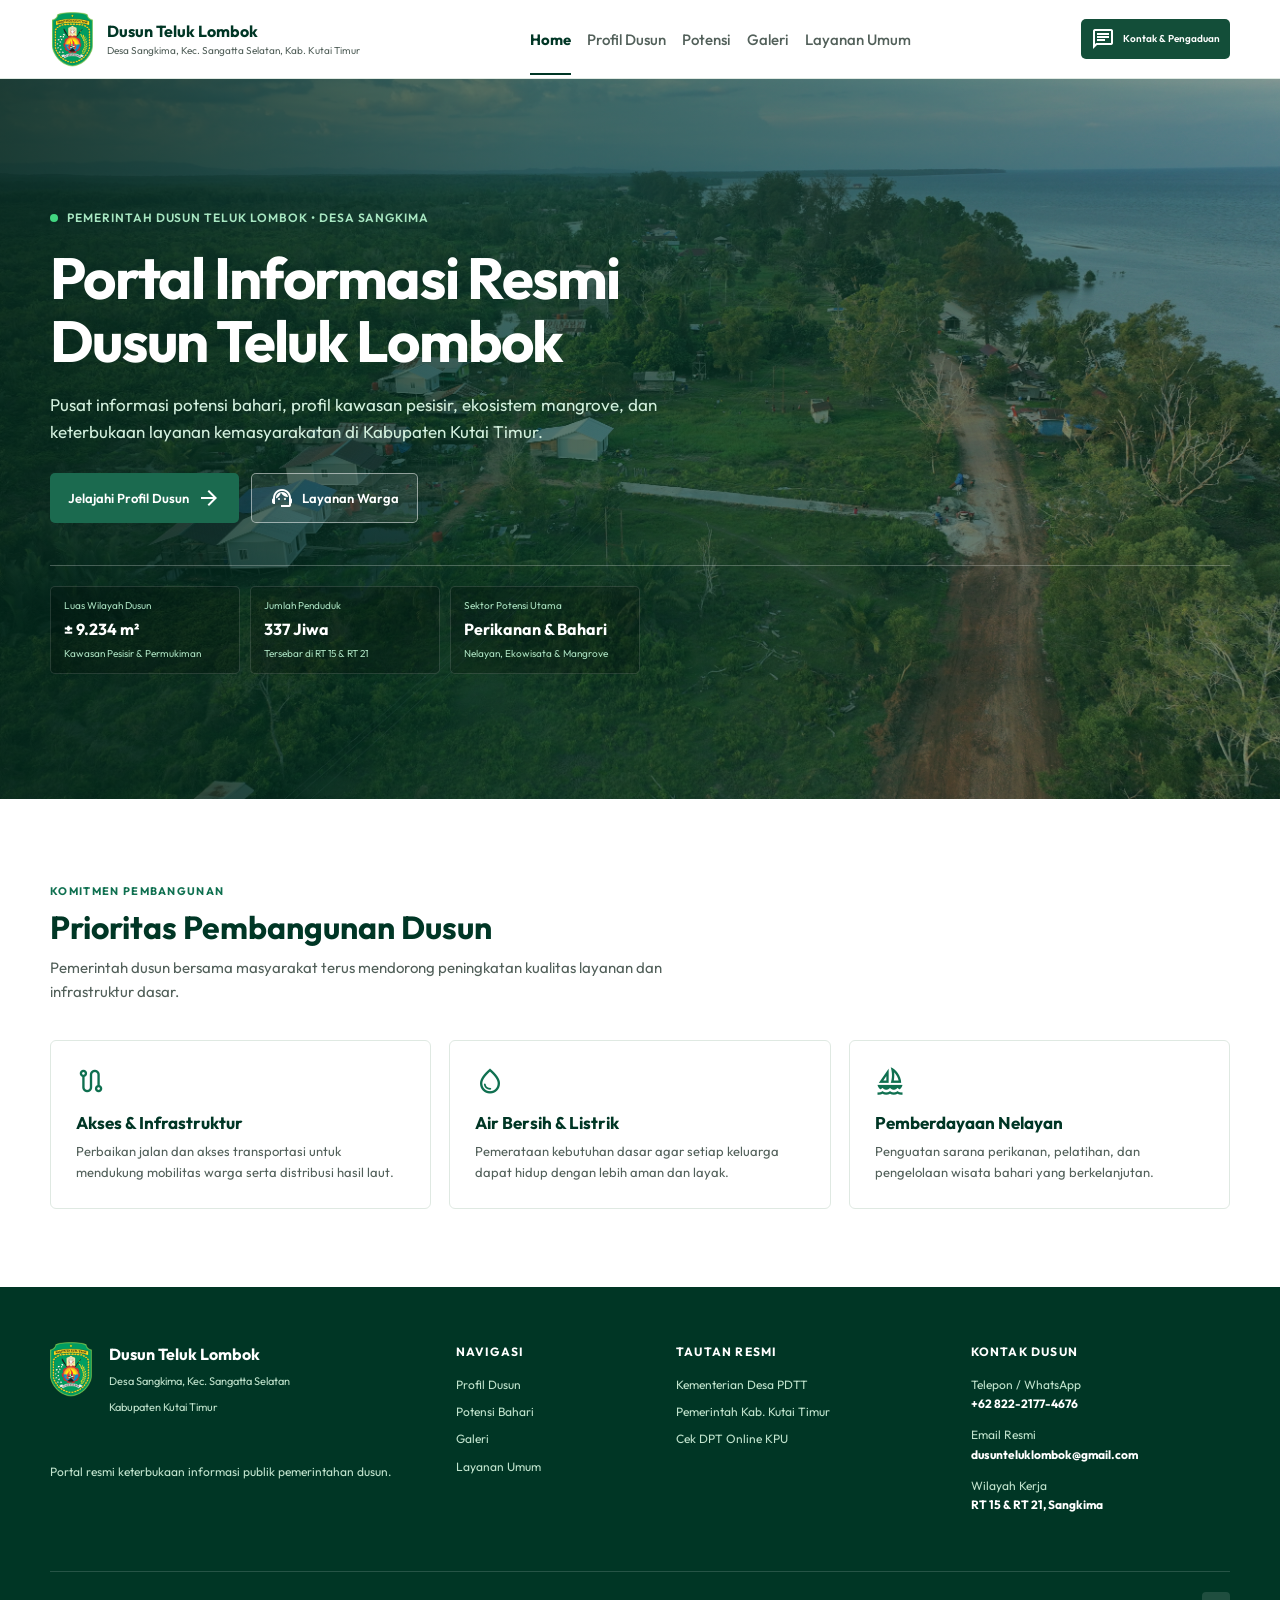
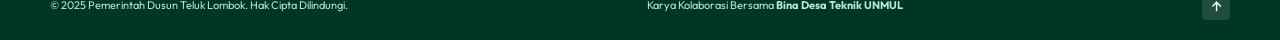
<file: index.html>
<!DOCTYPE html>
<html lang="id">

<head>
    <meta charset="UTF-8">
    <meta name="viewport" content="width=device-width, initial-scale=1.0">
    <title>Portal Resmi Dusun Teluk Lombok</title>
    <meta name="description"
        content="Portal resmi Pemerintah Dusun Teluk Lombok, Desa Sangkima, Kabupaten Kutai Timur.">
    <link rel="stylesheet" href="styles/home.css">
    <link rel="preconnect" href="https://fonts.googleapis.com">
    <link rel="preconnect" href="https://fonts.gstatic.com" crossorigin>
    <link href="https://fonts.googleapis.com/css2?family=Outfit:wght@300;400;500;600;700;800&display=swap"
        rel="stylesheet">
    <link rel="stylesheet" href="https://fonts.googleapis.com/css2?family=Material+Symbols+Outlined">
    <link rel="icon" type="image/x-icon" href="assets/LogKabupaten.png">
</head>

<body>
    <header id="header">
        <div class="container header-inner">
            <a class="brand" href="index.html#hero">
                <img src="assets/LogKabupaten.png" alt="Lambang Kabupaten Kutai Timur">
                <span><strong>Dusun Teluk Lombok</strong><small>Desa Sangkima, Kec. Sangatta Selatan, Kab. Kutai Timur</small></span>
            </a>
            <button class="hamburger" aria-label="Buka menu navigasi" aria-expanded="false">
                <span></span><span></span><span></span>
            </button>
            <nav>
                <ul class="nav-lists">
                    <li class="active"><a href="index.html#hero">Home</a></li>
                    <li><a href="views/profil-dusun.html">Profil Dusun</a></li>
                    <li><a href="views/potensi.html">Potensi</a></li>
                    <li><a href="views/galeri.html">Galeri</a></li>
                    <li><a href="views/layananumum.html">Layanan Umum</a></li>
                </ul>
            </nav>
            <a class="header-action" href="https://wa.me/6282261513928" target="_blank" rel="noopener">
                <span class="material-symbols-outlined">chat</span> Kontak &amp; Pengaduan
            </a>
        </div>
    </header>

    <main>
        <section id="hero" class="hero">
            <div class="hero-image"></div>
            <div class="hero-overlay"></div>
            <div class="container hero-content">
                <div class="eyebrow"><span></span> Pemerintah Dusun Teluk Lombok &bull; Desa Sangkima</div>
                <h1>Portal Informasi Resmi<br>Dusun Teluk Lombok</h1>
                <p>Pusat informasi potensi bahari, profil kawasan pesisir, ekosistem mangrove, dan keterbukaan layanan
                    kemasyarakatan di Kabupaten Kutai Timur.</p>
                <div class="hero-actions">
                    <a class="button button-primary" href="views/profil-dusun.html">Jelajahi Profil Dusun <span
                            class="material-symbols-outlined">arrow_forward</span></a>
                    <a class="button button-ghost" href="views/layananumum.html"><span class="material-symbols-outlined">support_agent</span>
                        Layanan Warga</a>
                </div>
                <div class="stats">
                    <div><small>Luas Wilayah Dusun</small><strong>&plusmn; 9.234 m&sup2;</strong><span>Kawasan Pesisir &amp;
                            Permukiman</span></div>
                    <div><small>Jumlah Penduduk</small><strong>337 Jiwa</strong><span>Tersebar di RT 15 &amp; RT 21</span></div>
                    <div><small>Sektor Potensi Utama</small><strong>Perikanan &amp; Bahari</strong><span>Nelayan, Ekowisata &amp;
                            Mangrove</span></div>
                </div>
            </div>
        </section>

        <section id="tantangan" class="section section-white">
            <div class="container">
                <div class="section-heading section-heading-wide">
                    <span class="label">Komitmen Pembangunan</span>
                    <h2>Prioritas Pembangunan Dusun</h2>
                    <p>Pemerintah dusun bersama masyarakat terus mendorong peningkatan kualitas layanan dan infrastruktur dasar.</p>
                </div>
                <div class="priority-grid">
                    <article><span class="material-symbols-outlined">route</span><h3>Akses &amp; Infrastruktur</h3><p>Perbaikan jalan dan akses transportasi untuk mendukung mobilitas warga serta distribusi hasil laut.</p></article>
                    <article><span class="material-symbols-outlined">water_drop</span><h3>Air Bersih &amp; Listrik</h3><p>Pemerataan kebutuhan dasar agar setiap keluarga dapat hidup dengan lebih aman dan layak.</p></article>
                    <article><span class="material-symbols-outlined">sailing</span><h3>Pemberdayaan Nelayan</h3><p>Penguatan sarana perikanan, pelatihan, dan pengelolaan wisata bahari yang berkelanjutan.</p></article>
                </div>
            </div>
        </section>
    </main>

    <footer>
        <div class="container footer-grid">
            <div class="footer-brand"><img src="assets/LogKabupaten.png" alt="Lambang Kabupaten Kutai Timur"><div><strong>Dusun Teluk Lombok</strong><small>Desa Sangkima, Kec. Sangatta Selatan<br>Kabupaten Kutai Timur</small></div><p>Portal resmi keterbukaan informasi publik pemerintahan dusun.</p></div>
            <div><h3>Navigasi</h3><a href="views/profil-dusun.html">Profil Dusun</a><a href="views/potensi.html">Potensi Bahari</a><a href="views/galeri.html">Galeri</a><a href="views/layananumum.html">Layanan Umum</a></div>
            <div><h3>Tautan Resmi</h3><a href="https://kemendesa.go.id" target="_blank" rel="noopener">Kementerian Desa PDTT</a><a href="https://kutaitimurkab.go.id" target="_blank" rel="noopener">Pemerintah Kab. Kutai Timur</a><a href="https://cekdptonline.kpu.go.id" target="_blank" rel="noopener">Cek DPT Online KPU</a></div>
            <div><h3>Kontak Dusun</h3><p>Telepon / WhatsApp<br><strong>+62 822-2177-4676</strong></p><p>Email Resmi<br><strong>dusunteluklombok@gmail.com</strong></p><p>Wilayah Kerja<br><strong>RT 15 &amp; RT 21, Sangkima</strong></p></div>
        </div>
        <div class="container footer-bottom"><span>© 2025 Pemerintah Dusun Teluk Lombok. Hak Cipta Dilindungi.</span><span>Karya Kolaborasi Bersama <strong>Bina Desa Teknik UNMUL</strong></span><a href="index.html#hero" aria-label="Kembali ke atas">↑</a></div>
    </footer>
    <button id="scrollToTop" class="scroll-to-top" aria-label="Kembali ke atas">↑</button>
    <script src="scripts/script.js"></script>
</body>

</html>
</file>
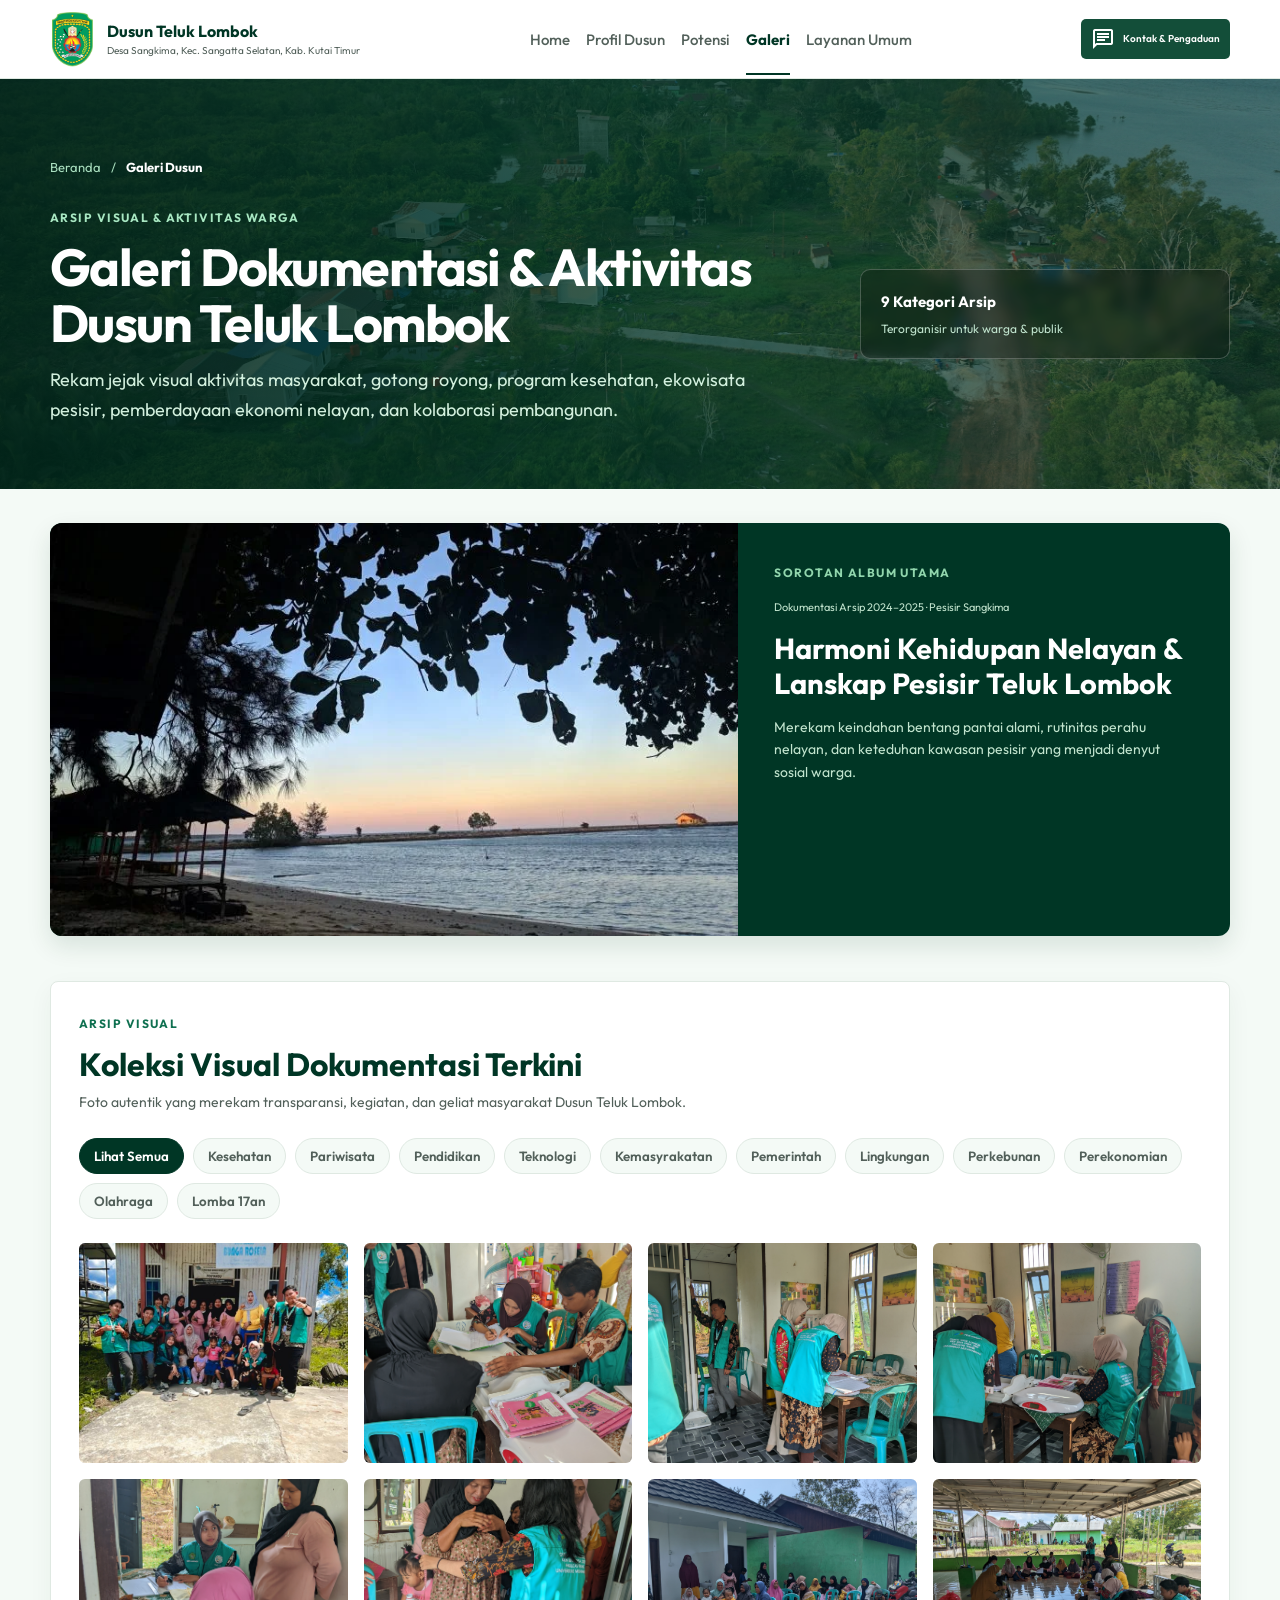
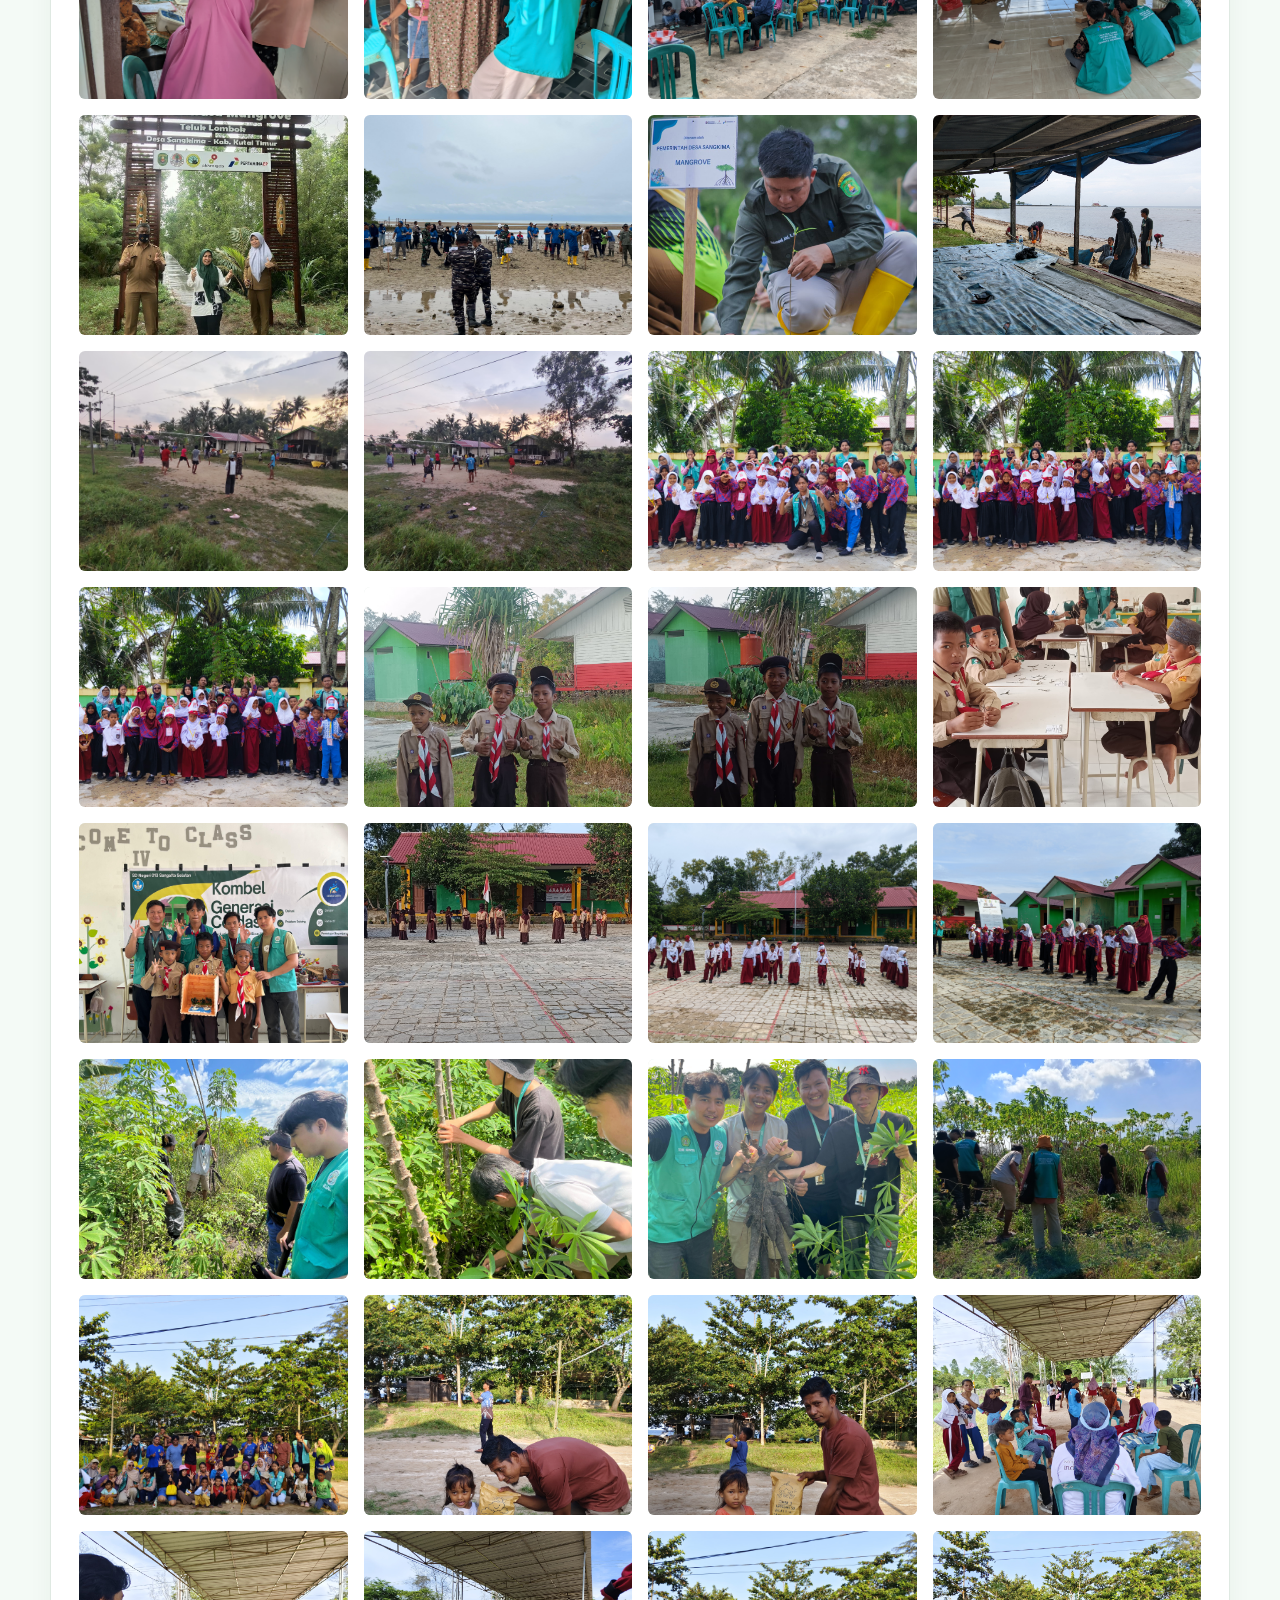
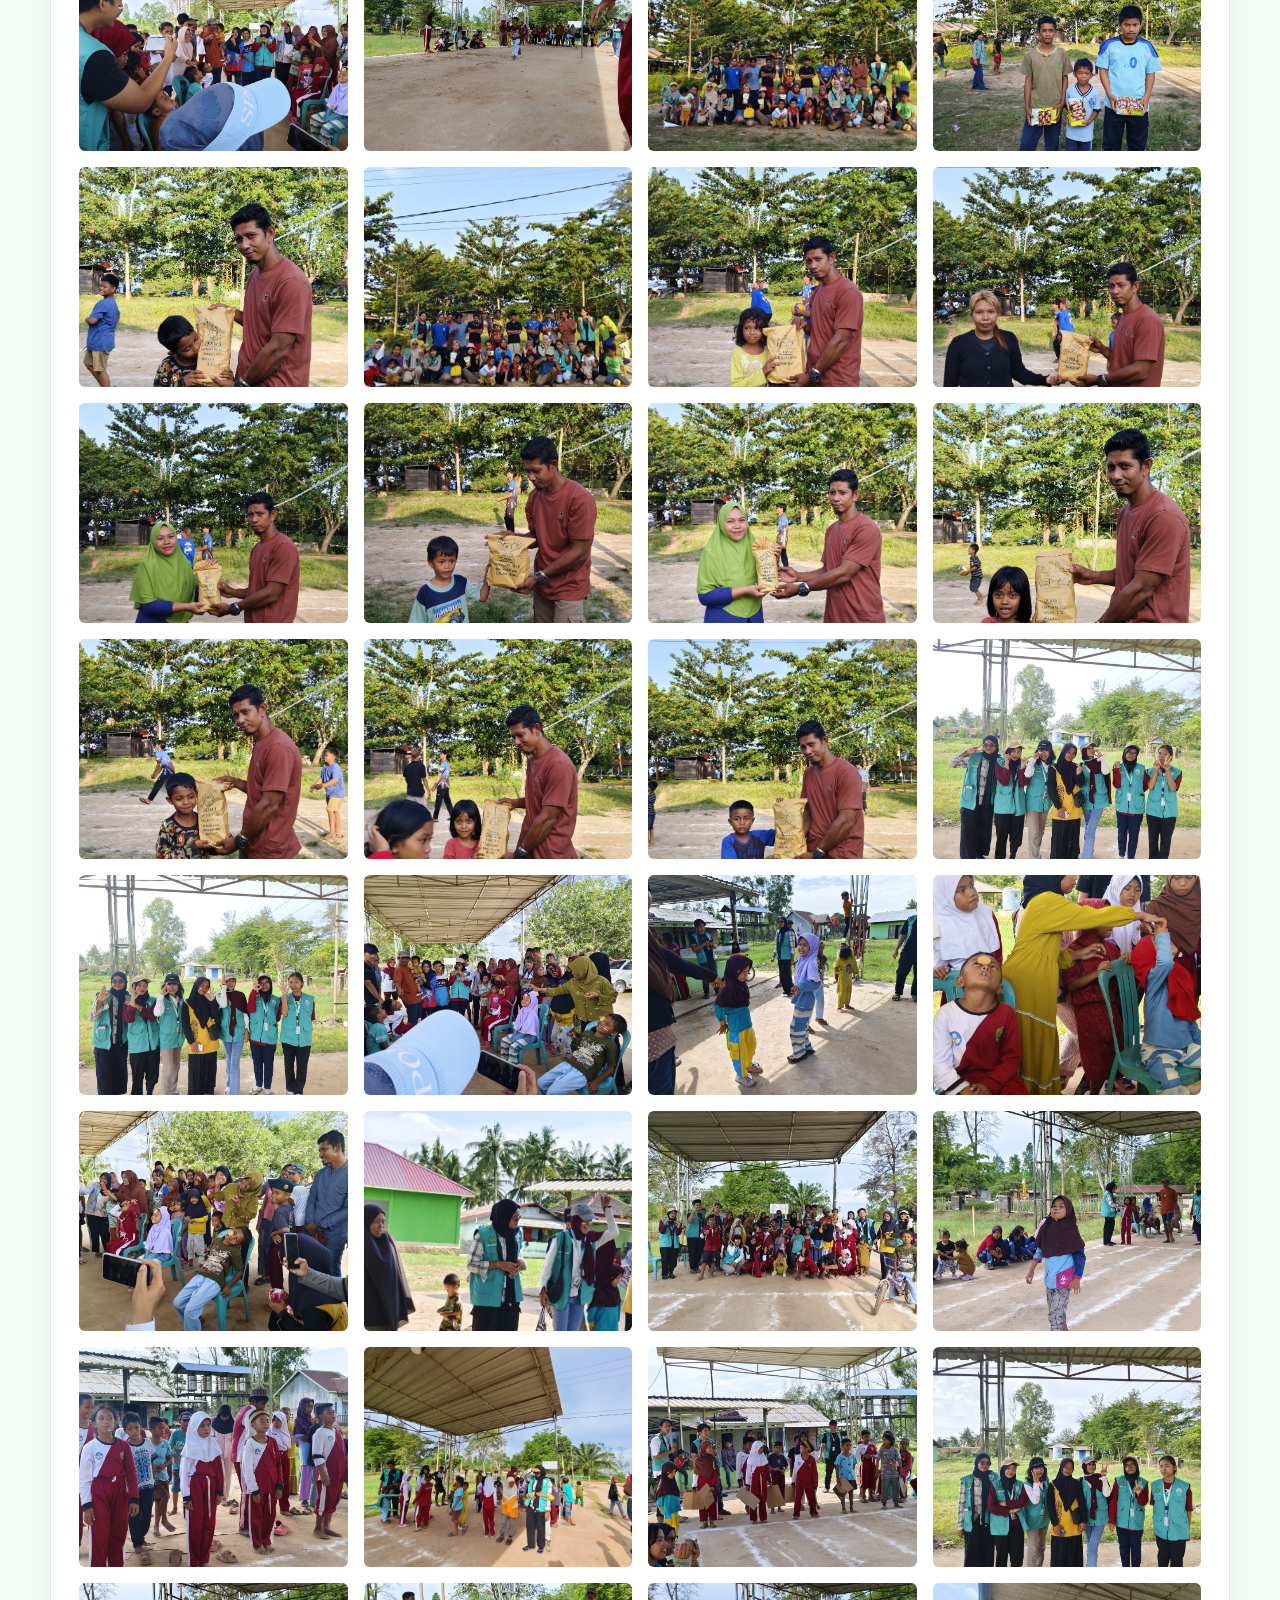
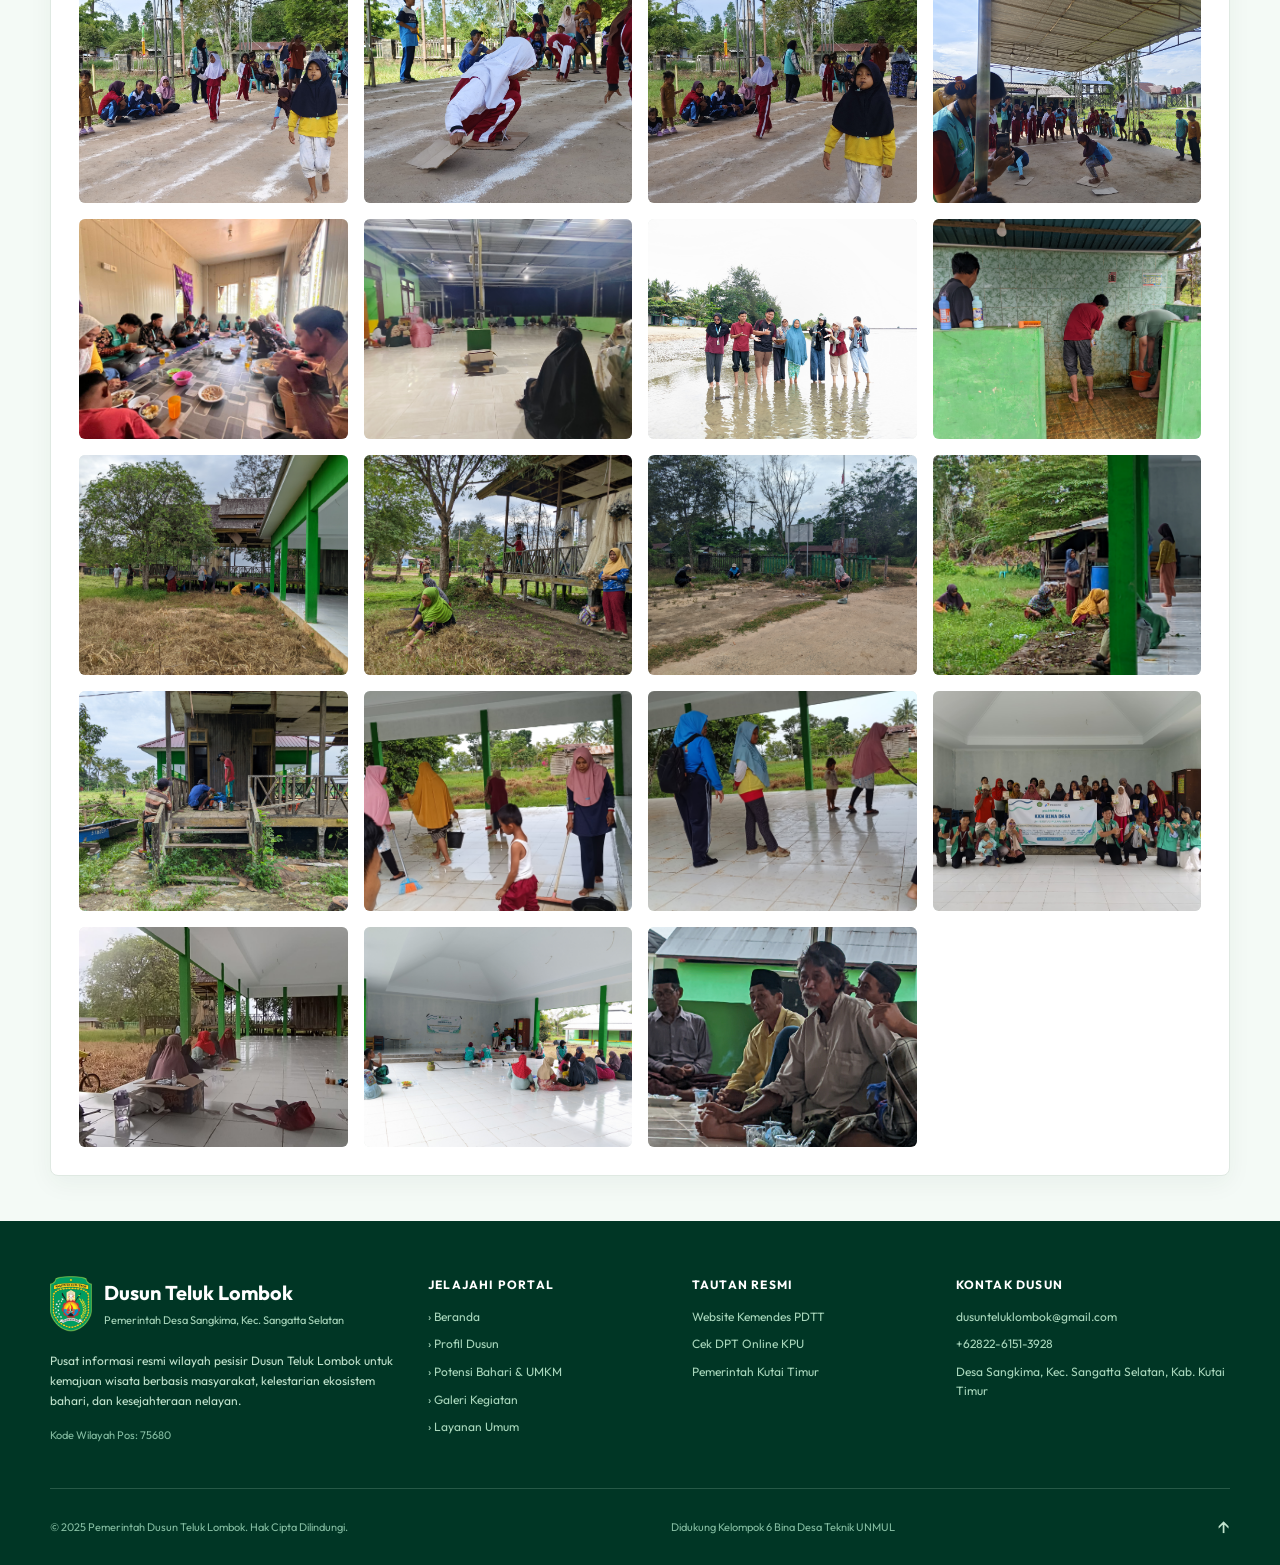
<file: views/galeri.html>
<!DOCTYPE html>
<html lang="id">

<head>
    <meta charset="UTF-8">
    <meta name="viewport" content="width=device-width, initial-scale=1.0">
    <title>Galeri | Website Dusun Teluk Lombok</title>
    <link rel="stylesheet" href="../styles/pages.css">
    <link rel="preconnect" href="https://fonts.googleapis.com">
    <link rel="preconnect" href="https://fonts.gstatic.com" crossorigin>
    <link href="https://fonts.googleapis.com/css2?family=Outfit:wght@700&display=swap" rel="stylesheet">
    <link rel="stylesheet" href="https://fonts.googleapis.com/css2?family=Material+Symbols+Outlined">
    <link rel="icon" type="image/x-icon" href="../assets/LogKabupaten.png">
    <link rel="stylesheet" href="https://cdnjs.cloudflare.com/ajax/libs/font-awesome/5.15.4/css/all.min.css">
</head>

<body class="galeri-page">
    <div class="background-container">
        <header id="header" class="site-header">
            <div class="container header-inner">
            <a class="brand" href="../index.html">
                <img src="../assets/LogKabupaten.png" alt="Lambang Kabupaten Kutai Timur">
                <span><strong>Dusun Teluk Lombok</strong><small>Desa Sangkima, Kec. Sangatta Selatan, Kab. Kutai Timur</small></span>
            </a>
            <button class="hamburger">
                <span></span>
                <span></span>
                <span></span>
            </button>
            <nav>
                <ul class="nav-lists">
                    <li><a href="../index.html">Home</a></li>
                    <li><a href="profil-dusun.html">Profil Dusun</a></li>
                    <li><a href="potensi.html">Potensi</a></li>
                    <li class="active"><a href="galeri.html">Galeri</a></li>
                    <li><a href="layananumum.html">Layanan Umum</a></li>
                </ul>
            </nav>
            <a class="header-action" href="https://wa.me/6282261513928" target="_blank" rel="noopener"><span class="material-symbols-outlined">chat</span> Kontak &amp; Pengaduan</a>
            </div>
        </header>
        <main>
            <section id="galeri" class="page-hero gallery-hero">
                <div class="breadcrumb"><a href="../index.html">Beranda</a><span>/</span><strong>Galeri Dusun</strong></div>
                <div class="gallery-hero-grid"><div><span class="page-label">Arsip Visual &amp; Aktivitas Warga</span>
                    <h1>Galeri Dokumentasi &amp; Aktivitas Dusun Teluk Lombok</h1>
                    <p>Rekam jejak visual aktivitas masyarakat, gotong royong, program kesehatan, ekowisata pesisir,
                        pemberdayaan ekonomi nelayan, dan kolaborasi pembangunan.</p></div>
                    <div class="gallery-count"><b>9 Kategori Arsip</b><span>Terorganisir untuk warga &amp; publik</span></div></div>
            </section>
            <section class="featured-gallery"><div class="featured-image"><img src="../assets/galeri/Pantai-Teluk-Lombok.jpg" alt="Pantai Teluk Lombok"></div><div><span class="page-label">Sorotan Album Utama</span><small>Dokumentasi Arsip 2024–2025 · Pesisir Sangkima</small><h2>Harmoni Kehidupan Nelayan &amp; Lanskap Pesisir Teluk Lombok</h2><p>Merekam keindahan bentang pantai alami, rutinitas perahu nelayan, dan keteduhan kawasan pesisir yang menjadi denyut sosial warga.</p></div></section>
            <section class="gallery">
                <div class="section-heading">
                    <span class="page-label">Arsip Visual</span>
                    <h2>Koleksi Visual Dokumentasi Terkini</h2>
                    <p>Foto autentik yang merekam transparansi, kegiatan, dan geliat masyarakat Dusun Teluk Lombok.</p>
                </div>
                <div class="gallery-filter">
                    <button class="filter-btn active" data-category="all">Lihat Semua</button>
                    <button class="filter-btn" data-category="Kesehatan">Kesehatan</button>
                    <button class="filter-btn" data-category="Pariwisata">Pariwisata</button>
                    <button class="filter-btn" data-category="Pendidikan">Pendidikan</button>
                    <button class="filter-btn" data-category="Teknologi">Teknologi</button>
                    <button class="filter-btn" data-category="Kemasyrakatan">Kemasyrakatan</button>
                    <button class="filter-btn" data-category="Pemerintah">Pemerintah</button>
                    <button class="filter-btn" data-category="Lingkungan">Lingkungan</button>
                    <button class="filter-btn" data-category="Perkebunan">Perkebunan</button>
                    <button class="filter-btn" data-category="Perekonomian">Perekonomian</button>
                    <button class="filter-btn" data-category="Olahraga">Olahraga</button>
                    <button class="filter-btn" data-category="Lomba 17an">Lomba 17an</button>
                </div>
                <div class="gallery-grid" id="gallery-grid">
                    <!-- Images will be dynamically inserted here -->
                </div>
            </section>
        </main>
       <footer id="pengaduan-kontak"><div class="footer-content"><div class="footer-identity"><div class="footer-brand"><img src="../assets/LogKabupaten.png" alt="Lambang Kabupaten Kutai Timur"><div><strong>Dusun Teluk Lombok</strong><span>Pemerintah Desa Sangkima, Kec. Sangatta Selatan</span></div></div><p>Pusat informasi resmi wilayah pesisir Dusun Teluk Lombok untuk kemajuan wisata berbasis masyarakat, kelestarian ekosistem bahari, dan kesejahteraan nelayan.</p><small>Kode Wilayah Pos: 75680</small></div><div class="footer-section"><h3>Jelajahi Portal</h3><a href="../index.html">› Beranda</a><a href="../views/profil-dusun.html">› Profil Dusun</a><a href="../views/potensi.html">› Potensi Bahari &amp; UMKM</a><a href="../views/galeri.html">› Galeri Kegiatan</a><a href="../views/layananumum.html">› Layanan Umum</a></div><div class="footer-section"><h3>Tautan Resmi</h3><a href="https://kemendesa.go.id" target="_blank" rel="noopener">Website Kemendes PDTT</a><a href="https://cekdptonline.kpu.go.id" target="_blank" rel="noopener">Cek DPT Online KPU</a><a href="https://kutaitimurkab.go.id" target="_blank" rel="noopener">Pemerintah Kutai Timur</a></div><div class="footer-section"><h3>Kontak Dusun</h3><p>dusunteluklombok@gmail.com</p><p>+62822-6151-3928</p><p>Desa Sangkima, Kec. Sangatta Selatan, Kab. Kutai Timur</p></div></div><div class="footer-bottom"><p>© 2025 Pemerintah Dusun Teluk Lombok. Hak Cipta Dilindungi.</p><span>Didukung Kelompok 6 Bina Desa Teknik UNMUL</span><a href="#" title="Kembali ke atas">↑</a></div></footer>
    </div>
    <button id="scrollToTop" class="scroll-to-top">↑</button>
    <script src="../scripts/script.js"></script>
</body>

</html>
</file>
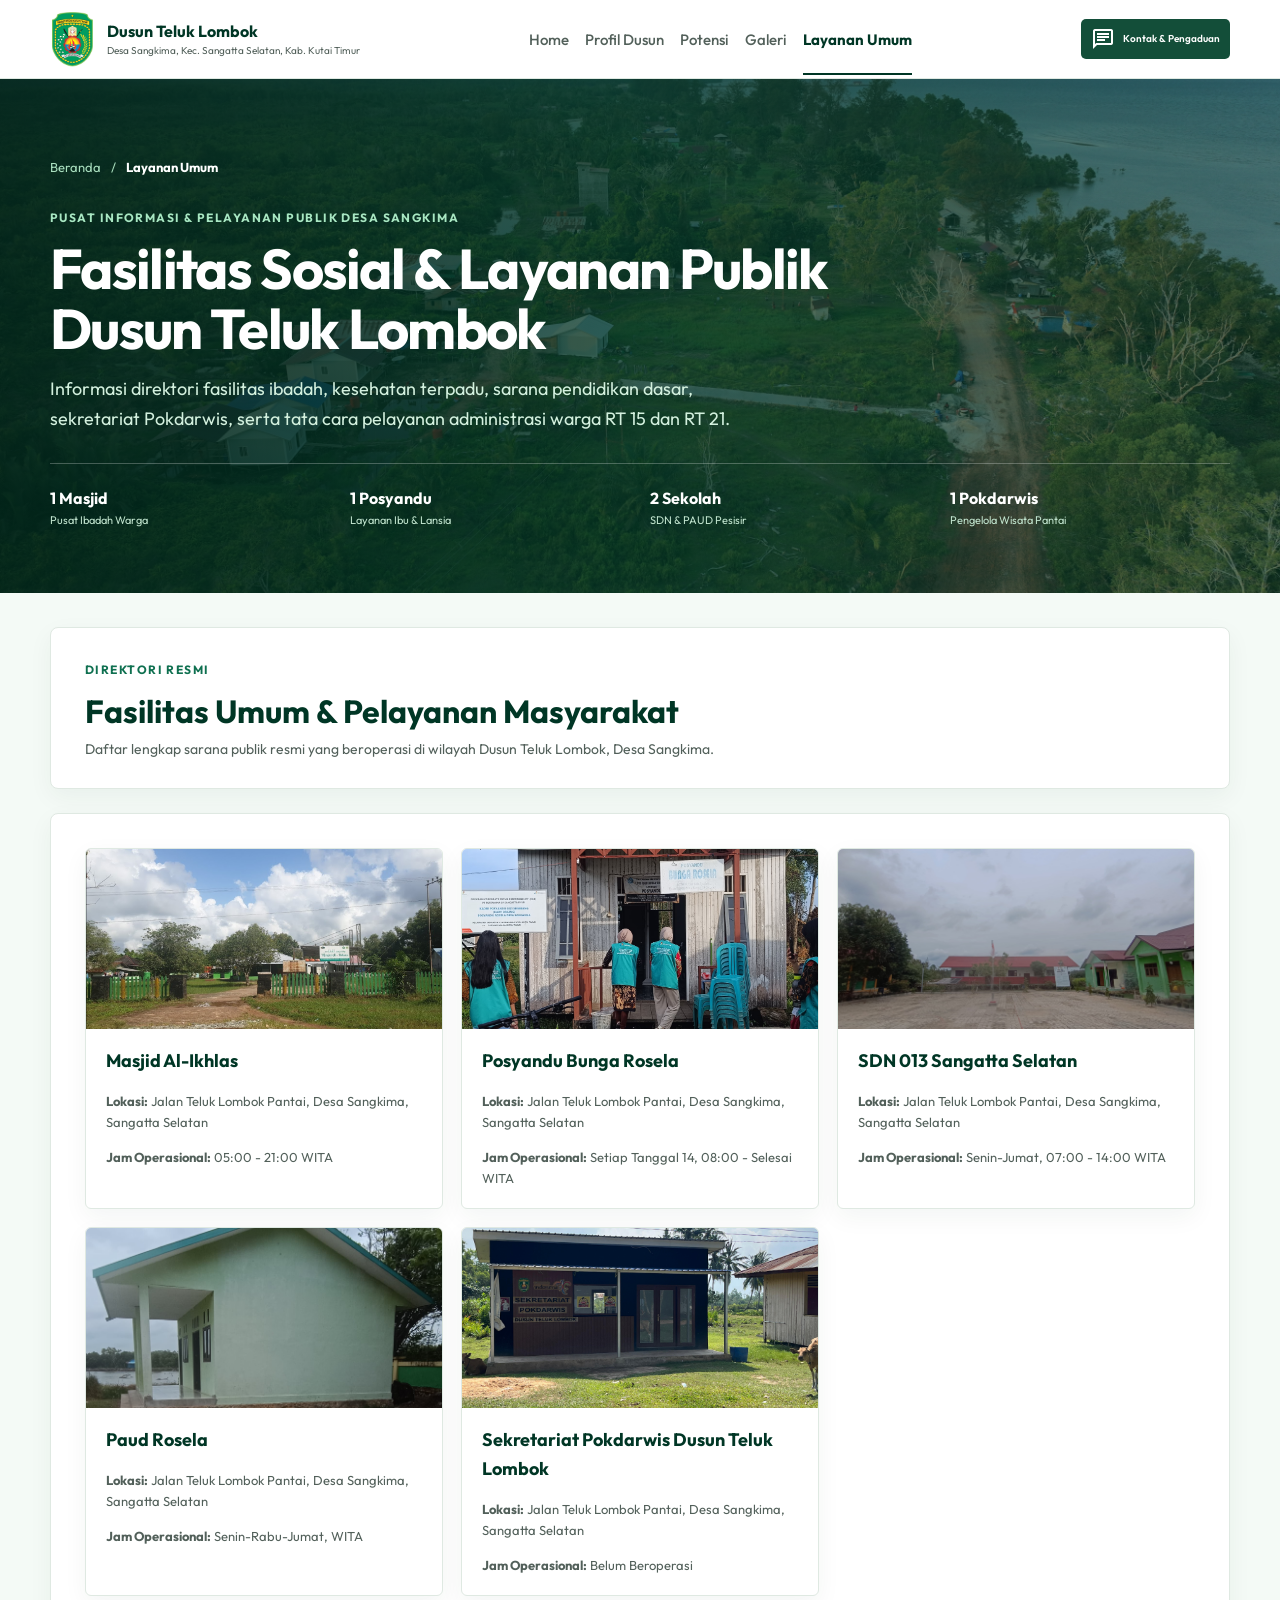
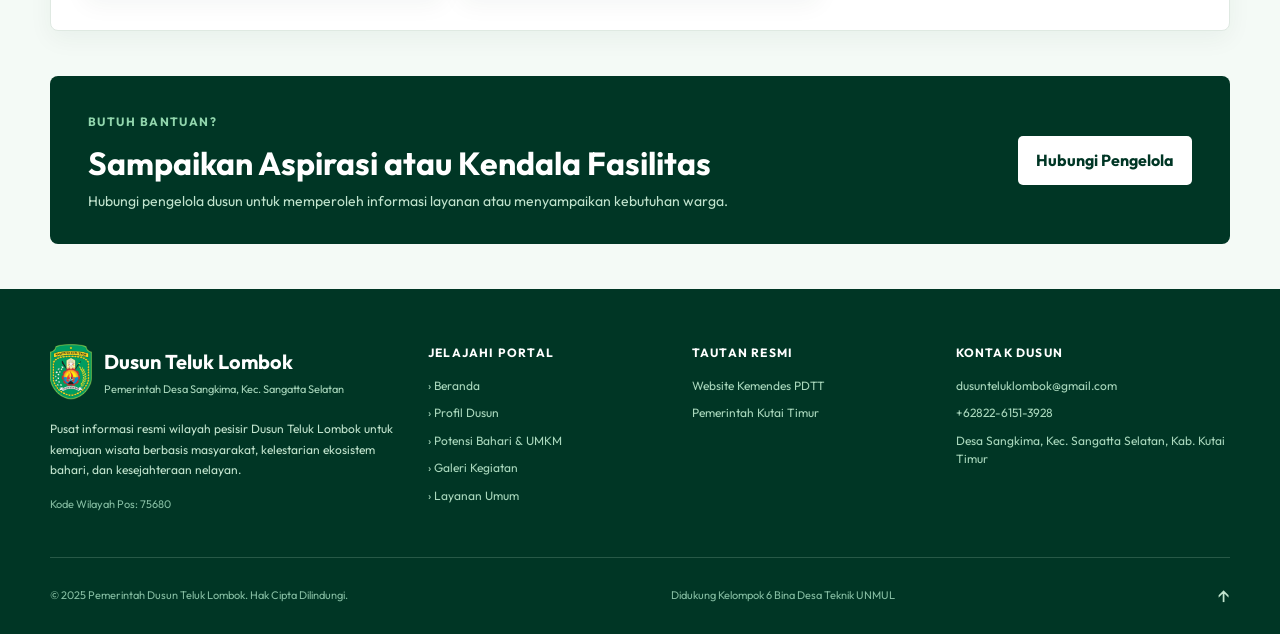
<file: views/layananumum.html>
<!DOCTYPE html>
<html lang="id">

<head>
    <meta charset="UTF-8">
    <meta name="viewport" content="width=device-width, initial-scale=1.0">
    <title>Layanan Umum | Website Dusun Teluk Lombok</title>
    <meta name="description" content="Layanan Umum Dusun">
    <meta name="keywords" content="Dusun Teluk Lombok">
    <link rel="stylesheet" href="../styles/pages.css">
    <link rel="preconnect" href="https://fonts.googleapis.com">
    <link rel="preconnect" href="https://fonts.gstatic.com" crossorigin>
    <link href="https://fonts.googleapis.com/css2?family=Outfit:wght@700&display=swap" rel="stylesheet">
    <link rel="stylesheet" href="https://fonts.googleapis.com/css2?family=Material+Symbols+Outlined">
    <link rel="icon" type="image/x-icon" href="../assets/LogKabupaten.png">
    <link rel="stylesheet" href="https://cdnjs.cloudflare.com/ajax/libs/font-awesome/5.15.4/css/all.min.css">
</head>

<body class="layanan-page">
    <div class="background-container">
        <header id="header" class="site-header">
            <div class="container header-inner">
            <a class="brand" href="../index.html">
                <img src="../assets/LogKabupaten.png" alt="Lambang Kabupaten Kutai Timur">
                <span><strong>Dusun Teluk Lombok</strong><small>Desa Sangkima, Kec. Sangatta Selatan, Kab. Kutai Timur</small></span>
            </a>
            <button class="hamburger">
                <span></span>
                <span></span>
                <span></span>
            </button>
            <nav>
                <ul class="nav-lists">
                    <li><a href="../index.html">Home</a></li>
                    <li><a href="profil-dusun.html">Profil Dusun</a></li>
                    <li><a href="potensi.html">Potensi</a></li>
                    <li><a href="galeri.html">Galeri</a></li>
                    <li class="active"><a href="layananumum.html">Layanan Umum</a></li>
                </ul>
            </nav>
            <a class="header-action" href="https://wa.me/6282261513928" target="_blank" rel="noopener"><span class="material-symbols-outlined">chat</span> Kontak &amp; Pengaduan</a>
            </div>
        </header>
        <main>
            <section id="informasi" class="page-hero service-hero">
                <div class="breadcrumb"><a href="../index.html">Beranda</a><span>/</span><strong>Layanan Umum</strong></div>
                <span class="page-label">Pusat Informasi &amp; Pelayanan Publik Desa Sangkima</span>
                <h1>Fasilitas Sosial &amp; Layanan Publik Dusun Teluk Lombok</h1>
                <p>Informasi direktori fasilitas ibadah, kesehatan terpadu, sarana pendidikan dasar, sekretariat Pokdarwis,
                    serta tata cara pelayanan administrasi warga RT 15 dan RT 21.</p>
                <div class="service-highlights"><div><b>1 Masjid</b><span>Pusat Ibadah Warga</span></div><div><b>1 Posyandu</b><span>Layanan Ibu &amp; Lansia</span></div><div><b>2 Sekolah</b><span>SDN &amp; PAUD Pesisir</span></div><div><b>1 Pokdarwis</b><span>Pengelola Wisata Pantai</span></div></div>
            </section>
            <section class="service-intro">
                <span class="page-label">Direktori Resmi</span>
                <h2>Fasilitas Umum &amp; Pelayanan Masyarakat</h2>
                <p>Daftar lengkap sarana publik resmi yang beroperasi di wilayah Dusun Teluk Lombok, Desa Sangkima.</p>
            </section>
            <section class="services-container">
                <div class="service-card">
                    <img src="../assets/Masjid.png" alt="Masjid Al-Ikhlas">
                    <h3>Masjid Al-Ikhlas</h3>
                    <p><strong>Lokasi:</strong> Jalan Teluk Lombok Pantai, Desa Sangkima, Sangatta Selatan</p>
                    <p><strong>Jam Operasional:</strong> 05:00 - 21:00 WITA</p>
                </div>
                <div class="service-card">
                    <img src="../assets/Posyandu .jpg" alt="Posyandu Bunga Rosela">
                    <h3>Posyandu Bunga Rosela</h3>
                    <p><strong>Lokasi:</strong> Jalan Teluk Lombok Pantai, Desa Sangkima, Sangatta Selatan</p>
                    <p><strong>Jam Operasional:</strong> Setiap Tanggal 14, 08:00 - Selesai WITA</p>
                </div>
                <div class="service-card">
                    <img src="../assets/SDN 013 Sangatta Selatan.jpg" alt="SDN 013 Teluk Lombok">
                    <h3>SDN 013 Sangatta Selatan</h3>
                    <p><strong>Lokasi:</strong> Jalan Teluk Lombok Pantai, Desa Sangkima, Sangatta Selatan</p>
                    <p><strong>Jam Operasional:</strong> Senin-Jumat, 07:00 - 14:00 WITA</p>
                </div>
                <div class="service-card">
                    <img src="../assets/PAUD ROSELA.jpg" alt="PAUD ROSELA">
                    <h3>Paud Rosela</h3>
                    <p><strong>Lokasi:</strong> Jalan Teluk Lombok Pantai, Desa Sangkima, Sangatta Selatan</p>
                    <p><strong>Jam Operasional:</strong> Senin-Rabu-Jumat, WITA</p>
                </div>
                <div class="service-card">
                    <img src="../assets/Sekretariat.jpg" alt="Sekretariat Dusun">
                    <h3>Sekretariat Pokdarwis Dusun Teluk Lombok</h3>
                    <p><strong>Lokasi:</strong> Jalan Teluk Lombok Pantai, Desa Sangkima, Sangatta Selatan</p>
                    <p><strong>Jam Operasional:</strong> Belum Beroperasi</p>
                </div>
            </section>
            <section class="service-cta">
                <div>
                    <span class="page-label">Butuh Bantuan?</span>
                    <h2>Sampaikan Aspirasi atau Kendala Fasilitas</h2>
                    <p>Hubungi pengelola dusun untuk memperoleh informasi layanan atau menyampaikan kebutuhan warga.</p>
                </div>
                <a href="mailto:dusunteluklombok@gmail.com">Hubungi Pengelola</a>
            </section>
        </main>
    </div>
       <footer id="pengaduan-kontak"><div class="footer-content"><div class="footer-identity"><div class="footer-brand"><img src="../assets/LogKabupaten.png" alt="Lambang Kabupaten Kutai Timur"><div><strong>Dusun Teluk Lombok</strong><span>Pemerintah Desa Sangkima, Kec. Sangatta Selatan</span></div></div><p>Pusat informasi resmi wilayah pesisir Dusun Teluk Lombok untuk kemajuan wisata berbasis masyarakat, kelestarian ekosistem bahari, dan kesejahteraan nelayan.</p><small>Kode Wilayah Pos: 75680</small></div><div class="footer-section"><h3>Jelajahi Portal</h3><a href="../index.html">› Beranda</a><a href="../views/profil-dusun.html">› Profil Dusun</a><a href="../views/potensi.html">› Potensi Bahari &amp; UMKM</a><a href="../views/galeri.html">› Galeri Kegiatan</a><a href="../views/layananumum.html">› Layanan Umum</a></div><div class="footer-section"><h3>Tautan Resmi</h3><a href="https://kemendesa.go.id" target="_blank" rel="noopener">Website Kemendes PDTT</a><a href="https://cekdptonline.kpu.go.id" target="_blank" rel="noopener">Pemerintah Kutai Timur</a></div><div class="footer-section"><h3>Kontak Dusun</h3><p>dusunteluklombok@gmail.com</p><p>+62822-6151-3928</p><p>Desa Sangkima, Kec. Sangatta Selatan, Kab. Kutai Timur</p></div></div><div class="footer-bottom"><p>© 2025 Pemerintah Dusun Teluk Lombok. Hak Cipta Dilindungi.</p><span>Didukung Kelompok 6 Bina Desa Teknik UNMUL</span><a href="#" title="Kembali ke atas">↑</a></div></footer>
    <script src="../scripts/script.js"></script>
</body>

</html>
</file>
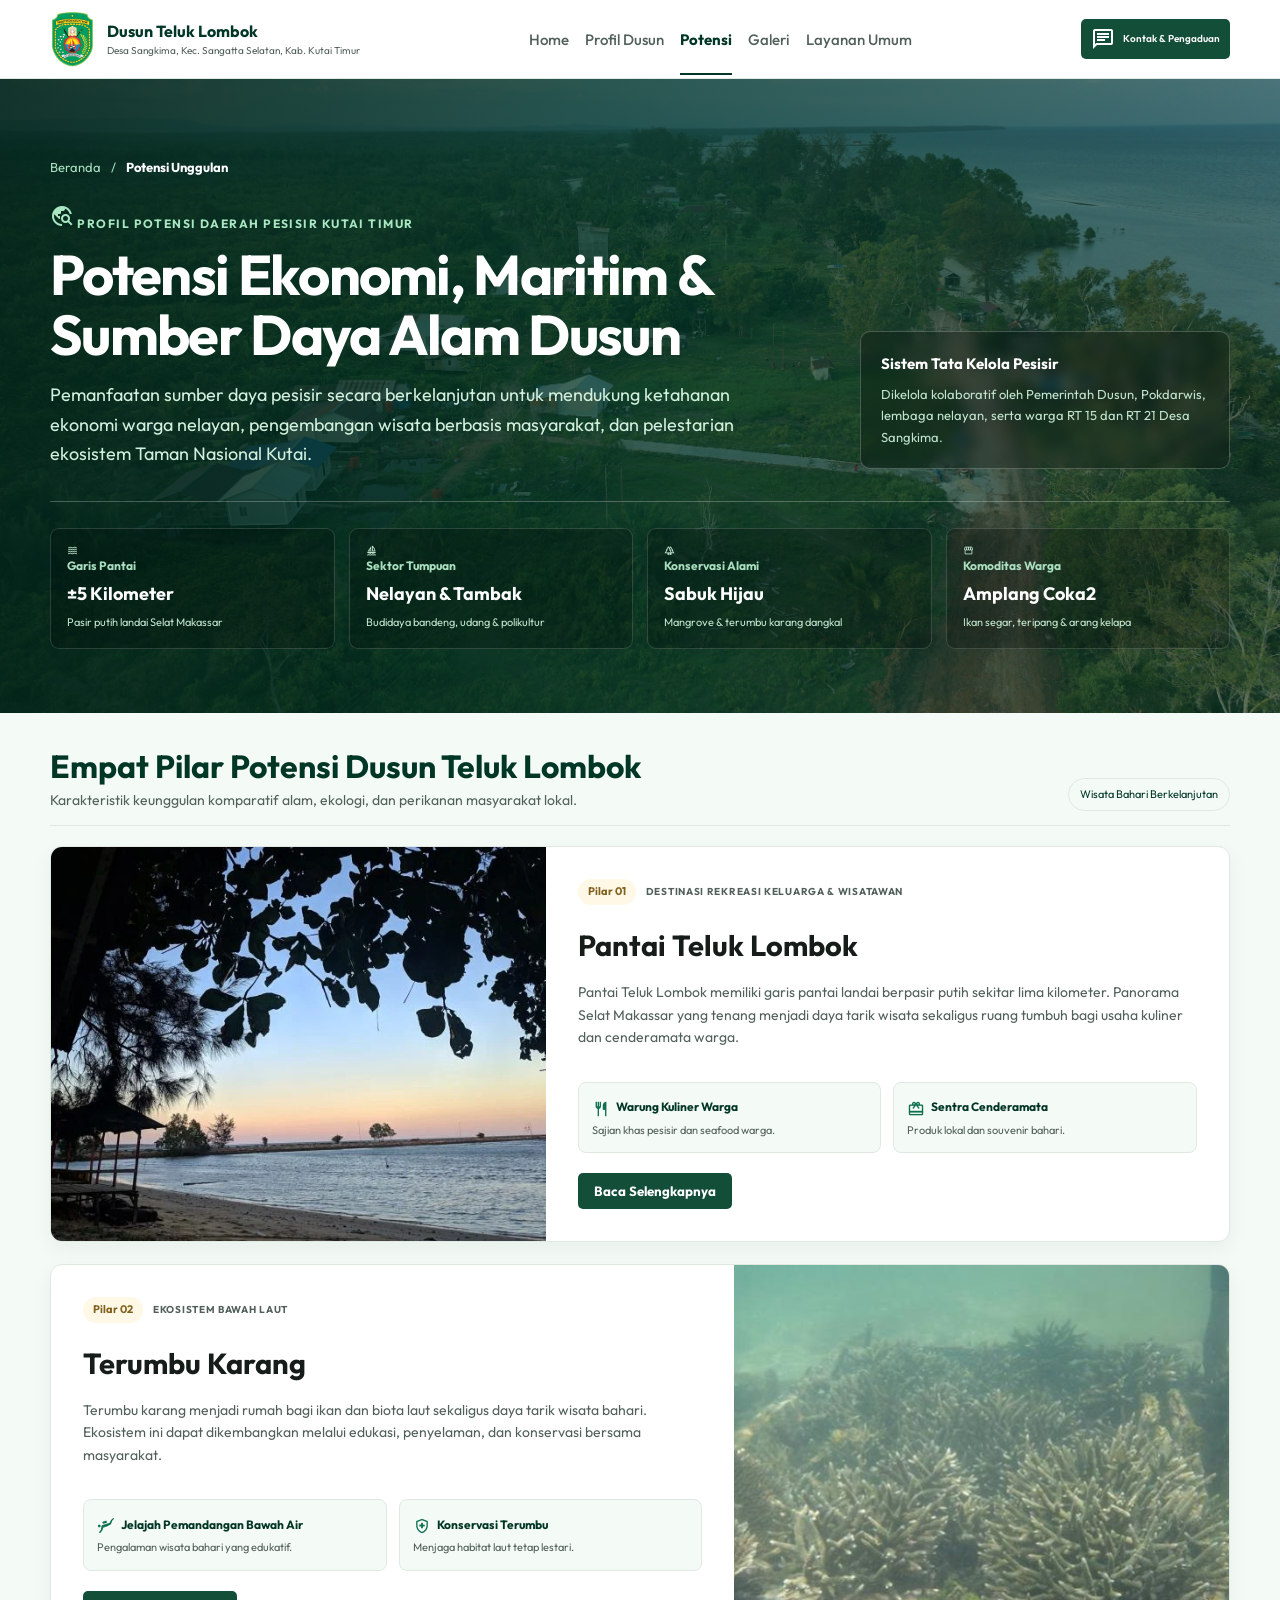
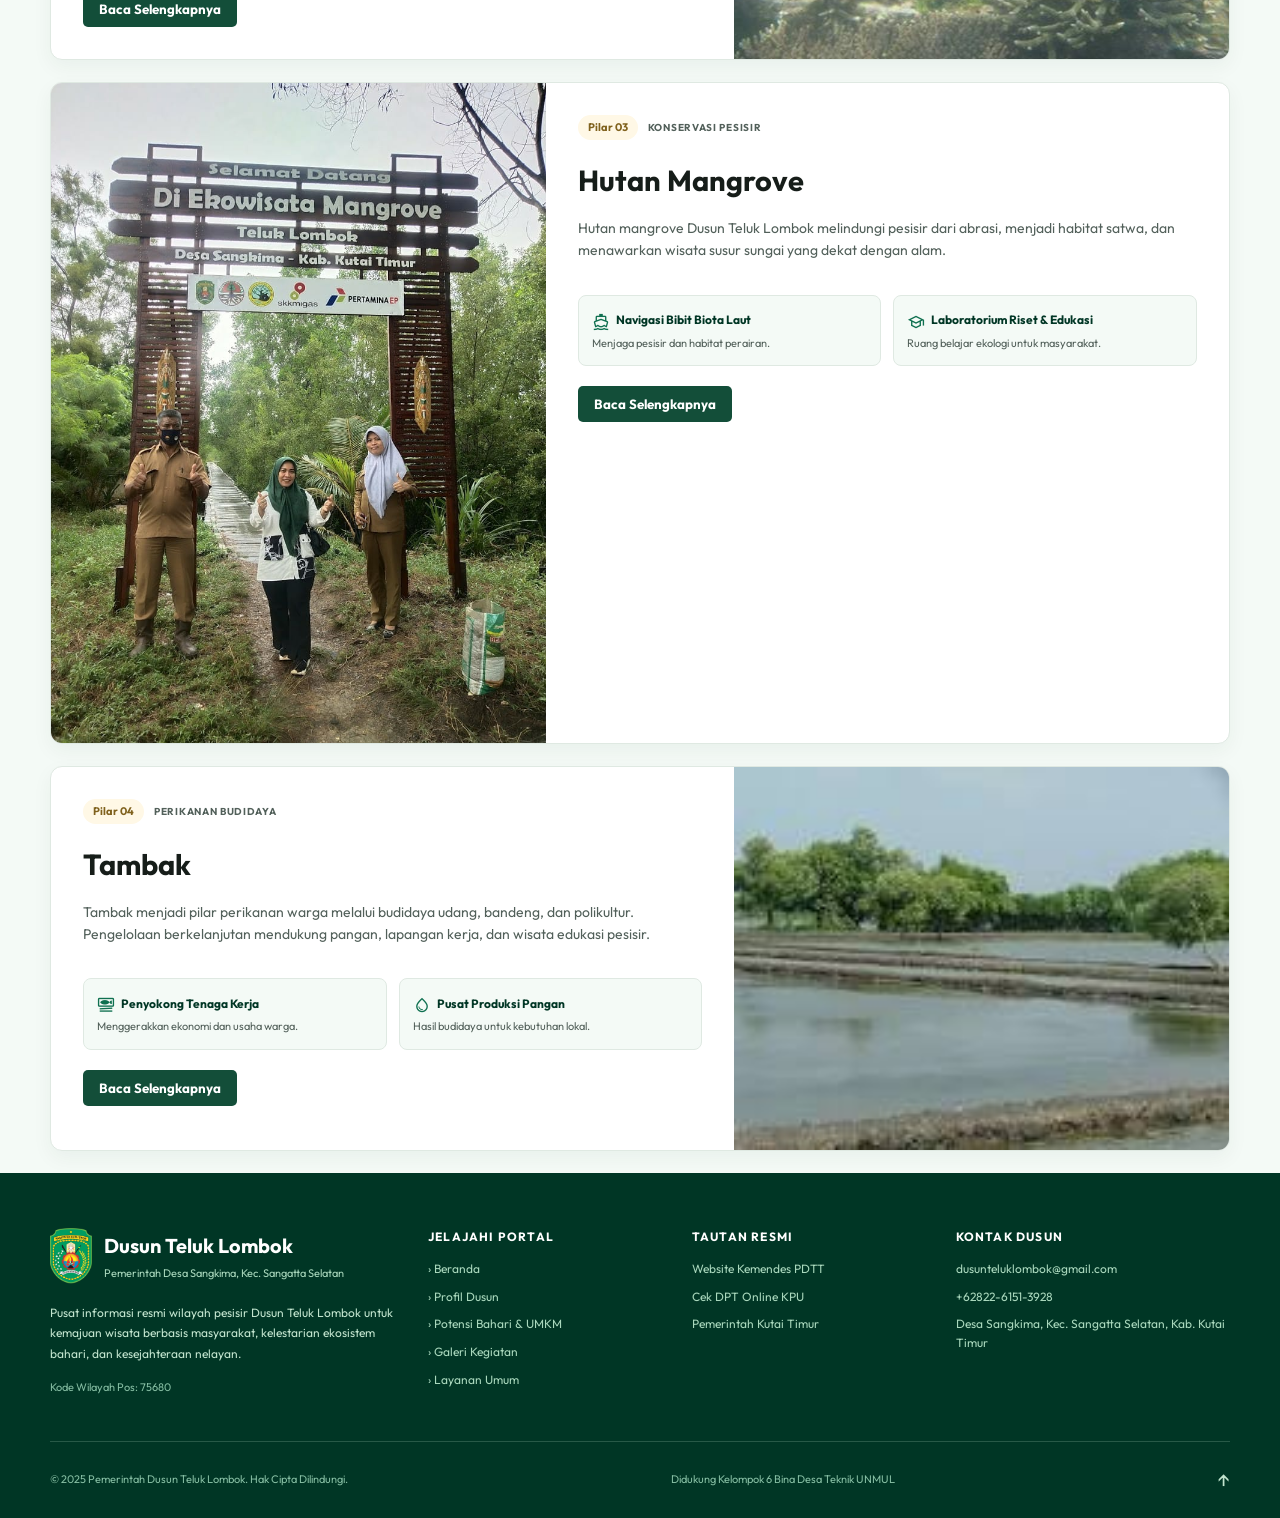
<file: views/potensi.html>
<!DOCTYPE html>
<html lang="id">

<head>
    <meta charset="UTF-8">
    <meta name="viewport" content="width=device-width, initial-scale=1.0">
    <title>Potensi | Website Dusun Teluk Lombok</title>
    <meta name="description" content="Potensi Dusun">
    <meta name="keywords" content="Dusun Teluk Lombok">
    <link rel="stylesheet" href="../styles/potensi.css">
    <link rel="preconnect" href="https://fonts.googleapis.com">
    <link rel="preconnect" href="https://fonts.gstatic.com" crossorigin>
    <link href="https://fonts.googleapis.com/css2?family=Outfit:wght@500;700&display=swap" rel="stylesheet">
    <link rel="stylesheet" href="https://fonts.googleapis.com/css2?family=Material+Symbols+Outlined">
    <link rel="icon" type="image/x-icon" href="../assets/LogKabupaten.png">
    <link rel="stylesheet" href="https://cdnjs.cloudflare.com/ajax/libs/font-awesome/5.15.4/css/all.min.css">
</head>

<body class="potensi-page">
    <div class="background-container">
        <header id="header" class="site-header">
            <div class="container header-inner">
            <a class="brand" href="../index.html">
                <img src="../assets/LogKabupaten.png" alt="Lambang Kabupaten Kutai Timur">
                <span><strong>Dusun Teluk Lombok</strong><small>Desa Sangkima, Kec. Sangatta Selatan, Kab. Kutai Timur</small></span>
            </a>
            <button class="hamburger">
                <span></span>
                <span></span>
                <span></span>
            </button>
            <nav>
                <ul class="nav-lists">
                    <li><a href="../index.html">Home</a></li>
                    <li><a href="profil-dusun.html">Profil Dusun</a></li>
                    <li class="active"><a href="potensi.html">Potensi</a></li>
                    <li><a href="galeri.html">Galeri</a></li>
                    <li><a href="layananumum.html">Layanan Umum</a></li>
                </ul>
            </nav>
            <a class="header-action" href="https://wa.me/6282261513928" target="_blank" rel="noopener"><span class="material-symbols-outlined">chat</span> Kontak &amp; Pengaduan</a>
            </div>
        </header>
        <main>
            <section id="potensi" class="page-hero potential-hero">
                <div class="breadcrumb"><a href="../index.html">Beranda</a><span>/</span><strong>Potensi Unggulan</strong></div>
                <div class="potential-hero-grid">
                    <div><span class="page-label"><span class="material-symbols-outlined">travel_explore</span> Profil Potensi Daerah Pesisir Kutai Timur</span>
                        <h1>Potensi Ekonomi, Maritim &amp; Sumber Daya Alam Dusun</h1>
                        <p>Pemanfaatan sumber daya pesisir secara berkelanjutan untuk mendukung ketahanan ekonomi warga
                            nelayan, pengembangan wisata berbasis masyarakat, dan pelestarian ekosistem Taman Nasional
                            Kutai.</p></div>
                    <div class="potential-summary"><b>Sistem Tata Kelola Pesisir</b><p>Dikelola kolaboratif oleh Pemerintah Dusun,
                        Pokdarwis, lembaga nelayan, serta warga RT 15 dan RT 21 Desa Sangkima.</p></div>
                </div>
                <div class="potential-metrics">
                    <div><b><span class="material-symbols-outlined">waves</span> Garis Pantai</b><strong>±5 Kilometer</strong><span>Pasir putih landai Selat Makassar</span></div>
                    <div><b><span class="material-symbols-outlined">sailing</span> Sektor Tumpuan</b><strong>Nelayan &amp; Tambak</strong><span>Budidaya bandeng, udang &amp; polikultur</span></div>
                    <div><b><span class="material-symbols-outlined">forest</span> Konservasi Alami</b><strong>Sabuk Hijau</strong><span>Mangrove &amp; terumbu karang dangkal</span></div>
                    <div><b><span class="material-symbols-outlined">storefront</span> Komoditas Warga</b><strong>Amplang Coka2</strong><span>Ikan segar, teripang &amp; arang kelapa</span></div>
                </div>
            </section>
            <section class="potential-heading">
                <div><h2>Empat Pilar Potensi Dusun Teluk Lombok</h2><p>Karakteristik keunggulan komparatif alam, ekologi, dan perikanan masyarakat lokal.</p></div>
                <span>Wisata Bahari Berkelanjutan</span>
            </section>
            <div class="potential-card">
                <div class="card">
                    <aside>
                        <img src="../assets/galeri/Pantai-Teluk-Lombok.jpg" alt="Panorama Pantai Teluk Lombok">
                    </aside>
                    <article>
                        <div class="potential-card-meta"><span>Pilar 01</span><small>Destinasi Rekreasi Keluarga &amp; Wisatawan</small></div><h3>Pantai Teluk Lombok</h3>
                        <p>Pantai Teluk Lombok memiliki garis pantai landai berpasir putih sekitar lima kilometer. Panorama Selat Makassar yang tenang menjadi daya tarik wisata sekaligus ruang tumbuh bagi usaha kuliner dan cenderamata warga.</p>
                        <div class="potential-features"><div><b><span class="material-symbols-outlined">restaurant</span> Warung Kuliner Warga</b><span>Sajian khas pesisir dan seafood warga.</span></div><div><b><span class="material-symbols-outlined">redeem</span> Sentra Cenderamata</b><span>Produk lokal dan souvenir bahari.</span></div></div>                        <a href="LandingPagePotensi/pantai.html"><button class="read-more">Baca
                                Selengkapnya</button></a>
                    </article>
                </div>
            </div>
            <div class="potential-card">
                <div class="card">
                    <aside>
                        <img src="../assets/galeri/terumbu karang.jpg" alt="Terumbu Karang Teluk Lombok">
                    </aside>
                    <article>
                        <div class="potential-card-meta"><span>Pilar 02</span><small>Ekosistem Bawah Laut</small></div><h3>Terumbu Karang</h3>
                        <p>Terumbu karang menjadi rumah bagi ikan dan biota laut sekaligus daya tarik wisata bahari. Ekosistem ini dapat dikembangkan melalui edukasi, penyelaman, dan konservasi bersama masyarakat.</p>
                        <div class="potential-features"><div><b><span class="material-symbols-outlined">scuba_diving</span> Jelajah Pemandangan Bawah Air</b><span>Pengalaman wisata bahari yang edukatif.</span></div><div><b><span class="material-symbols-outlined">health_and_safety</span> Konservasi Terumbu</b><span>Menjaga habitat laut tetap lestari.</span></div></div>
                        <a href="LandingPagePotensi/terumbu-karang.html"><button class="read-more">Baca
                                Selengkapnya</button></a>
                    </article>
                </div>
            </div>
            <div class="potential-card">
                <div class="card">
                    <aside>
                        <img src="../assets/galeri/Hutan-mangrove.jpg" alt="Hutan Mangrove Teluk Lombok">
                    </aside>
                    <article>
                        <div class="potential-card-meta"><span>Pilar 03</span><small>Konservasi Pesisir</small></div><h3>Hutan Mangrove</h3>
                        <p>Hutan mangrove Dusun Teluk Lombok melindungi pesisir dari abrasi, menjadi habitat satwa, dan menawarkan wisata susur sungai yang dekat dengan alam.</p>
                        <div class="potential-features"><div><b><span class="material-symbols-outlined">directions_boat</span> Navigasi Bibit Biota Laut</b><span>Menjaga pesisir dan habitat perairan.</span></div><div><b><span class="material-symbols-outlined">school</span> Laboratorium Riset &amp; Edukasi</b><span>Ruang belajar ekologi untuk masyarakat.</span></div></div>
                        <a href="LandingPagePotensi/mangrove.html"><button class="read-more">Baca
                                Selengkapnya</button></a>
                    </article>
                </div>
            </div>
            <div class="potential-card">
                <div class="card">
                    <aside>
                        <img src="../assets/Tambak.jpg" alt="Tambak Teluk Lombok">
                    </aside>
                    <article>
                        <div class="potential-card-meta"><span>Pilar 04</span><small>Perikanan Budidaya</small></div><h3>Tambak</h3>
                        <p>Tambak menjadi pilar perikanan warga melalui budidaya udang, bandeng, dan polikultur. Pengelolaan berkelanjutan mendukung pangan, lapangan kerja, dan wisata edukasi pesisir.</p>
                        <div class="potential-features"><div><b><span class="material-symbols-outlined">set_meal</span> Penyokong Tenaga Kerja</b><span>Menggerakkan ekonomi dan usaha warga.</span></div><div><b><span class="material-symbols-outlined">water_drop</span> Pusat Produksi Pangan</b><span>Hasil budidaya untuk kebutuhan lokal.</span></div></div>
                        <a href="LandingPagePotensi/tambak.html"><button class="read-more">Baca
                                Selengkapnya</button></a>
                    </article>
                </div>
            </div>
        </main>
         <footer id="pengaduan-kontak"><div class="footer-content"><div class="footer-identity"><div class="footer-brand"><img src="../assets/LogKabupaten.png" alt="Lambang Kabupaten Kutai Timur"><div><strong>Dusun Teluk Lombok</strong><span>Pemerintah Desa Sangkima, Kec. Sangatta Selatan</span></div></div><p>Pusat informasi resmi wilayah pesisir Dusun Teluk Lombok untuk kemajuan wisata berbasis masyarakat, kelestarian ekosistem bahari, dan kesejahteraan nelayan.</p><small>Kode Wilayah Pos: 75680</small></div><div class="footer-section"><h3>Jelajahi Portal</h3><a href="../index.html">› Beranda</a><a href="../views/profil-dusun.html">› Profil Dusun</a><a href="../views/potensi.html">› Potensi Bahari &amp; UMKM</a><a href="../views/galeri.html">› Galeri Kegiatan</a><a href="../views/layananumum.html">› Layanan Umum</a></div><div class="footer-section"><h3>Tautan Resmi</h3><a href="https://kemendesa.go.id" target="_blank" rel="noopener">Website Kemendes PDTT</a><a href="https://cekdptonline.kpu.go.id" target="_blank" rel="noopener">Cek DPT Online KPU</a><a href="https://kutaitimurkab.go.id" target="_blank" rel="noopener">Pemerintah Kutai Timur</a></div><div class="footer-section"><h3>Kontak Dusun</h3><p>dusunteluklombok@gmail.com</p><p>+62822-6151-3928</p><p>Desa Sangkima, Kec. Sangatta Selatan, Kab. Kutai Timur</p></div></div><div class="footer-bottom"><p>© 2025 Pemerintah Dusun Teluk Lombok. Hak Cipta Dilindungi.</p><span>Didukung Kelompok 6 Bina Desa Teknik UNMUL</span><a href="#" title="Kembali ke atas">↑</a></div></footer>
    </div>
    <button id="scrollToTop" class="scroll-to-top">↑</button>
    <script src="../scripts/script.js"></script>
</body>

</html>
</file>
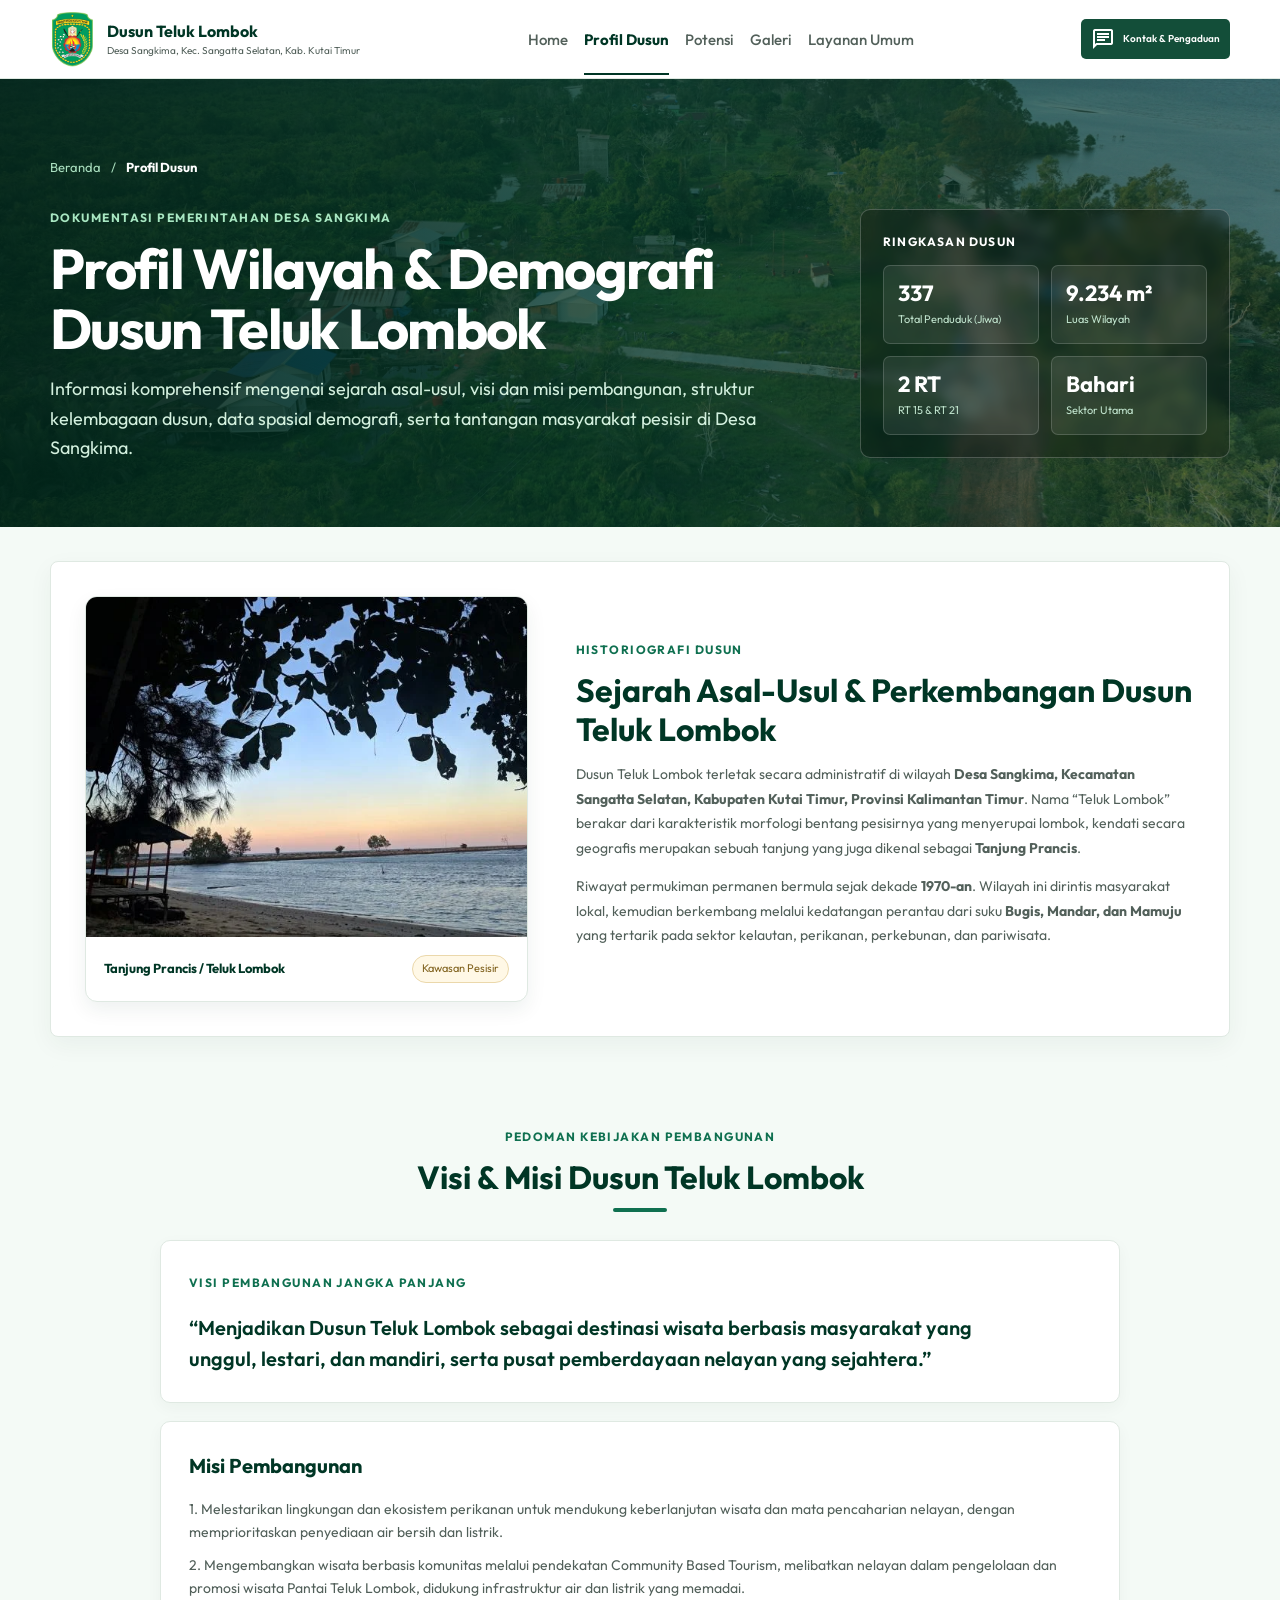
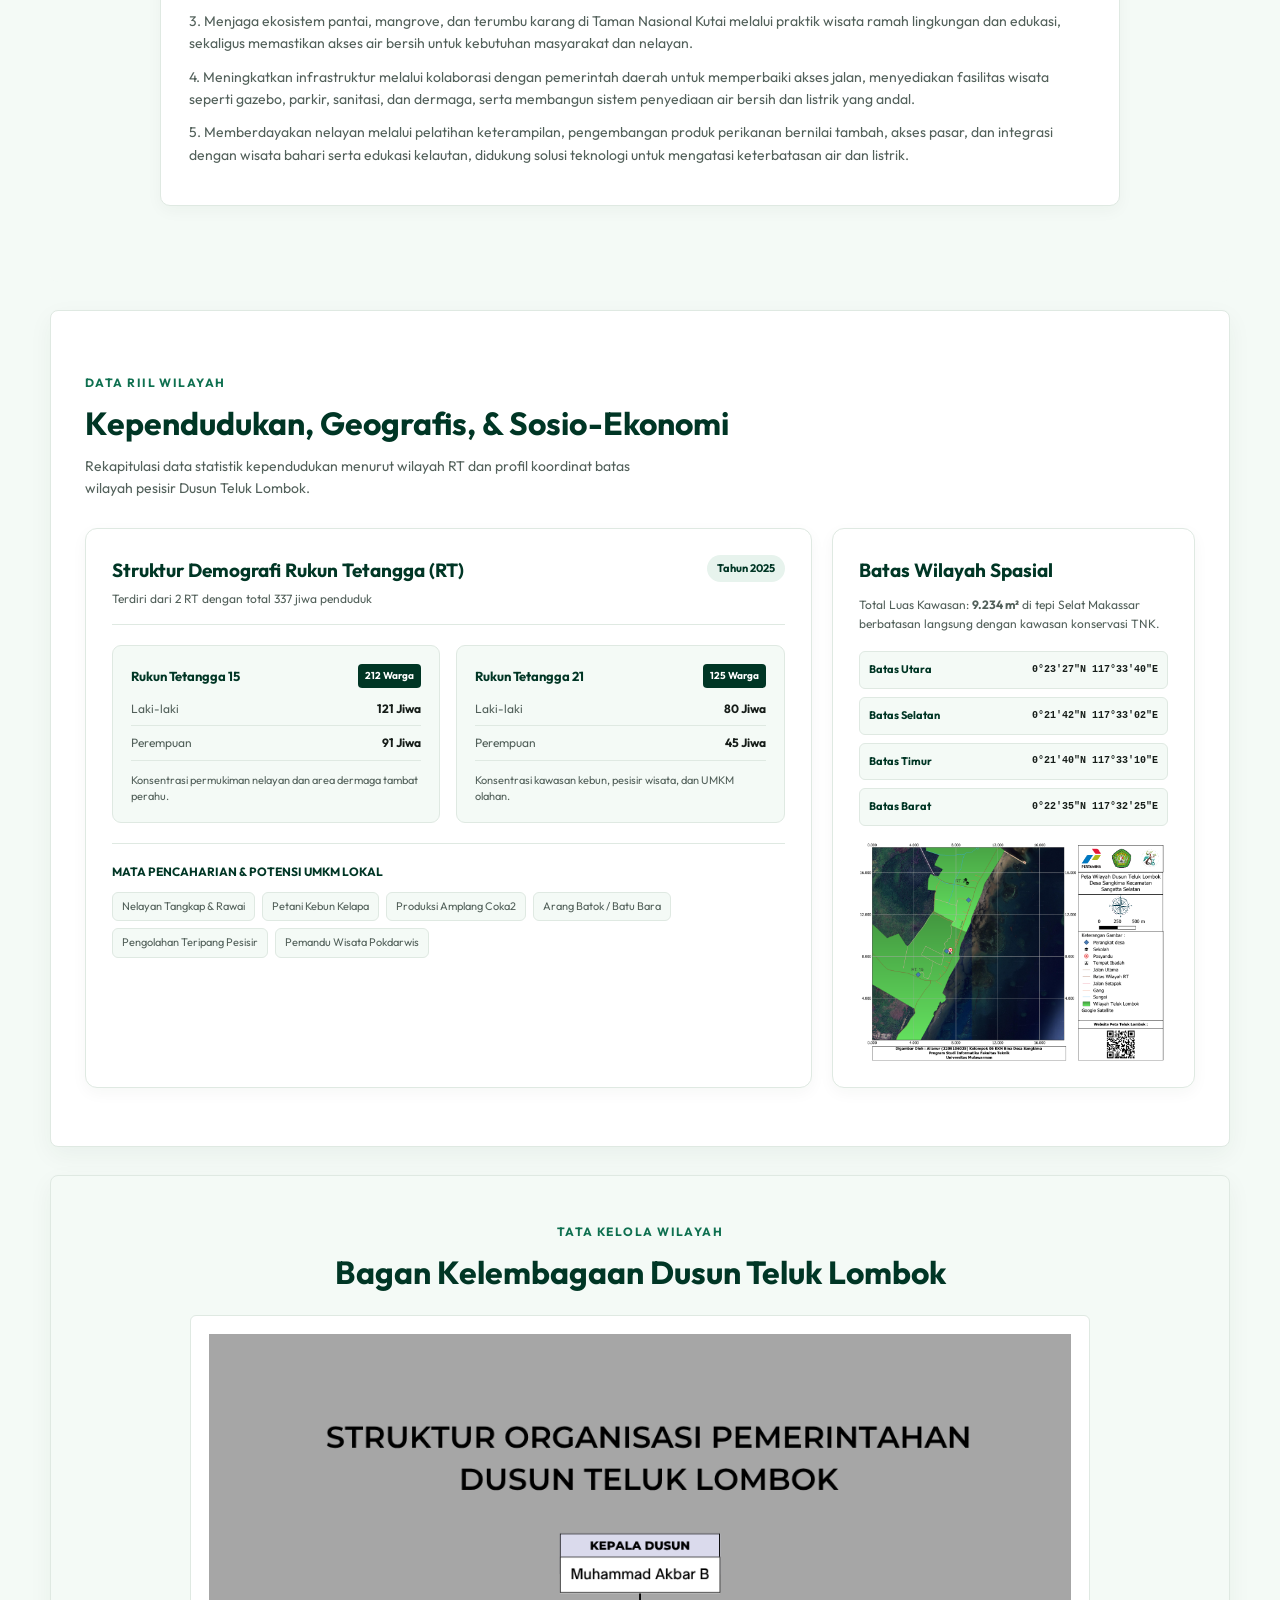
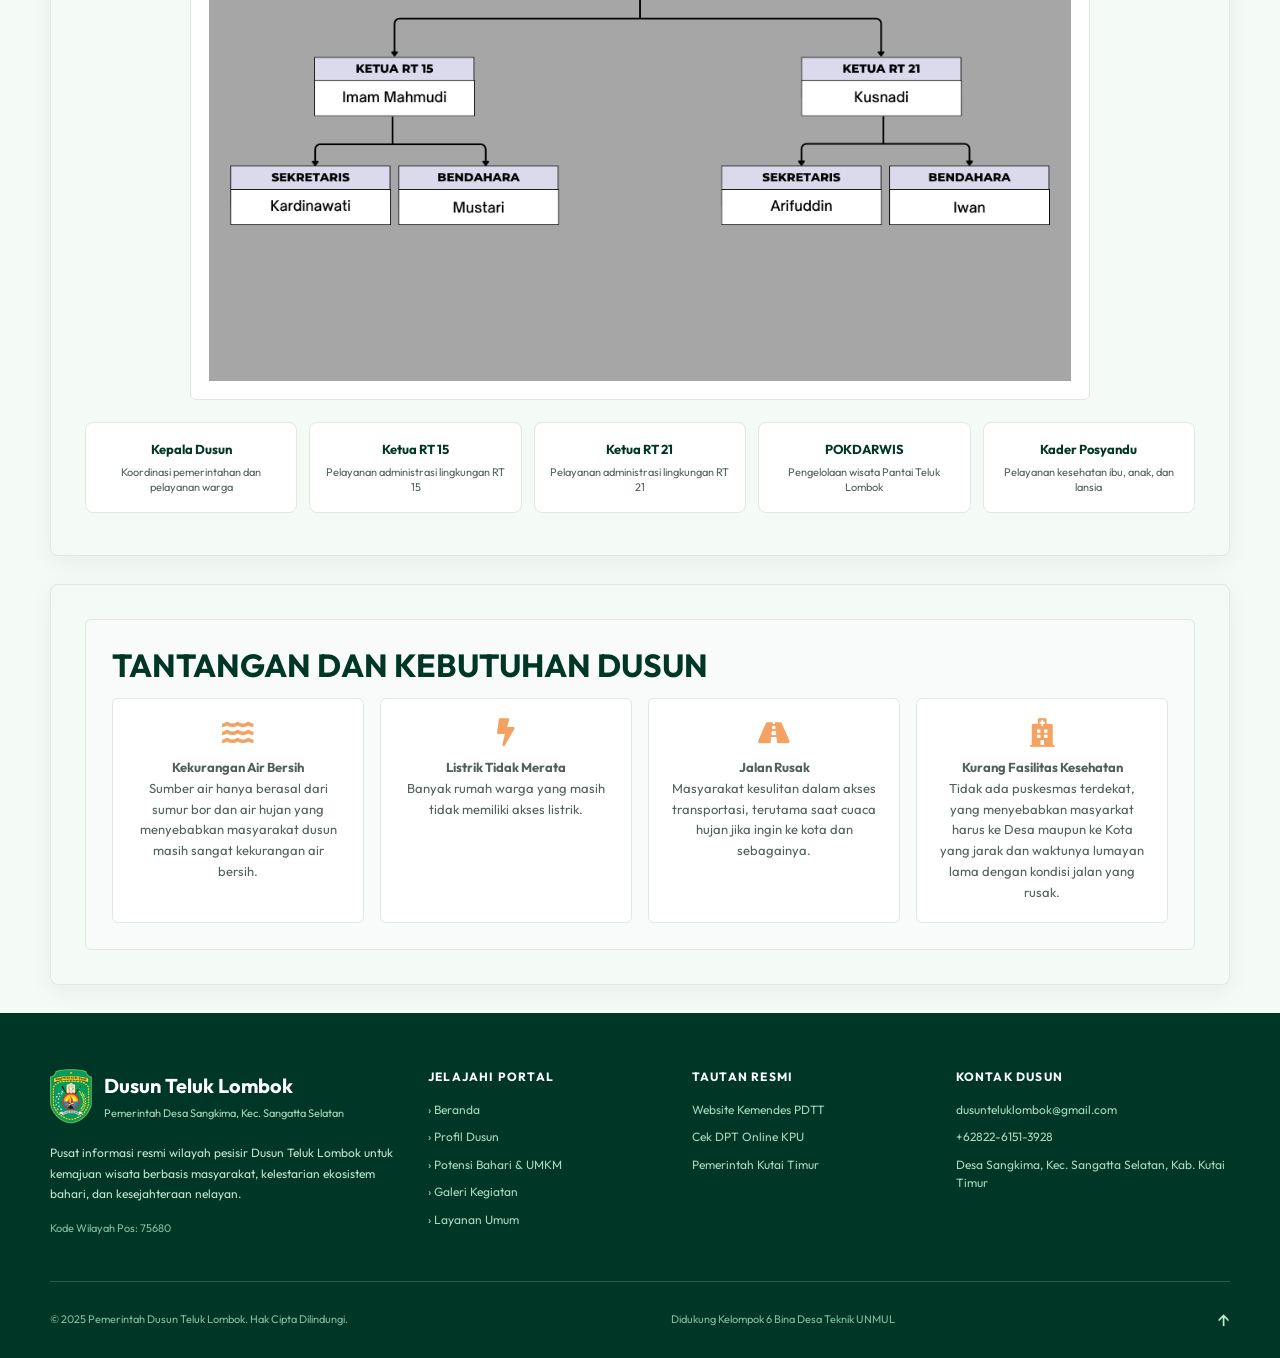
<file: views/profil-dusun.html>
<!DOCTYPE html>
<html lang="id">

<head>
    <meta charset="UTF-8">
    <meta name="viewport" content="width=device-width, initial-scale=1.0">
    <title>Profil Dusun | Website Dusun Teluk Lombok</title>
    <meta name="description" content="Profil Dusun">
    <meta name="keywords" content="Dusun Teluk Lombok">
    <link rel="stylesheet" href="../styles/pages.css">
    <link rel="preconnect" href="https://fonts.googleapis.com">
    <link rel="preconnect" href="https://fonts.gstatic.com" crossorigin>
    <link href="https://fonts.googleapis.com/css2?family=Outfit:wght@400;500;700&display=swap" rel="stylesheet">
    <link rel="stylesheet" href="https://fonts.googleapis.com/css2?family=Material+Symbols+Outlined">
    <link rel="icon" type="image/x-icon" href="../assets/LogKabupaten.png">
    <link rel="stylesheet" href="https://cdnjs.cloudflare.com/ajax/libs/font-awesome/5.15.4/css/all.min.css">
</head>

<body class="profil-page">
    <div class="background-container">
        <header id="header" class="site-header">
            <div class="container header-inner">
            <a class="brand" href="../index.html">
                <img src="../assets/LogKabupaten.png" alt="Lambang Kabupaten Kutai Timur">
                <span><strong>Dusun Teluk Lombok</strong><small>Desa Sangkima, Kec. Sangatta Selatan, Kab. Kutai Timur</small></span>
            </a>
            <button class="hamburger">
                <span></span>
                <span></span>
                <span></span>
            </button>
            <nav>
                <ul class="nav-lists">
                    <li><a href="../index.html">Home</a></li>
                    <li class="active"><a href="profil-dusun.html">Profil Dusun</a></li>
                    <li><a href="potensi.html">Potensi</a></li>
                    <li><a href="galeri.html">Galeri</a></li>
                    <li><a href="layananumum.html">Layanan Umum</a></li>
                </ul>
            </nav>
            <a class="header-action" href="https://wa.me/6282261513928" target="_blank" rel="noopener"><span class="material-symbols-outlined">chat</span> Kontak &amp; Pengaduan</a>
            </div>
        </header>
        <main>
            <section class="page-hero">
                <div class="breadcrumb"><a href="../index.html">Beranda</a><span>/</span><strong>Profil Dusun</strong></div>
                <div class="profile-hero-grid">
                    <div>
                        <span class="page-label">Dokumentasi Pemerintahan Desa Sangkima</span>
                        <h1>Profil Wilayah &amp; Demografi Dusun Teluk Lombok</h1>
                        <p>Informasi komprehensif mengenai sejarah asal-usul, visi dan misi pembangunan, struktur
                            kelembagaan dusun, data spasial demografi, serta tantangan masyarakat pesisir di Desa
                            Sangkima.</p>
                    </div>
                    <div class="profile-stats">
                        <strong>Ringkasan Dusun</strong>
                        <div class="stats-grid">
                            <div><b>337</b><span>Total Penduduk (Jiwa)</span></div>
                            <div><b>9.234 m²</b><span>Luas Wilayah</span></div>
                            <div><b>2 RT</b><span>RT 15 &amp; RT 21</span></div>
                            <div><b>Bahari</b><span>Sektor Utama</span></div>
                        </div>
                    </div>
                </div>
            </section>
            <section class="profile-history">
                <div class="history-visual">
                    <img src="../assets/galeri/Pantai-Teluk-Lombok.jpg" alt="Panorama pesisir Teluk Lombok">
                    <div><strong>Tanjung Prancis / Teluk Lombok</strong><span>Kawasan Pesisir</span></div>
                </div>
                <div class="history-copy">
                    <span class="page-label">Historiografi Dusun</span>
                    <h2>Sejarah Asal-Usul &amp; Perkembangan Dusun Teluk Lombok</h2>
                    <p>Dusun Teluk Lombok terletak secara administratif di wilayah <strong>Desa Sangkima, Kecamatan
                        Sangatta Selatan, Kabupaten Kutai Timur, Provinsi Kalimantan Timur</strong>. Nama “Teluk Lombok”
                        berakar dari karakteristik morfologi bentang pesisirnya yang menyerupai lombok, kendati secara
                        geografis merupakan sebuah tanjung yang juga dikenal sebagai <strong>Tanjung Prancis</strong>.</p>
                    <p>Riwayat permukiman permanen bermula sejak dekade <strong>1970-an</strong>. Wilayah ini dirintis
                        masyarakat lokal, kemudian berkembang melalui kedatangan perantau dari suku <strong>Bugis, Mandar,
                        dan Mamuju</strong> yang tertarik pada sektor kelautan, perikanan, perkebunan, dan pariwisata.</p>
                </div>
            </section>
            <section class="vision-mission">
                <div class="section-title">
                    <span class="page-label">Pedoman Kebijakan Pembangunan</span>
                    <h2>Visi &amp; Misi Dusun Teluk Lombok</h2>
                    <span class="title-line"></span>
                </div>
                <div class="vision-card">
                    <span class="page-label">Visi Pembangunan Jangka Panjang</span>
                    <p>“Menjadikan Dusun Teluk Lombok sebagai destinasi wisata berbasis masyarakat yang unggul, lestari,
                        dan mandiri, serta pusat pemberdayaan nelayan yang sejahtera.”</p>
                </div>
                <div class="mission-card">
                    <h3>Misi Pembangunan</h3>
                    <p>1. Melestarikan lingkungan dan ekosistem perikanan untuk mendukung keberlanjutan wisata dan mata
                        pencaharian nelayan, dengan memprioritaskan penyediaan air bersih dan listrik.</p>
                    <p>2. Mengembangkan wisata berbasis komunitas melalui pendekatan Community Based Tourism, melibatkan
                        nelayan dalam pengelolaan dan promosi wisata Pantai Teluk Lombok, didukung infrastruktur air dan
                        listrik yang memadai.</p>
                    <p>3. Menjaga ekosistem pantai, mangrove, dan terumbu karang di Taman Nasional Kutai melalui praktik
                        wisata ramah lingkungan dan edukasi, sekaligus memastikan akses air bersih untuk kebutuhan
                        masyarakat dan nelayan.</p>
                    <p>4. Meningkatkan infrastruktur melalui kolaborasi dengan pemerintah daerah untuk memperbaiki akses
                        jalan, menyediakan fasilitas wisata seperti gazebo, parkir, sanitasi, dan dermaga, serta
                        membangun sistem penyediaan air bersih dan listrik yang andal.</p>
                    <p>5. Memberdayakan nelayan melalui pelatihan keterampilan, pengembangan produk perikanan bernilai
                        tambah, akses pasar, dan integrasi dengan wisata bahari serta edukasi kelautan, didukung solusi
                        teknologi untuk mengatasi keterbatasan air dan listrik.</p>
                </div>
            </section>

            <section class="demography-section">
                <div class="section-title section-title-left">
                    <span class="page-label">Data Riil Wilayah</span>
                    <h2>Kependudukan, Geografis, &amp; Sosio-Ekonomi</h2>
                    <p>Rekapitulasi data statistik kependudukan menurut wilayah RT dan profil koordinat batas wilayah
                        pesisir Dusun Teluk Lombok.</p>
                </div>
                <div class="demography-grid">
                    <div class="demography-card">
                        <div class="demography-heading">
                            <div><h3>Struktur Demografi Rukun Tetangga (RT)</h3><p>Terdiri dari 2 RT dengan total 337 jiwa penduduk</p></div>
                            <span>Tahun 2025</span>
                        </div>
                        <div class="rt-grid">
                            <div class="rt-card"><div><b>Rukun Tetangga 15</b><strong>212 Warga</strong></div><p>Laki-laki <em>121 Jiwa</em></p><p>Perempuan <em>91 Jiwa</em></p><small>Konsentrasi permukiman nelayan dan area dermaga tambat perahu.</small></div>
                            <div class="rt-card"><div><b>Rukun Tetangga 21</b><strong>125 Warga</strong></div><p>Laki-laki <em>80 Jiwa</em></p><p>Perempuan <em>45 Jiwa</em></p><small>Konsentrasi kawasan kebun, pesisir wisata, dan UMKM olahan.</small></div>
                        </div>
                        <div class="livelihoods"><b>Mata Pencaharian &amp; Potensi UMKM Lokal</b><div><span>Nelayan Tangkap &amp; Rawai</span><span>Petani Kebun Kelapa</span><span>Produksi Amplang Coka2</span><span>Arang Batok / Batu Bara</span><span>Pengolahan Teripang Pesisir</span><span>Pemandu Wisata Pokdarwis</span></div></div>
                    </div>
                    <div class="boundary-card">
                        <h3>Batas Wilayah Spasial</h3>
                        <p>Total Luas Kawasan: <strong>9.234 m²</strong> di tepi Selat Makassar berbatasan langsung dengan kawasan konservasi TNK.</p>
                        <div class="coordinate"><span>Batas Utara</span><b>0°23'27"N 117°33'40"E</b></div>
                        <div class="coordinate"><span>Batas Selatan</span><b>0°21'42"N 117°33'02"E</b></div>
                        <div class="coordinate"><span>Batas Timur</span><b>0°21'40"N 117°33'10"E</b></div>
                        <div class="coordinate"><span>Batas Barat</span><b>0°22'35"N 117°32'25"E</b></div>
                        <img src="../assets/PETA DUSUN TELUK LOMBOK.png" alt="Peta Dusun Teluk Lombok">
                    </div>
                </div>
            </section>

            <section class="org-chart">
                <div class="section-title">
                    <span class="page-label">Tata Kelola Wilayah</span>
                    <h2>Bagan Kelembagaan Dusun Teluk Lombok</h2>
                </div>
                <div class="chart-container">
                    <div class="chart-card">
                        <img src="../assets/Struktur Organisasi Pemerintahan Teluk Lombok.png"
                            alt="Struktur Pemerintah Dusun" class="chart-img">
                    </div>
                </div>
                <div class="institution-grid">
                    <div><b>Kepala Dusun</b><span>Koordinasi pemerintahan dan pelayanan warga</span></div>
                    <div><b>Ketua RT 15</b><span>Pelayanan administrasi lingkungan RT 15</span></div>
                    <div><b>Ketua RT 21</b><span>Pelayanan administrasi lingkungan RT 21</span></div>
                    <div><b>POKDARWIS</b><span>Pengelolaan wisata Pantai Teluk Lombok</span></div>
                    <div><b>Kader Posyandu</b><span>Pelayanan kesehatan ibu, anak, dan lansia</span></div>
                </div>
            </section>

            <section class="challenges-needs">
                <div class="card">
                    <h2>TANTANGAN DAN KEBUTUHAN DUSUN</h2>
                    <div class="challenge-grid">
                        <div class="challenge-item">
                            <i class="fas fa-water" style="color: #f4a261;"></i>
                            <p><strong>Kekurangan Air Bersih</strong><br>Sumber air hanya berasal dari sumur bor dan air
                                hujan yang menyebabkan masyarakat dusun masih sangat kekurangan air bersih.</p>
                        </div>
                        <div class="challenge-item">
                            <i class="fas fa-bolt" style="color: #f4a261;"></i>
                            <p><strong>Listrik Tidak Merata</strong><br>Banyak rumah warga yang masih tidak memiliki
                                akses listrik.</p>
                        </div>
                        <div class="challenge-item">
                            <i class="fas fa-road" style="color: #f4a261;"></i>
                            <p><strong>Jalan Rusak</strong><br>Masyarakat kesulitan dalam akses transportasi, terutama
                                saat cuaca hujan jika ingin ke kota dan sebagainya.</p>
                        </div>
                        <div class="challenge-item">
                            <i class="fas fa-hospital" style="color: #f4a261;"></i>
                            <p><strong>Kurang Fasilitas Kesehatan</strong><br>Tidak ada puskesmas terdekat, yang
                                menyebabkan masyarkat harus ke Desa maupun ke Kota yang jarak dan waktunya lumayan lama
                                dengan kondisi jalan yang rusak.</p>
                        </div>
                    </div>
                </div>
            </section>

        </main>

        <footer id="pengaduan-kontak"><div class="footer-content"><div class="footer-identity"><div class="footer-brand"><img src="../assets/LogKabupaten.png" alt="Lambang Kabupaten Kutai Timur"><div><strong>Dusun Teluk Lombok</strong><span>Pemerintah Desa Sangkima, Kec. Sangatta Selatan</span></div></div><p>Pusat informasi resmi wilayah pesisir Dusun Teluk Lombok untuk kemajuan wisata berbasis masyarakat, kelestarian ekosistem bahari, dan kesejahteraan nelayan.</p><small>Kode Wilayah Pos: 75680</small></div><div class="footer-section"><h3>Jelajahi Portal</h3><a href="../index.html">› Beranda</a><a href="../views/profil-dusun.html">› Profil Dusun</a><a href="../views/potensi.html">› Potensi Bahari &amp; UMKM</a><a href="../views/galeri.html">› Galeri Kegiatan</a><a href="../views/layananumum.html">› Layanan Umum</a></div><div class="footer-section"><h3>Tautan Resmi</h3><a href="https://kemendesa.go.id" target="_blank" rel="noopener">Website Kemendes PDTT</a><a href="https://cekdptonline.kpu.go.id" target="_blank" rel="noopener">Cek DPT Online KPU</a><a href="https://kutaitimurkab.go.id" target="_blank" rel="noopener">Pemerintah Kutai Timur</a></div><div class="footer-section"><h3>Kontak Dusun</h3><p>dusunteluklombok@gmail.com</p><p>+62822-6151-3928</p><p>Desa Sangkima, Kec. Sangatta Selatan, Kab. Kutai Timur</p></div></div><div class="footer-bottom"><p>© 2025 Pemerintah Dusun Teluk Lombok. Hak Cipta Dilindungi.</p><span>Didukung Kelompok 6 Bina Desa Teknik UNMUL</span><a href="#" title="Kembali ke atas">↑</a></div></footer>
    </div>
    <button id="scrollToTop" class="scroll-to-top">↑</button>
    <script src="../scripts/script.js"></script>
</body>

</html>
</file>
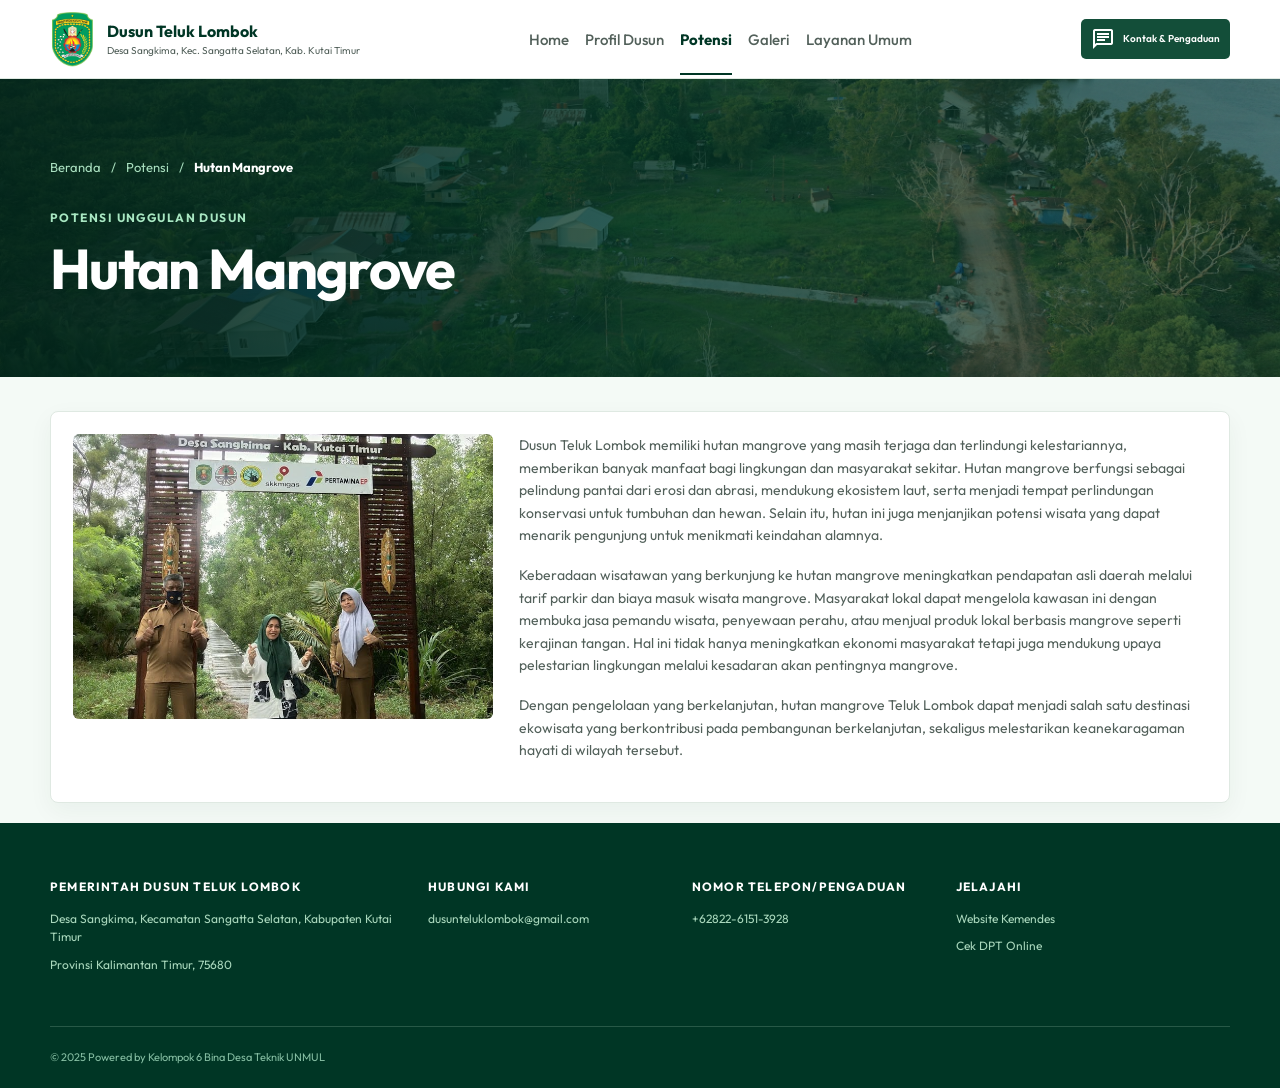
<file: views/LandingPagePotensi/mangrove.html>
<!DOCTYPE html>
<html lang="id">

<head>
    <meta charset="UTF-8">
    <meta name="viewport" content="width=device-width, initial-scale=1.0">
    <title>Hutan Mangrove | Website Dusun Teluk Lombok</title>
    <meta name="description" content="POtensi Dusun">
    <meta name="keywords" content="Dusun Teluk Lombok">
    <link rel="stylesheet" href="../../styles/pages.css">
    <link rel="preconnect" href="https://fonts.googleapis.com">
    <link rel="preconnect" href="https://fonts.gstatic.com" crossorigin>
    <link href="https://fonts.googleapis.com/css2?family=Outfit:wght@300;400;500;600;700;800&display=swap" rel="stylesheet">
    <link rel="stylesheet" href="https://fonts.googleapis.com/css2?family=Material+Symbols+Outlined">
    <link rel="icon" type="image/x-icon" href="../../assets/LogKabupaten.png">
</head>

<body>
    <div class="background-container">
        <header id="header" class="site-header">
            <div class="container header-inner">
                <a class="brand" href="../../index.html">
                    <img src="../../assets/LogKabupaten.png" alt="Lambang Kabupaten Kutai Timur">
                    <span><strong>Dusun Teluk Lombok</strong><small>Desa Sangkima, Kec. Sangatta Selatan, Kab. Kutai Timur</small></span>
                </a>
                <button class="hamburger" aria-label="Buka menu navigasi" aria-expanded="false">
                    <span></span>
                    <span></span>
                    <span></span>
                </button>
                <nav>
                    <ul class="nav-lists">
                        <li><a href="../../index.html">Home</a></li>
                        <li><a href="../../views/profil-dusun.html">Profil Dusun</a></li>
                        <li class="active"><a href="../../views/potensi.html">Potensi</a></li>
                        <li><a href="../../views/galeri.html">Galeri</a></li>
                        <li><a href="../../views/layananumum.html">Layanan Umum</a></li>
                    </ul>
                </nav>
                <a class="header-action" href="https://wa.me/6282261513928" target="_blank" rel="noopener"><span class="material-symbols-outlined">chat</span> Kontak &amp; Pengaduan</a>
            </div>
        </header>
        <main>
            <section class="page-hero">
                <div class="breadcrumb"><a href="../../index.html">Beranda</a><span>/</span><a href="../../views/potensi.html">Potensi</a><span>/</span><strong>Hutan Mangrove</strong></div>
                <span class="page-label">Potensi Unggulan Dusun</span>
                <h1>Hutan Mangrove</h1>
            </section>
            <div class="main-content">
                <div class="card">
                    <aside>
                        <img src="../../assets/galeri/Hutan-mangrove.jpg" alt="Hutan Mangrove Teluk Lombok">
                    </aside>
                    <article>
                        <p>Dusun Teluk Lombok memiliki hutan mangrove yang masih terjaga dan terlindungi kelestariannya, memberikan banyak manfaat bagi lingkungan dan masyarakat sekitar. Hutan mangrove berfungsi sebagai pelindung pantai dari erosi dan abrasi, mendukung ekosistem laut, serta menjadi tempat perlindungan konservasi untuk tumbuhan dan hewan. Selain itu, hutan ini juga menjanjikan potensi wisata yang dapat menarik pengunjung untuk menikmati keindahan alamnya.</p>
                        <p>Keberadaan wisatawan yang berkunjung ke hutan mangrove meningkatkan pendapatan asli daerah melalui tarif parkir dan biaya masuk wisata mangrove. Masyarakat lokal dapat mengelola kawasan ini dengan membuka jasa pemandu wisata, penyewaan perahu, atau menjual produk lokal berbasis mangrove seperti kerajinan tangan. Hal ini tidak hanya meningkatkan ekonomi masyarakat tetapi juga mendukung upaya pelestarian lingkungan melalui kesadaran akan pentingnya mangrove.</p>
                        <p>Dengan pengelolaan yang berkelanjutan, hutan mangrove Teluk Lombok dapat menjadi salah satu destinasi ekowisata yang berkontribusi pada pembangunan berkelanjutan, sekaligus melestarikan keanekaragaman hayati di wilayah tersebut.</p>
                    </article>
                </div>
            </div>
        </main>
             <footer>
            <div class="footer-content">
                <div class="footer-section">
                    <h3>Pemerintah Dusun Teluk Lombok</h3>
                    <p class="fas fa-map-marker-alt" aria-hidden="true"> Desa Sangkima, Kecamatan Sangatta Selatan,
                        Kabupaten Kutai Timur</p>
                    <p>Provinsi Kalimantan Timur, 75680</p>
                </div>
                <div class="footer-section">
                    <h3>Hubungi Kami</h3>
                    <p class="fas fa-envelope" aria-hidden="true"> dusunteluklombok@gmail.com</p>
                </div>
                <div class="footer-section">
                    <h3>Nomor Telepon/Pengaduan</h3>
                    <p class="fas fa-phone" aria-hidden="true"> +62822-6151-3928</p>
                </div>
                <div class="footer-section">
                    <h3>Jelajahi</h3>
                    <p>Website Kemendes</p>
                    <p>Cek DPT Online</p>
                </div>
            </div>
            <div class="footer-bottom">
                <p>© 2025 Powered by Kelompok 6 Bina Desa Teknik UNMUL</p>
            </div>
        </footer>
    </div>
    <script src="../../scripts/script.js"></script>
</body>

</html>
</file>
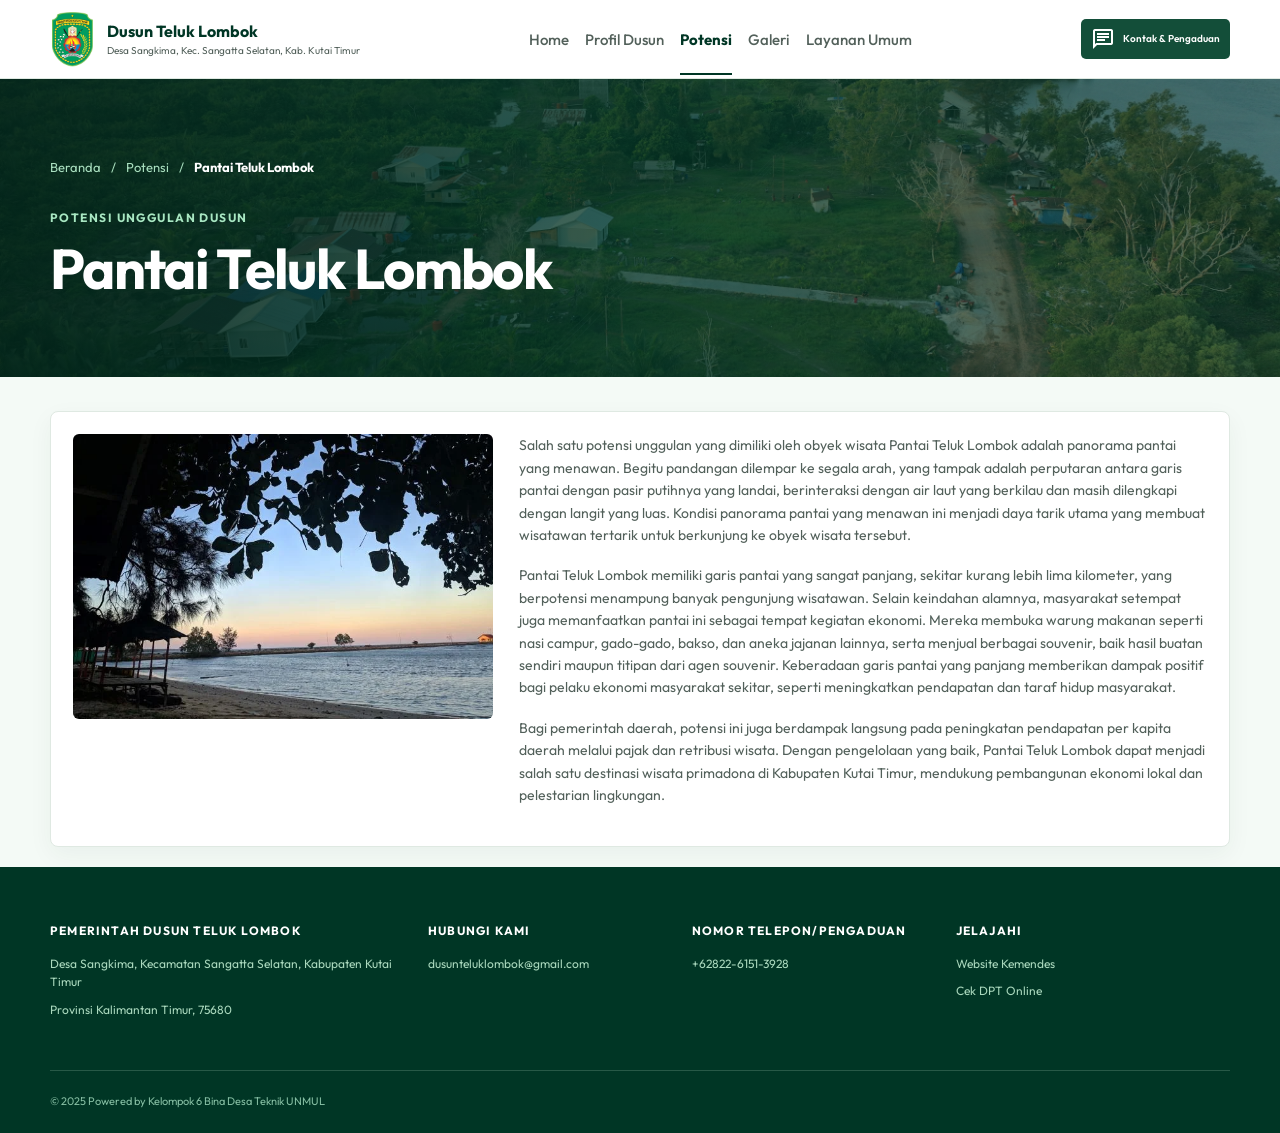
<file: views/LandingPagePotensi/pantai.html>
<!DOCTYPE html>
<html lang="id">

<head>
    <meta charset="UTF-8">
    <meta name="viewport" content="width=device-width, initial-scale=1.0">
    <title>Pantai | Website Dusun Teluk Lombok</title>
    <meta name="description" content="Potensi Dusun">
    <meta name="keywords" content="Dusun Teluk Lombok">
    <link rel="stylesheet" href="../../styles/pages.css">
    <link rel="preconnect" href="https://fonts.googleapis.com">
    <link rel="preconnect" href="https://fonts.gstatic.com" crossorigin>
    <link href="https://fonts.googleapis.com/css2?family=Outfit:wght@300;400;500;600;700;800&display=swap" rel="stylesheet">
    <link rel="stylesheet" href="https://fonts.googleapis.com/css2?family=Material+Symbols+Outlined">
    <link rel="icon" type="image/x-icon" href="../../assets/LogKabupaten.png">
</head>

<body>
    <div class="background-container">
        <header id="header" class="site-header">
            <div class="container header-inner">
                <a class="brand" href="../../index.html">
                    <img src="../../assets/LogKabupaten.png" alt="Lambang Kabupaten Kutai Timur">
                    <span><strong>Dusun Teluk Lombok</strong><small>Desa Sangkima, Kec. Sangatta Selatan, Kab. Kutai Timur</small></span>
                </a>
                <button class="hamburger" aria-label="Buka menu navigasi" aria-expanded="false">
                    <span></span>
                    <span></span>
                    <span></span>
                </button>
                <nav>
                    <ul class="nav-lists">
                        <li><a href="../../index.html">Home</a></li>
                        <li><a href="../../views/profil-dusun.html">Profil Dusun</a></li>
                        <li class="active"><a href="../../views/potensi.html">Potensi</a></li>
                        <li><a href="../../views/galeri.html">Galeri</a></li>
                        <li><a href="../../views/layananumum.html">Layanan Umum</a></li>
                    </ul>
                </nav>
                <a class="header-action" href="https://wa.me/6282261513928" target="_blank" rel="noopener"><span class="material-symbols-outlined">chat</span> Kontak &amp; Pengaduan</a>
            </div>
        </header>
        <main>
            <section class="page-hero">
                <div class="breadcrumb"><a href="../../index.html">Beranda</a><span>/</span><a href="../../views/potensi.html">Potensi</a><span>/</span><strong>Pantai Teluk Lombok</strong></div>
                <span class="page-label">Potensi Unggulan Dusun</span>
                <h1>Pantai Teluk Lombok</h1>
            </section>
            <div class="main-content">
                <div class="card">
                    <aside>
                        <img src="../../assets/galeri/Pantai-Teluk-Lombok.jpg" alt="Panorama Pantai Teluk Lombok">
                    </aside>
                    <article>
                        <p>Salah satu potensi unggulan yang dimiliki oleh obyek wisata Pantai Teluk Lombok adalah
                            panorama pantai yang menawan. Begitu pandangan dilempar ke segala arah, yang tampak adalah
                            perputaran antara garis pantai dengan pasir putihnya yang landai, berinteraksi dengan air
                            laut yang berkilau dan masih dilengkapi dengan langit yang luas. Kondisi panorama pantai
                            yang menawan ini menjadi daya tarik utama yang membuat wisatawan tertarik untuk berkunjung
                            ke obyek wisata tersebut.</p>
                        <p>Pantai Teluk Lombok memiliki garis pantai yang sangat panjang, sekitar kurang lebih lima
                            kilometer, yang berpotensi menampung banyak pengunjung wisatawan. Selain keindahan alamnya,
                            masyarakat setempat juga memanfaatkan pantai ini sebagai tempat kegiatan ekonomi. Mereka
                            membuka warung makanan seperti nasi campur, gado-gado, bakso, dan aneka jajanan lainnya,
                            serta menjual berbagai souvenir, baik hasil buatan sendiri maupun titipan dari agen
                            souvenir. Keberadaan garis pantai yang panjang memberikan dampak positif bagi pelaku ekonomi
                            masyarakat sekitar, seperti meningkatkan pendapatan dan taraf hidup masyarakat.</p>
                        <p>Bagi pemerintah daerah, potensi ini juga berdampak langsung pada peningkatan pendapatan per
                            kapita daerah melalui pajak dan retribusi wisata. Dengan pengelolaan yang baik, Pantai Teluk
                            Lombok dapat menjadi salah satu destinasi wisata primadona di Kabupaten Kutai Timur,
                            mendukung pembangunan ekonomi lokal dan pelestarian lingkungan.</p>
                    </article>
                </div>
            </div>
        </main>
          <footer>
            <div class="footer-content">
                <div class="footer-section">
                    <h3>Pemerintah Dusun Teluk Lombok</h3>
                    <p class="fas fa-map-marker-alt" aria-hidden="true"> Desa Sangkima, Kecamatan Sangatta Selatan,
                        Kabupaten Kutai Timur</p>
                    <p>Provinsi Kalimantan Timur, 75680</p>
                </div>
                <div class="footer-section">
                    <h3>Hubungi Kami</h3>
                    <p class="fas fa-envelope" aria-hidden="true"> dusunteluklombok@gmail.com</p>
                </div>
                <div class="footer-section">
                    <h3>Nomor Telepon/Pengaduan</h3>
                    <p class="fas fa-phone" aria-hidden="true"> +62822-6151-3928</p>
                </div>
                <div class="footer-section">
                    <h3>Jelajahi</h3>
                    <p>Website Kemendes</p>
                    <p>Cek DPT Online</p>
                </div>
            </div>
            <div class="footer-bottom">
                <p>© 2025 Powered by Kelompok 6 Bina Desa Teknik UNMUL</p>
            </div>
        </footer>
    </div>
    <script src="../../scripts/script.js"></script>
</body>

</html>
</file>
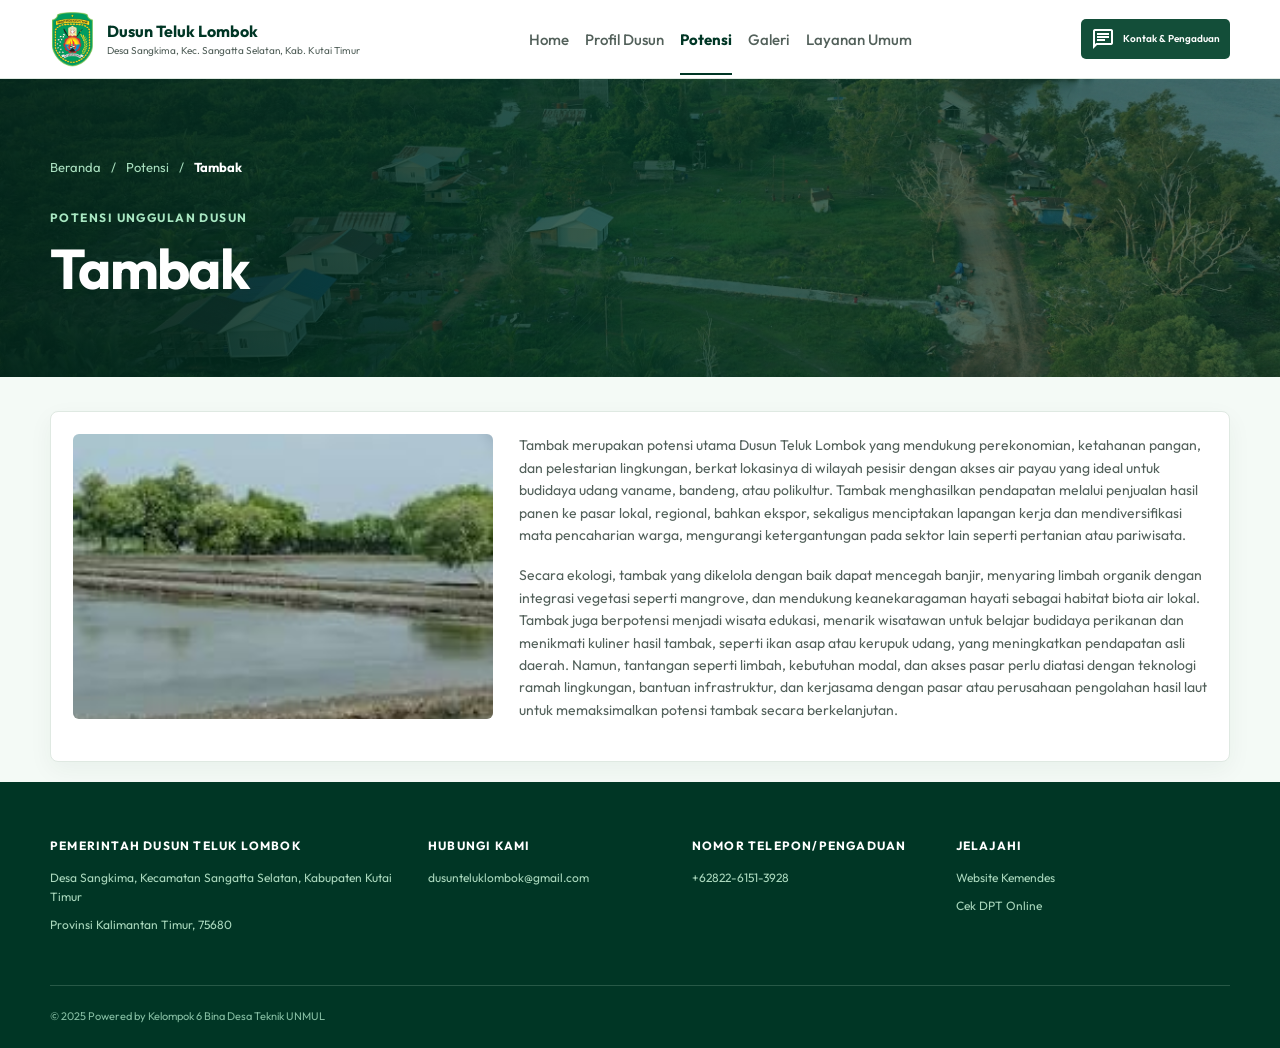
<file: views/LandingPagePotensi/tambak.html>
<!DOCTYPE html>
<html lang="id">

<head>
    <meta charset="UTF-8">
    <meta name="viewport" content="width=device-width, initial-scale=1.0">
    <title>Pantai | Website Dusun Teluk Lombok</title>
        <meta name="description" content="Potensi Dusun">
    <meta name="keywords" content="Dusun Teluk Lombok">
    <link rel="stylesheet" href="../../styles/pages.css">
    <link rel="preconnect" href="https://fonts.googleapis.com">
    <link rel="preconnect" href="https://fonts.gstatic.com" crossorigin>
    <link href="https://fonts.googleapis.com/css2?family=Outfit:wght@300;400;500;600;700;800&display=swap" rel="stylesheet">
    <link rel="stylesheet" href="https://fonts.googleapis.com/css2?family=Material+Symbols+Outlined">
    <link rel="icon" type="image/x-icon" href="../../assets/LogKabupaten.png">
</head>

<body>
    <div class="background-container">
        <header id="header" class="site-header">
            <div class="container header-inner">
                <a class="brand" href="../../index.html">
                    <img src="../../assets/LogKabupaten.png" alt="Lambang Kabupaten Kutai Timur">
                    <span><strong>Dusun Teluk Lombok</strong><small>Desa Sangkima, Kec. Sangatta Selatan, Kab. Kutai Timur</small></span>
                </a>
                <button class="hamburger" aria-label="Buka menu navigasi" aria-expanded="false">
                    <span></span>
                    <span></span>
                    <span></span>
                </button>
                <nav>
                    <ul class="nav-lists">
                        <li><a href="../../index.html">Home</a></li>
                        <li><a href="../../views/profil-dusun.html">Profil Dusun</a></li>
                        <li class="active"><a href="../../views/potensi.html">Potensi</a></li>
                        <li><a href="../../views/galeri.html">Galeri</a></li>
                        <li><a href="../../views/layananumum.html">Layanan Umum</a></li>
                    </ul>
                </nav>
                <a class="header-action" href="https://wa.me/6282261513928" target="_blank" rel="noopener"><span class="material-symbols-outlined">chat</span> Kontak &amp; Pengaduan</a>
            </div>
        </header>
        <main>
            <section class="page-hero">
                <div class="breadcrumb"><a href="../../index.html">Beranda</a><span>/</span><a href="../../views/potensi.html">Potensi</a><span>/</span><strong>Tambak</strong></div>
                <span class="page-label">Potensi Unggulan Dusun</span>
                <h1>Tambak</h1>
            </section>
            <div class="main-content">
                <div class="card">
                    <aside>
                        <img src="../../assets/Tambak.jpg" alt="Tambak Teluk Lombok">
                    </aside>
                    <article>
                        <p>Tambak merupakan potensi utama Dusun Teluk Lombok yang mendukung perekonomian, ketahanan
                            pangan, dan pelestarian lingkungan, berkat lokasinya di wilayah pesisir dengan akses air
                            payau yang ideal untuk budidaya udang vaname, bandeng, atau polikultur. Tambak menghasilkan
                            pendapatan melalui penjualan hasil panen ke pasar lokal, regional, bahkan ekspor, sekaligus
                            menciptakan lapangan kerja dan mendiversifikasi mata pencaharian warga, mengurangi
                            ketergantungan pada sektor lain seperti pertanian atau pariwisata.</p>
                        <p>Secara ekologi, tambak yang dikelola dengan baik dapat mencegah banjir, menyaring limbah
                            organik dengan integrasi vegetasi seperti mangrove, dan mendukung keanekaragaman hayati
                            sebagai habitat biota air lokal. Tambak juga berpotensi menjadi wisata edukasi, menarik
                            wisatawan untuk belajar budidaya perikanan dan menikmati kuliner hasil tambak, seperti ikan
                            asap atau kerupuk udang, yang meningkatkan pendapatan asli daerah. Namun, tantangan seperti
                            limbah, kebutuhan modal, dan akses pasar perlu diatasi dengan teknologi ramah lingkungan,
                            bantuan infrastruktur, dan kerjasama dengan pasar atau perusahaan pengolahan hasil laut
                            untuk memaksimalkan potensi tambak secara berkelanjutan.</p>
                    </article>
                </div>
            </div>
        </main>
         <footer>
            <div class="footer-content">
                <div class="footer-section">
                    <h3>Pemerintah Dusun Teluk Lombok</h3>
                    <p class="fas fa-map-marker-alt" aria-hidden="true"> Desa Sangkima, Kecamatan Sangatta Selatan,
                        Kabupaten Kutai Timur</p>
                    <p>Provinsi Kalimantan Timur, 75680</p>
                </div>
                <div class="footer-section">
                    <h3>Hubungi Kami</h3>
                    <p class="fas fa-envelope" aria-hidden="true"> dusunteluklombok@gmail.com</p>
                </div>
                <div class="footer-section">
                    <h3>Nomor Telepon/Pengaduan</h3>
                    <p class="fas fa-phone" aria-hidden="true"> +62822-6151-3928</p>
                </div>
                <div class="footer-section">
                    <h3>Jelajahi</h3>
                    <p>Website Kemendes</p>
                    <p>Cek DPT Online</p>
                </div>
            </div>
            <div class="footer-bottom">
                <p>© 2025 Powered by Kelompok 6 Bina Desa Teknik UNMUL</p>
            </div>
        </footer>
    </div>
    <script src="../../scripts/script.js"></script>
</body>

</html>
</file>
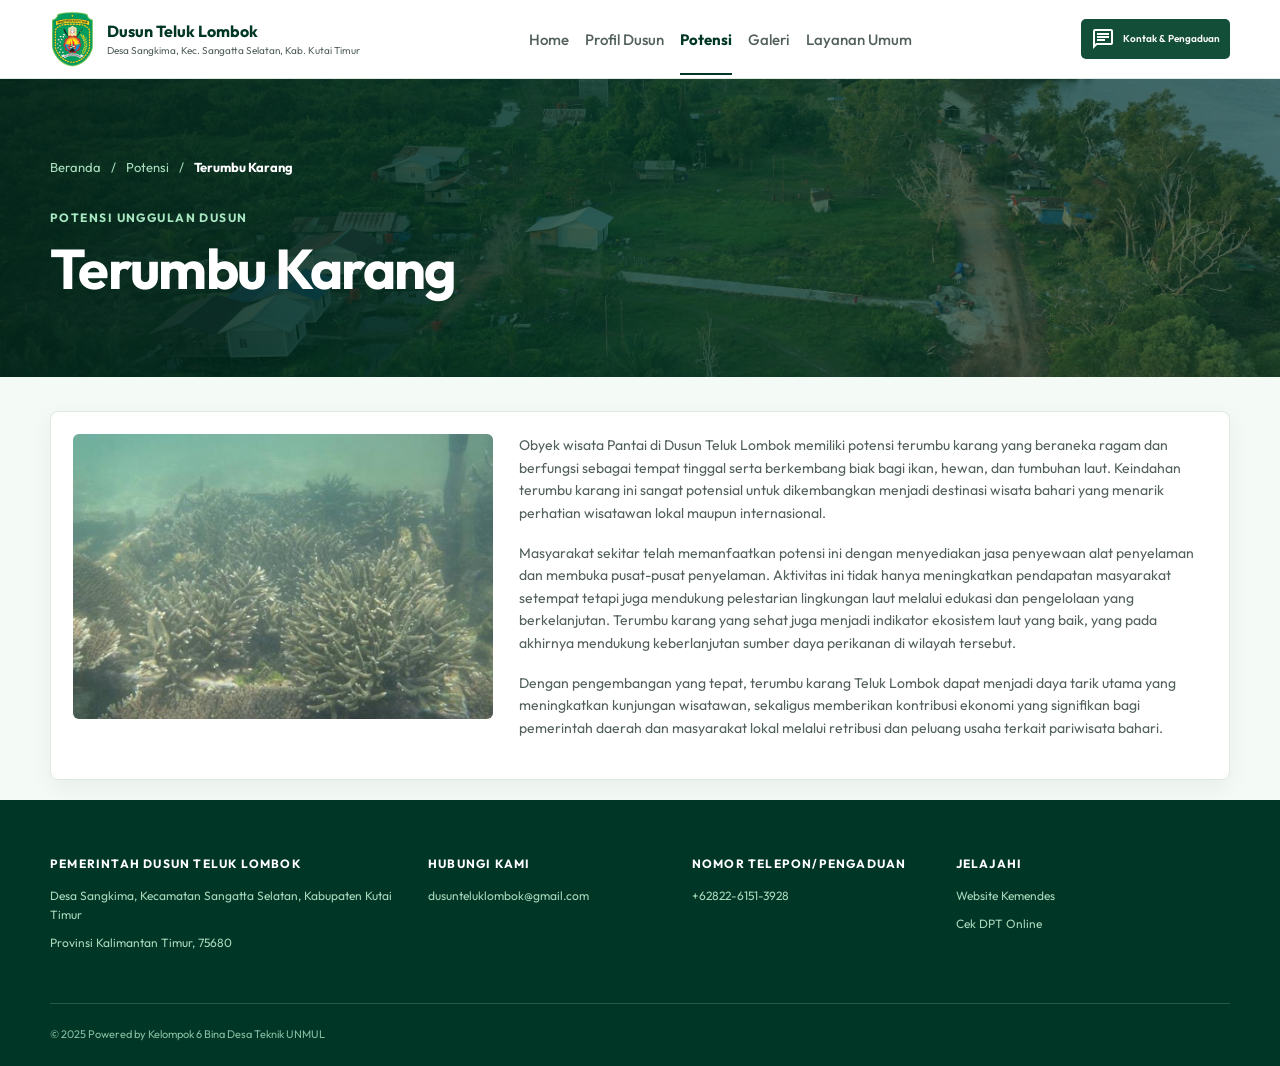
<file: views/LandingPagePotensi/terumbu-karang.html>
<!DOCTYPE html>
<html lang="id">

<head>
    <meta charset="UTF-8">
    <meta name="viewport" content="width=device-width, initial-scale=1.0">
    <title>Terumbu Karang | Website Dusun Teluk Lombok</title>
    <meta name="description" content="Potensi Dusun">
    <meta name="keywords" content="Dusun Teluk Lombok">
    <link rel="stylesheet" href="../../styles/pages.css">
    <link rel="preconnect" href="https://fonts.googleapis.com">
    <link rel="preconnect" href="https://fonts.gstatic.com" crossorigin>
    <link href="https://fonts.googleapis.com/css2?family=Outfit:wght@300;400;500;600;700;800&display=swap" rel="stylesheet">
    <link rel="stylesheet" href="https://fonts.googleapis.com/css2?family=Material+Symbols+Outlined">
    <link rel="icon" type="image/x-icon" href="../../assets/LogKabupaten.png">
</head>

<body>
    <div class="background-container">
        <header id="header" class="site-header">
            <div class="container header-inner">
                <a class="brand" href="../../index.html">
                    <img src="../../assets/LogKabupaten.png" alt="Lambang Kabupaten Kutai Timur">
                    <span><strong>Dusun Teluk Lombok</strong><small>Desa Sangkima, Kec. Sangatta Selatan, Kab. Kutai Timur</small></span>
                </a>
                <button class="hamburger" aria-label="Buka menu navigasi" aria-expanded="false">
                    <span></span>
                    <span></span>
                    <span></span>
                </button>
                <nav>
                    <ul class="nav-lists">
                        <li><a href="../../index.html">Home</a></li>
                        <li><a href="../../views/profil-dusun.html">Profil Dusun</a></li>
                        <li class="active"><a href="../../views/potensi.html">Potensi</a></li>
                        <li><a href="../../views/galeri.html">Galeri</a></li>
                        <li><a href="../../views/layananumum.html">Layanan Umum</a></li>
                    </ul>
                </nav>
                <a class="header-action" href="https://wa.me/6282261513928" target="_blank" rel="noopener"><span class="material-symbols-outlined">chat</span> Kontak &amp; Pengaduan</a>
            </div>
        </header>
        <main>
            <section class="page-hero">
                <div class="breadcrumb"><a href="../../index.html">Beranda</a><span>/</span><a href="../../views/potensi.html">Potensi</a><span>/</span><strong>Terumbu Karang</strong></div>
                <span class="page-label">Potensi Unggulan Dusun</span>
                <h1>Terumbu Karang</h1>
            </section>
            <div class="main-content">
                <div class="card">
                    <aside>
                        <img src="../../assets/galeri/terumbu karang.jpg" alt="Terumbu Karang Teluk Lombok">
                    </aside>
                    <article>
                        <p>Obyek wisata Pantai di Dusun Teluk Lombok memiliki potensi terumbu karang yang beraneka ragam
                            dan berfungsi sebagai tempat tinggal serta berkembang biak bagi ikan, hewan, dan tumbuhan
                            laut. Keindahan terumbu karang ini sangat potensial untuk dikembangkan menjadi destinasi
                            wisata bahari yang menarik perhatian wisatawan lokal maupun internasional.</p>
                        <p>Masyarakat sekitar telah memanfaatkan potensi ini dengan menyediakan jasa penyewaan alat
                            penyelaman dan membuka pusat-pusat penyelaman. Aktivitas ini tidak hanya meningkatkan
                            pendapatan masyarakat setempat tetapi juga mendukung pelestarian lingkungan laut melalui
                            edukasi dan pengelolaan yang berkelanjutan. Terumbu karang yang sehat juga menjadi indikator
                            ekosistem laut yang baik, yang pada akhirnya mendukung keberlanjutan sumber daya perikanan
                            di wilayah tersebut.</p>
                        <p>Dengan pengembangan yang tepat, terumbu karang Teluk Lombok dapat menjadi daya tarik utama
                            yang meningkatkan kunjungan wisatawan, sekaligus memberikan kontribusi ekonomi yang
                            signifikan bagi pemerintah daerah dan masyarakat lokal melalui retribusi dan peluang usaha
                            terkait pariwisata bahari.</p>
                    </article>
                </div>
            </div>
        </main>
       <footer>
            <div class="footer-content">
                <div class="footer-section">
                    <h3>Pemerintah Dusun Teluk Lombok</h3>
                    <p class="fas fa-map-marker-alt" aria-hidden="true"> Desa Sangkima, Kecamatan Sangatta Selatan,
                        Kabupaten Kutai Timur</p>
                    <p>Provinsi Kalimantan Timur, 75680</p>
                </div>
                <div class="footer-section">
                    <h3>Hubungi Kami</h3>
                    <p class="fas fa-envelope" aria-hidden="true"> dusunteluklombok@gmail.com</p>
                </div>
                <div class="footer-section">
                    <h3>Nomor Telepon/Pengaduan</h3>
                    <p class="fas fa-phone" aria-hidden="true"> +62822-6151-3928</p>
                </div>
                <div class="footer-section">
                    <h3>Jelajahi</h3>
                    <p>Website Kemendes</p>
                    <p>Cek DPT Online</p>
                </div>
            </div>
            <div class="footer-bottom">
                <p>© 2025 Powered by Kelompok 6 Bina Desa Teknik UNMUL</p>
            </div>
        </footer>
    </div>
    <script src="../../scripts/script.js"></script>
</body>

</html>
</file>
<file: styles/home.css>
:root {
    --ink: #161d19;
    --muted: #52605a;
    --green: #003625;
    --green-light: #134e39;
    --emerald: #0f7050;
    --soft: #f4faf6;
    --line: #dfe9e2;
    --white: #ffffff;
    --content-width: 1180px;
}

* {
    box-sizing: border-box;
}

html {
    scroll-behavior: smooth;
}

body {
    margin: 0;
    background: var(--soft);
    color: var(--ink);
    font-family: "Outfit", sans-serif;
    font-size: 16px;
    line-height: 1.6;
}

img,
iframe {
    max-width: 100%;
}

img {
    display: block;
}

a {
    color: inherit;
    text-decoration: none;
}

button,
a {
    -webkit-tap-highlight-color: transparent;
}

a:focus-visible,
button:focus-visible {
    outline: 3px solid #62c88c;
    outline-offset: 3px;
}

.material-symbols-outlined {
    font-size: 20px;
    line-height: 1;
    vertical-align: middle;
}

.container {
    width: min(var(--content-width), calc(100% - 48px));
    margin-inline: auto;
}

header {
    position: sticky;
    top: 0;
    z-index: 20;
    border-bottom: 1px solid var(--line);
    background: rgb(255 255 255 / 96%);
    backdrop-filter: blur(12px);
    transition: box-shadow 0.25s ease;
}

header.scrolled {
    box-shadow: 0 6px 20px rgb(0 54 37 / 8%);
}

.header-inner {
    min-height: 78px;
    display: flex;
    align-items: center;
    gap: 16px;
}

.brand {
    display: flex;
    align-items: center;
    gap: 12px;
    flex-shrink: 0;
}

.brand img {
    width: 45px;
    height: 55px;
    object-fit: contain;
}

.brand span {
    display: flex;
    flex-direction: column;
    line-height: 1.25;
}

.brand strong {
    color: var(--green);
    font-size: 16px;
}

.brand small {
    margin-top: 4px;
    color: var(--muted);
    font-size: 10px;
}

nav {
    flex: 1;
}

nav ul {
    display: flex;
    align-items: center;
    justify-content: center;
    gap: 16px;
    margin: 0;
    padding: 0;
    list-style: none;
    font-size: 15px;
    font-weight: 500;
}

nav a {
    display: block;
    padding: 25px 0 21px;
    border-bottom: 2px solid transparent;
    color: var(--muted);
}

nav a:hover,
nav li.active a {
    border-color: var(--green);
    color: var(--green);
    font-weight: 700;
}

.header-action,
.button {
    display: inline-flex;
    align-items: center;
    justify-content: center;
    gap: 8px;
    border-radius: 5px;
    font-weight: 600;
    transition: background-color 0.2s ease, transform 0.2s ease;
}

.header-action {
    margin-left: auto;
    padding: 8px 10px;
    background: var(--green-light);
    color: var(--white);
    font-size: 10px;
    white-space: nowrap;
}

.header-action:hover,
.button-primary:hover {
    background: #1b6a4f;
}

.hamburger {
    display: none;
    padding: 8px;
    border: 0;
    background: transparent;
    color: var(--green);
    cursor: pointer;
}

.hamburger span {
    display: block;
    width: 24px;
    height: 2px;
    margin: 5px;
    background: currentColor;
    transition: transform 0.2s ease, opacity 0.2s ease;
}

.hamburger.active span:nth-child(1) {
    transform: translateY(7px) rotate(45deg);
}

.hamburger.active span:nth-child(2) {
    opacity: 0;
}

.hamburger.active span:nth-child(3) {
    transform: translateY(-7px) rotate(-45deg);
}

.hero {
    position: relative;
    display: flex;
    min-height: 720px;
    align-items: center;
    overflow: hidden;
    background: var(--green);
    color: var(--white);
}

.hero-image,
.hero-overlay {
    position: absolute;
    inset: 0;
}

.hero-image {
    background: url("../assets/DJI_20250805181226_0036_D.JPG") center / cover no-repeat;
    opacity: 0.72;
}

.hero-overlay {
    background: linear-gradient(90deg, rgb(0 36 25 / 78%) 0%, rgb(0 54 37 / 48%) 42%, rgb(0 54 37 / 16%) 100%);
}

.hero-content {
    position: relative;
    padding-block: 70px;
}

.eyebrow {
    display: inline-flex;
    align-items: center;
    gap: 9px;
    margin-bottom: 18px;
    color: #a8e7c2;
    font-size: 12px;
    font-weight: 600;
    letter-spacing: 0.08em;
    text-transform: uppercase;
}

.eyebrow span {
    width: 8px;
    height: 8px;
    border-radius: 50%;
    background: #42d781;
}

.hero h1 {
    max-width: 760px;
    margin: 0 0 18px;
    font-size: clamp(36px, 5vw, 58px);
    font-weight: 700;
    line-height: 1.1;
    letter-spacing: -0.03em;
}

.hero p {
    max-width: 620px;
    margin: 0 0 28px;
    color: #d3f0de;
    font-size: 17px;
}

.hero-actions {
    display: flex;
    flex-wrap: wrap;
    gap: 12px;
    margin-bottom: 42px;
}

.button {
    padding: 12px 18px;
    font-size: 13px;
}

.button-primary {
    background: #1b6a4f;
    color: var(--white);
}

.button-ghost {
    border: 1px solid rgb(255 255 255 / 50%);
    background: rgb(255 255 255 / 8%);
    color: var(--white);
}

.button-ghost:hover {
    background: rgb(255 255 255 / 20%);
}

.stats {
    display: grid;
    grid-template-columns: repeat(3, minmax(0, 190px));
    gap: 10px;
    padding-top: 20px;
    border-top: 1px solid rgb(255 255 255 / 25%);
}

.stats div {
    padding: 11px 13px;
    border: 1px solid rgb(255 255 255 / 13%);
    border-radius: 5px;
    background: rgb(0 0 0 / 20%);
}

.stats small,
.stats span {
    display: block;
    color: #a9dfbf;
    font-size: 10px;
}

.stats strong {
    display: block;
    margin: 3px 0;
    color: var(--white);
    font-size: 16px;
}

.section {
    padding-block: 78px;
}

.section-white {
    background: var(--white);
}

.section-soft {
    background: var(--soft);
}

.section-heading {
    margin-bottom: 36px;
}

.section-heading-wide {
    max-width: 670px;
}

.section-heading .label,
.card-label {
    color: var(--emerald);
    font-size: 11px;
    font-weight: 700;
    letter-spacing: 0.12em;
    text-transform: uppercase;
}

.section-heading h2 {
    margin: 5px 0 0;
    color: var(--green);
    font-size: 32px;
    line-height: 1.2;
}

.section-heading p {
    margin: 10px 0 0;
    color: var(--muted);
    font-size: 15px;
}

.section-lead {
    max-width: 700px;
}

.section-link {
    display: inline-flex;
    align-items: center;
    gap: 7px;
    margin-top: 24px;
    color: var(--emerald);
    font-size: 13px;
    font-weight: 700;
}

.section-link:hover {
    color: var(--green);
    text-decoration: underline;
    text-underline-offset: 4px;
}

.section-link .material-symbols-outlined {
    font-size: 17px;
}

.profile-layout {
    display: grid;
    grid-template-columns: 300px minmax(0, 1fr);
    gap: 38px;
    padding: 34px;
    border: 1px solid var(--line);
    border-radius: 8px;
    background: #f8fbf9;
}

.leader-card {
    padding: 25px 20px;
    border: 1px solid var(--line);
    border-radius: 6px;
    background: var(--white);
    text-align: center;
}

.leader-photo {
    width: 130px;
    height: 130px;
    margin: 0 auto 15px;
    overflow: hidden;
    border: 3px solid #d5eee0;
    border-radius: 50%;
}

.leader-photo img {
    width: 100%;
    height: 100%;
    object-fit: cover;
    object-position: top;
}

.leader-card h3 {
    margin: 0;
    color: var(--green);
    font-size: 18px;
}

.leader-card > strong {
    display: block;
    color: var(--emerald);
    font-size: 13px;
}

.leader-card > p {
    margin: 3px 0;
    color: var(--muted);
    font-size: 11px;
}

.leader-meta {
    display: grid;
    gap: 12px;
    margin-top: 20px;
    padding-top: 16px;
    border-top: 1px solid var(--line);
    color: var(--muted);
    font-size: 11px;
    text-align: left;
}

.leader-meta span {
    display: flex;
    align-items: center;
    gap: 8px;
}

.leader-meta .material-symbols-outlined {
    color: var(--green);
    font-size: 17px;
}

.welcome-copy {
    color: var(--muted);
    font-size: 15px;
    line-height: 1.75;
}

.welcome-copy p {
    margin: 0 0 15px;
}

.welcome-copy .salutation,
.welcome-copy .intro,
.welcome-copy .closing {
    color: var(--green);
    font-weight: 600;
}

.welcome-copy blockquote {
    margin: 20px 0;
    padding: 15px 18px;
    border-left: 4px solid var(--green);
    border-radius: 0 4px 4px 0;
    background: var(--white);
    color: var(--green);
    font-style: italic;
}

.potential-grid,
.priority-grid,
.service-grid {
    display: grid;
    grid-template-columns: repeat(4, minmax(0, 1fr));
    gap: 18px;
}

.potential-card {
    overflow: hidden;
    border: 1px solid var(--line);
    border-radius: 6px;
    background: var(--white);
}

.potential-card > img {
    width: 100%;
    height: 155px;
    object-fit: cover;
}

.potential-card > div {
    padding: 17px;
}

.potential-card h3 {
    margin: 5px 0 8px;
    color: var(--green);
    font-size: 17px;
}

.potential-card p {
    margin: 0 0 16px;
    color: var(--muted);
    font-size: 12px;
    line-height: 1.55;
}

.potential-card small {
    display: block;
    padding-top: 10px;
    border-top: 1px solid var(--line);
    color: var(--emerald);
    font-size: 11px;
    font-weight: 600;
}

.profile-info-grid {
    display: grid;
    grid-template-columns: repeat(4, minmax(0, 1fr));
    gap: 18px;
}

.info-panel {
    min-height: 245px;
    padding: 24px;
    border: 1px solid var(--line);
    border-radius: 6px;
    background: #f8fbf9;
}

.info-panel > .material-symbols-outlined {
    color: var(--emerald);
    font-size: 28px;
}

.info-panel h3 {
    margin: 14px 0 8px;
    color: var(--green);
    font-size: 17px;
}

.info-panel p,
.info-panel li {
    color: var(--muted);
    font-size: 13px;
}

.info-panel p {
    margin: 0;
}

.info-panel ul {
    display: grid;
    gap: 7px;
    margin: 0;
    padding-left: 18px;
}

.location-panel {
    display: grid;
    grid-template-columns: 1fr 1fr;
    gap: 30px;
    align-items: center;
    margin-top: 22px;
    padding: 26px;
    border: 1px solid var(--line);
    border-radius: 6px;
    background: var(--green);
    color: var(--white);
}

.location-panel h3 {
    margin: 6px 0 13px;
    font-size: 22px;
}

.location-panel p {
    max-width: 470px;
    margin: 7px 0;
    color: #c1e4ce;
    font-size: 13px;
}

.location-panel .label {
    color: #8edaaa;
    font-size: 11px;
    font-weight: 700;
    letter-spacing: 0.12em;
    text-transform: uppercase;
}

.location-panel .section-link {
    color: #a8e7c2;
}

.location-panel img {
    width: 100%;
    height: 245px;
    border-radius: 4px;
    object-fit: cover;
}

.priority-grid,
.service-grid {
    grid-template-columns: repeat(3, minmax(0, 1fr));
}

.priority-grid article,
.service-grid article {
    padding: 25px;
    border: 1px solid var(--line);
    border-radius: 6px;
    background: var(--white);
}

.priority-grid .material-symbols-outlined,
.service-icon {
    color: var(--emerald);
    font-size: 30px;
}

.priority-grid h3,
.service-grid h3 {
    margin: 13px 0 5px;
    color: var(--green);
    font-size: 17px;
}

.priority-grid p,
.service-grid p {
    margin: 0;
    color: var(--muted);
    font-size: 13px;
}

.service-grid article {
    background: #f8fbf9;
}

.service-grid strong {
    color: var(--green);
    font-weight: 700;
}

.service-grid a {
    display: block;
    margin-top: 17px;
    padding-top: 12px;
    border-top: 1px solid var(--line);
    color: var(--green);
    font-size: 12px;
}

.service-grid a {
    color: var(--emerald);
    font-weight: 700;
}

.service-image {
    width: 100%;
    height: 150px;
    margin: -25px -25px 20px;
    width: calc(100% + 50px);
    object-fit: cover;
}

.media-grid {
    display: grid;
    grid-template-columns: repeat(2, minmax(0, 1fr));
    gap: 20px;
}

.media-card {
    padding: 20px;
    border: 1px solid var(--line);
    border-radius: 6px;
    background: var(--white);
}

.media-card-heading {
    display: flex;
    align-items: flex-start;
    justify-content: space-between;
    margin-bottom: 15px;
}

.media-card h3 {
    margin: 4px 0 0;
    color: var(--green);
    font-size: 19px;
}

.media-card-heading > .material-symbols-outlined {
    color: var(--emerald);
    font-size: 28px;
}

.media-card iframe {
    display: block;
    width: 100%;
    height: 300px;
    border: 0;
    border-radius: 4px;
    background: #dfeae3;
}

.aspiration {
    display: flex;
    align-items: center;
    justify-content: space-between;
    gap: 22px;
    margin-top: 25px;
    padding: 25px 28px;
    border-radius: 6px;
    background: var(--green-light);
    color: var(--white);
}

.aspiration h3 {
    margin: 0;
    font-size: 20px;
}

.aspiration p {
    margin: 4px 0 0;
    color: #c3e6d1;
    font-size: 13px;
}

.button-light {
    background: var(--white);
    color: var(--green);
    white-space: nowrap;
}

.button-light:hover {
    background: #e8f4ec;
}

footer {
    padding-top: 55px;
    background: var(--green);
    color: #c1e4ce;
}

.footer-grid {
    display: grid;
    grid-template-columns: 2fr 1fr 1.4fr 1.4fr;
    gap: 35px;
    padding-bottom: 45px;
}

.footer-brand {
    display: grid;
    grid-template-columns: 48px 1fr;
    gap: 11px;
}

.footer-brand img {
    width: 42px;
    height: 55px;
    object-fit: contain;
}

.footer-brand strong,
.footer-grid h3 {
    color: var(--white);
}

.footer-brand strong {
    display: block;
}

.footer-brand small {
    font-size: 11px;
}

.footer-brand p {
    grid-column: 1 / -1;
    font-size: 12px;
    line-height: 1.6;
}

.footer-grid h3 {
    margin: 0 0 14px;
    font-size: 12px;
    letter-spacing: 0.1em;
    text-transform: uppercase;
}

.footer-grid > div:not(.footer-brand) a {
    display: block;
    margin-bottom: 8px;
    font-size: 12px;
}

.footer-grid p {
    margin: 0 0 12px;
    font-size: 12px;
}

.footer-grid p strong {
    color: var(--white);
}

.footer-bottom {
    display: flex;
    align-items: center;
    justify-content: space-between;
    gap: 15px;
    padding-block: 20px;
    border-top: 1px solid rgb(255 255 255 / 15%);
    font-size: 11px;
}

.footer-bottom a {
    display: grid;
    width: 28px;
    height: 28px;
    place-items: center;
    border-radius: 4px;
    background: rgb(255 255 255 / 12%);
    color: var(--white);
    font-size: 17px;
}

.scroll-to-top {
    position: fixed;
    right: 22px;
    bottom: 22px;
    z-index: 10;
    display: none;
    width: 44px;
    height: 44px;
    border: 0;
    border-radius: 50%;
    background: var(--emerald);
    color: var(--white);
    font-size: 20px;
    cursor: pointer;
}

.scroll-to-top.show {
    display: block;
}

@media (max-width: 1100px) {
    nav ul {
        gap: 14px;
    }

    .header-action {
        display: none;
    }

    .potential-grid {
        grid-template-columns: repeat(2, minmax(0, 1fr));
    }
}

@media (max-width: 780px) {
    .container {
        width: min(100% - 24px, 600px);
    }

    .header-inner {
        min-height: 68px;
        gap: 10px;
    }

    .brand {
        min-width: 0;
        gap: 9px;
    }

    .brand img {
        width: 42px;
        height: 50px;
    }

    .brand small {
        display: none;
    }

    .brand strong {
        font-size: 16px;
        white-space: nowrap;
    }

    .hamburger {
        display: block;
        order: 3;
        flex: 0 0 40px;
        width: 40px;
        height: 40px;
        margin-left: auto;
        padding: 8px 4px;
    }

    nav {
        position: absolute;
        top: 68px;
        right: 0;
        left: 0;
        display: none;
        border-bottom: 1px solid var(--line);
        background: var(--white);
        box-shadow: 0 8px 18px rgb(0 54 37 / 10%);
    }

    body.menu-open nav {
        display: block;
    }

    nav ul {
        display: block;
        padding: 12px 20px;
    }

    nav a {
        padding: 10px 0;
        border-bottom: 1px solid var(--line);
    }

    .hero {
        min-height: 720px;
    }

    .hero-content {
        padding-block: 55px;
    }

    .hero h1 {
        font-size: 38px;
    }

    .hero p {
        font-size: 15px;
    }

    .stats {
        grid-template-columns: 1fr;
    }

    .stats div {
        display: grid;
        grid-template-columns: 1fr 1fr;
        gap: 2px;
    }

    .stats small,
    .stats span {
        grid-column: 1;
    }

    .stats strong {
        grid-column: 2;
        grid-row: 1 / 3;
        align-self: center;
    }

    .section {
        padding-block: 55px;
    }

    .section-heading h2 {
        font-size: 27px;
    }

    .profile-layout,
    .profile-info-grid,
    .potential-grid,
    .priority-grid,
    .service-grid,
    .media-grid {
        grid-template-columns: 1fr;
    }

    .profile-layout {
        padding: 18px;
    }

    .location-panel {
        grid-template-columns: 1fr;
    }

    .aspiration {
        display: block;
    }

    .aspiration .button {
        margin-top: 18px;
    }

    .footer-grid {
        grid-template-columns: 1fr 1fr;
        gap: 25px;
    }

    .footer-brand {
        grid-column: 1 / -1;
    }

    .footer-bottom {
        display: grid;
        justify-content: center;
        text-align: center;
    }
}

@media (max-width: 480px) {
    .container {
        width: min(100% - 28px, 400px);
    }

    .hero h1 {
        font-size: 32px;
    }

    .hero-actions,
    .hero-actions .button {
        width: 100%;
    }

    .hero-actions .button {
        text-align: center;
    }

    .media-card iframe {
        height: 230px;
    }

    .footer-grid {
        grid-template-columns: 1fr;
    }

    .footer-brand {
        grid-column: auto;
    }
}

@media (prefers-reduced-motion: reduce) {
    html {
        scroll-behavior: auto;
    }

    *,
    *::before,
    *::after {
        transition-duration: 0.01ms !important;
        animation-duration: 0.01ms !important;
    }
}
</file>
<file: styles/pages.css>
:root {
    --ink: #161d19;
    --muted: #52605a;
    --green: #003625;
    --green-light: #134e39;
    --emerald: #0f7050;
    --soft: #f4faf6;
    --line: #dfe9e2;
    --white: #fff;
}

* { box-sizing: border-box; }
html { scroll-behavior: smooth; }
body {
    min-height: 100vh;
    margin: 0;
    overflow-x: hidden;
    background: var(--soft);
    color: var(--ink);
    font-family: "Outfit", sans-serif;
    line-height: 1.6;
}
a { color: inherit; text-decoration: none; }
img { display: block; max-width: 100%; }

.background-container {
    min-height: 100vh;
    display: flex;
    flex-direction: column;
}

header {
    position: sticky;
    top: 0;
    z-index: 20;
    display: flex;
    min-height: 78px;
    align-items: center;
    justify-content: space-between;
    padding: 0 max(24px, calc((100% - 1180px) / 2));
    border-bottom: 1px solid var(--line);
    background: rgb(255 255 255 / 96%);
    box-shadow: 0 6px 20px rgb(0 54 37 / 8%);
    backdrop-filter: blur(12px);
}

.logo-container { display: flex; align-items: center; gap: 12px; }
.logo { width: 45px; height: 55px; object-fit: contain; }
.text-container { display: flex; flex-direction: column; line-height: 1.25; }
.text-container h1 { margin: 0; color: var(--green); font-size: 18px; }
.text-container p { margin: 4px 0 0; color: var(--muted); font-size: 11px; }

nav ul {
    display: flex;
    align-items: center;
    justify-content: center;
    gap: 16px;
    margin: 0;
    padding: 0;
    list-style: none;
    font-size: 15px;
    font-weight: 500;
}
nav a {
    display: block;
    padding: 25px 0 21px;
    border-bottom: 2px solid transparent;
    color: var(--muted);
}
nav a:hover, nav li.active a {
    border-color: var(--green);
    color: var(--green);
    font-weight: 700;
}

.hamburger {
    display: none;
    width: 40px;
    height: 40px;
    padding: 8px;
    border: 0;
    background: transparent;
    cursor: pointer;
}
.hamburger span { display: block; height: 2px; margin: 5px; background: var(--green); }

main {
    width: min(1180px, calc(100% - 48px));
    flex: 1;
    margin: 0 auto;
}

.page-hero {
    padding: 74px 0 52px;
    border: 0;
    background: transparent;
}
.page-label {
    display: inline-block;
    margin-bottom: 12px;
    color: var(--emerald);
    font-size: 12px;
    font-weight: 700;
    letter-spacing: .12em;
    text-transform: uppercase;
}
.page-hero h1 {
    max-width: 800px;
    margin: 0 0 14px;
    color: var(--green);
    font-size: clamp(36px, 5vw, 56px);
    line-height: 1.08;
    letter-spacing: -.03em;
}
.page-hero p {
    max-width: 720px;
    margin: 0;
    color: var(--muted);
    font-size: 18px;
    line-height: 1.65;
}
.breadcrumb {
    display: flex;
    gap: 10px;
    margin-bottom: 26px;
    color: var(--muted);
    font-size: 13px;
}
.breadcrumb strong { color: var(--green); }
.profile-hero-grid {
    display: grid;
    grid-template-columns: minmax(0, 1fr) 370px;
    gap: 42px;
    align-items: center;
}
.profile-hero-grid h1 { max-width: 760px; }
.profile-stats {
    padding: 22px;
    border: 1px solid var(--line);
    border-radius: 10px;
    background: var(--white);
    box-shadow: 0 8px 24px rgb(0 54 37 / 6%);
}
.profile-stats > strong {
    display: block;
    margin-bottom: 14px;
    color: var(--green);
    font-size: 12px;
    letter-spacing: .1em;
    text-transform: uppercase;
}
.stats-grid { display: grid; grid-template-columns: 1fr 1fr; gap: 12px; }
.stats-grid div {
    padding: 14px;
    border: 1px solid var(--line);
    border-radius: 7px;
    background: var(--soft);
}
.stats-grid b { display: block; color: var(--green); font-size: 22px; line-height: 1.2; }
.stats-grid span { display: block; margin-top: 5px; color: var(--muted); font-size: 11px; }

main > section:where(:not(.page-hero):not(.featured-gallery):not(.potential-heading):not(.service-cta)) {
    margin: 0 0 28px;
    padding: 34px;
    border: 1px solid var(--line);
    border-radius: 8px;
    background: var(--white);
    box-shadow: 0 8px 24px rgb(0 54 37 / 5%);
}
main h2 {
    margin: 0 0 14px;
    color: var(--green);
    font-size: clamp(24px, 3vw, 32px);
    line-height: 1.2;
}
main p, main li { color: var(--muted); font-size: 14px; }
.section-heading h2, .section-intro h2, .service-intro h2 { margin-bottom: 8px; }
.section-heading p, .section-intro p, .service-intro p { margin: 0; }
.section-intro, .service-intro {
    margin-bottom: 24px !important;
    padding: 28px 34px !important;
}
.section-heading { margin-bottom: 24px; }
.potential-hero, .gallery-hero, .service-hero { padding-bottom: 38px; }
.potential-hero-grid, .gallery-hero-grid { display: grid; grid-template-columns: minmax(0, 1fr) 370px; gap: 34px; align-items: end; }
.potential-hero h1, .gallery-hero h1, .service-hero h1 { max-width: 860px; }
.potential-summary, .gallery-count {
    padding: 20px;
    border: 1px solid var(--line);
    border-radius: 10px;
    background: var(--white);
    box-shadow: 0 6px 18px rgb(0 54 37 / 5%);
}
.potential-summary b, .gallery-count b { display: block; color: var(--green); font-size: 15px; }
.potential-summary p { margin: 8px 0 0; font-size: 13px; }
.gallery-count span { display: block; margin-top: 5px; color: var(--muted); font-size: 12px; }
.potential-metrics {
    display: grid;
    grid-template-columns: repeat(4, 1fr);
    gap: 14px;
    margin-top: 32px;
    padding-top: 26px;
    border-top: 1px solid var(--line);
}
.potential-metrics > div { padding: 16px; border: 1px solid var(--line); border-radius: 9px; background: var(--white); }
.potential-metrics b, .potential-metrics strong, .potential-metrics span { display: block; }
.potential-metrics b { color: var(--muted); font-size: 12px; }
.potential-metrics strong { margin: 5px 0; color: var(--green); font-size: 18px; }
.potential-metrics span { color: var(--muted); font-size: 11px; }
.potential-heading {
    display: flex;
    align-items: end;
    justify-content: space-between;
    gap: 20px;
    width: min(1180px, calc(100% - 48px));
    margin: 0 auto 20px;
    padding-bottom: 14px;
    border-bottom: 1px solid var(--line);
}
.potential-heading h2 { margin: 0 0 4px; }
.potential-heading p { margin: 0; }
.potential-heading > span { padding: 7px 11px; border: 1px solid var(--line); border-radius: 999px; background: var(--soft); color: var(--green); font-size: 11px; white-space: nowrap; }
.potential-card {
    width: min(1180px, calc(100% - 48px));
    margin: 0 auto 22px;
    overflow: hidden;
    border: 1px solid var(--line);
    border-radius: 12px;
    background: var(--white);
    box-shadow: 0 7px 20px rgb(0 54 37 / 5%);
}
.potential-card .card { display: grid; grid-template-columns: minmax(280px, 42%) 1fr; gap: 0; padding: 0; border: 0; background: transparent; }
.potential-card .card aside img { width: 100%; height: 100%; min-height: 360px; object-fit: cover; }
.potential-card .card article { padding: 32px; }
.potential-card .card small { color: var(--muted); font-size: 10px; font-weight: 700; letter-spacing: .07em; }
.potential-card .card h3 { margin: 10px 0 12px; font-size: 29px; }
.potential-features { display: grid; grid-template-columns: 1fr 1fr; gap: 12px; margin: 20px 0; }
.potential-features div { padding: 13px; border: 1px solid var(--line); border-radius: 8px; background: var(--soft); }
.potential-features b, .potential-features span { display: block; }
.potential-features b { color: var(--green); font-size: 12px; }
.potential-features span { margin-top: 4px; color: var(--muted); font-size: 11px; }
@media (min-width: 561px) {
    .potential-heading,
    .potential-card { width: 100%; }
}
.gallery-hero { border-bottom: 1px solid var(--line); }
.gallery-hero-grid { align-items: center; }
.gallery-hero h1 { font-size: clamp(34px, 4.5vw, 52px); }
.gallery { margin-top: 26px; }
.featured-gallery {
    display: grid;
    grid-template-columns: 7fr 5fr;
    width: min(1180px, calc(100% - 48px));
    min-height: 340px;
    margin: 0 auto 45px;
    padding: 0;
    overflow: hidden;
    border: 0;
    border-radius: 12px;
    background: var(--green);
    color: var(--white);
    box-shadow: 0 10px 25px rgb(0 54 37 / 12%);
}
.featured-image img { width: 100%; height: 100%; min-height: 340px; object-fit: cover; }
.featured-gallery > div:last-child { padding: 36px; }
.featured-gallery .page-label { color: #91d6ad; }
.featured-gallery small { display: block; margin: 5px 0 16px; color: #c1e4ce; font-size: 11px; }
.featured-gallery h2 { color: var(--white); font-size: 29px; }
.featured-gallery p { color: #c1e4ce; }
.service-hero { padding-bottom: 42px; }
.service-hero h1 { max-width: 820px; }
.service-highlights { display: grid; grid-template-columns: repeat(4, 1fr); gap: 20px; margin-top: 30px; padding-top: 22px; border-top: 1px solid var(--line); }
.service-highlights b, .service-highlights span { display: block; }
.service-highlights b { color: var(--green); font-size: 16px; }
.service-highlights span { color: var(--muted); font-size: 11px; }
.service-intro { width: min(1180px, calc(100% - 48px)); margin-inline: auto !important; }
.services-container { align-items: stretch; }
.service-card { display: flex; flex-direction: column; padding: 0; }
.service-card img { height: 140px; }
.service-card h3 { margin-top: 18px; }
.service-card p:last-child { margin-bottom: 20px; }

.vision-mission {
    display: grid;
    grid-template-columns: 1fr 1.3fr;
    gap: 20px;
    padding: 0 !important;
    border: 0 !important;
    background: transparent !important;
    box-shadow: none !important;
}
.profile-history {
    display: grid;
    grid-template-columns: 5fr 7fr;
    gap: 48px;
    align-items: center;
}
.history-visual {
    overflow: hidden;
    border: 1px solid var(--line);
    border-radius: 12px;
    background: var(--white);
    box-shadow: 0 8px 20px rgb(0 54 37 / 7%);
}
.history-visual img { width: 100%; height: 340px; object-fit: cover; }
.history-visual div { display: flex; align-items: center; justify-content: space-between; gap: 12px; padding: 18px; }
.history-visual strong { color: var(--green); font-size: 13px; }
.history-visual span { padding: 4px 9px; border: 1px solid #ebd8ab; border-radius: 999px; background: #fff8e6; color: #80621e; font-size: 11px; }
.history-copy h2 { margin-top: 0; }
.history-copy p { margin: 0 0 14px; line-height: 1.75; }
.vision-mission {
    display: block;
    padding: 58px 34px !important;
    background: var(--soft) !important;
}
.section-title { margin: 0 auto 28px; text-align: center; }
.section-title h2 { margin-bottom: 12px; }
.title-line { display: block; width: 54px; height: 4px; margin: 0 auto; border-radius: 4px; background: var(--emerald); }
.vision-card, .mission-card {
    max-width: 960px;
    margin: 0 auto 18px;
    padding: 28px;
    border: 1px solid var(--line);
    border-radius: 10px;
    background: var(--white);
    box-shadow: 0 5px 16px rgb(0 54 37 / 4%);
}
.vision-card p { max-width: 850px; margin: 8px 0 0; color: var(--green); font-size: 20px; font-weight: 600; line-height: 1.55; }
.mission-card h3 { margin: 0 0 16px; color: var(--green); font-size: 20px; }
.mission-card p { margin: 0 0 11px; }
.org-chart { padding: 42px 34px !important; }
.org-chart .section-title { margin-bottom: 24px; }
.institution-grid { display: grid; grid-template-columns: repeat(5, 1fr); gap: 12px; margin-top: 22px; }
.institution-grid > div { padding: 16px 12px; border: 1px solid var(--line); border-radius: 8px; background: var(--white); text-align: center; }
.institution-grid b { display: block; color: var(--green); font-size: 13px; }
.institution-grid span { display: block; margin-top: 5px; color: var(--muted); font-size: 11px; line-height: 1.4; }
.demography-section { padding: 58px 34px !important; }
.section-title-left { max-width: none; text-align: left; }
.section-title-left p { max-width: 560px; margin: 0; }
.demography-grid { display: grid; grid-template-columns: minmax(0, 2fr) minmax(300px, 1fr); gap: 20px; }
.demography-card, .boundary-card {
    padding: 26px;
    border: 1px solid var(--line);
    border-radius: 12px;
    background: var(--white);
    box-shadow: 0 5px 16px rgb(0 54 37 / 4%);
}
.demography-heading { display: flex; align-items: flex-start; justify-content: space-between; gap: 15px; padding-bottom: 16px; border-bottom: 1px solid var(--line); }
.demography-heading h3, .boundary-card h3 { margin: 0; color: var(--green); font-size: 19px; }
.demography-heading p { margin: 4px 0 0; font-size: 12px; }
.demography-heading > span { padding: 5px 10px; border-radius: 999px; background: #e7f3ed; color: var(--green); font-size: 11px; font-weight: 700; white-space: nowrap; }
.rt-grid { display: grid; grid-template-columns: 1fr 1fr; gap: 16px; margin: 20px 0; }
.rt-card { padding: 18px; border: 1px solid var(--line); border-radius: 9px; background: var(--soft); }
.rt-card > div { display: flex; align-items: center; justify-content: space-between; gap: 8px; margin-bottom: 11px; }
.rt-card b { color: var(--green); font-size: 13px; }
.rt-card strong { padding: 4px 7px; border-radius: 4px; background: var(--green); color: var(--white); font-size: 10px; white-space: nowrap; }
.rt-card p { display: flex; justify-content: space-between; margin: 7px 0; padding-bottom: 7px; border-bottom: 1px solid var(--line); font-size: 12px; }
.rt-card em { color: var(--ink); font-style: normal; font-weight: 700; }
.rt-card small { display: block; margin-top: 12px; color: var(--muted); font-size: 11px; line-height: 1.45; }
.livelihoods { padding-top: 18px; border-top: 1px solid var(--line); }
.livelihoods > b { display: block; margin-bottom: 10px; color: var(--green); font-size: 12px; text-transform: uppercase; }
.livelihoods div { display: flex; flex-wrap: wrap; gap: 7px; }
.livelihoods span { padding: 5px 9px; border: 1px solid var(--line); border-radius: 6px; background: var(--soft); color: var(--muted); font-size: 11px; }
.boundary-card > p { margin: 10px 0 18px; font-size: 12px; }
.coordinate { display: flex; align-items: center; justify-content: space-between; gap: 8px; margin-bottom: 8px; padding: 9px; border: 1px solid var(--line); border-radius: 6px; background: var(--soft); }
.coordinate span { color: var(--green); font-size: 11px; font-weight: 700; }
.coordinate b { color: var(--ink); font-family: monospace; font-size: 10px; }
.boundary-card img { width: 100%; margin-top: 16px; border-radius: 6px; object-fit: contain; }
.card, .card2, .card-location, .chart-card, .info-box, .map-box {
    border: 1px solid var(--line);
    border-radius: 6px;
    background: #f8fbf9;
}
.card, .card2, .card-location { padding: 26px; }
.card p, .card2 p { margin: 0 0 13px; }
.org-chart, .location, .challenges-needs { background: var(--soft) !important; }
.org-chart { text-align: center; }
.chart-container { display: flex; justify-content: center; }
.chart-card { width: min(900px, 100%); padding: 18px; background: var(--white); }
.chart-img { width: 100%; height: auto; }
.history .card, .community-info .card { max-width: 900px; margin-inline: auto; }

.location-details { display: grid; grid-template-columns: 1fr 1fr; gap: 20px; }
.info-box, .map-box { width: auto; margin: 0; padding: 22px; background: var(--white); }
.boundary { display: grid; grid-template-columns: 1fr 1fr; gap: 15px; }
.boundary p, .data-row p { margin: 7px 0; font-size: 13px; }
.data-row { padding: 8px 0; border-top: 1px solid var(--line); }
.data-row:first-of-type { display: none; }
.map-img { width: 100%; max-height: 360px; border-radius: 4px; object-fit: contain; }

.challenge-grid {
    display: grid;
    grid-template-columns: repeat(4, 1fr);
    gap: 16px;
}
.challenge-item {
    padding: 20px;
    border: 1px solid var(--line);
    border-radius: 6px;
    background: var(--white);
    text-align: center;
}
.challenge-item i { display: block; margin-bottom: 10px; font-size: 28px; }
.challenge-item p { margin: 0; font-size: 13px; }

body:has(.main-content) main,
body:has(.gallery) main,
body:has(.services-container) main {
    width: 100%;
    max-width: none;
    padding: 0;
}

.main-content {
    width: min(1180px, calc(100% - 48px));
    margin: 0 auto 20px;
    padding: 22px;
    border: 1px solid var(--line);
    border-radius: 8px;
    background: var(--white);
    box-shadow: 0 8px 24px rgb(0 54 37 / 5%);
}
.main-content .card {
    display: grid;
    grid-template-columns: minmax(280px, 420px) 1fr;
    gap: 26px;
    align-items: start;
    padding: 0;
    border: 0;
    background: transparent;
}
.main-content .card img { width: 100%; height: 285px; border-radius: 6px; object-fit: cover; }
.main-content .card h3 { margin: 0 0 10px; color: var(--green); font-size: 25px; }
.main-content .card p { margin: 0 0 18px; color: var(--muted); font-size: 14px; font-weight: 400; }
.read-more {
    padding: 10px 16px;
    border: 0;
    border-radius: 5px;
    background: var(--green-light);
    color: var(--white);
    font-family: inherit;
    font-weight: 700;
    cursor: pointer;
}
.read-more:hover { background: var(--emerald); }

.gallery {
    width: min(1180px, calc(100% - 48px));
    margin: 0 auto 45px;
    padding: 28px;
    border: 1px solid var(--line);
    border-radius: 8px;
    background: var(--white);
}
.gallery-filter { display: flex; flex-wrap: wrap; gap: 9px; margin-bottom: 24px; }
.filter-btn {
    padding: 9px 14px;
    border: 1px solid var(--line);
    border-radius: 999px;
    background: var(--soft);
    color: var(--muted);
    font-family: inherit;
    font-weight: 600;
    cursor: pointer;
}
.filter-btn:hover, .filter-btn.active { border-color: var(--green); background: var(--green); color: var(--white); }
.gallery-grid { display: grid; grid-template-columns: repeat(4, minmax(0, 1fr)); gap: 16px; }
.gallery-item { width: auto; height: 220px; overflow: hidden; border-radius: 6px; background: #e7efea; }
.gallery-item img { width: 100%; height: 100%; object-fit: cover; transition: transform .25s ease; }
.gallery-item:hover img { transform: scale(1.05); }

.services-container {
    width: min(1180px, calc(100% - 48px));
    display: grid;
    grid-template-columns: repeat(3, 1fr);
    gap: 18px;
    margin: 0 auto 45px;
}
.service-cta {
    display: flex;
    align-items: center;
    justify-content: space-between;
    gap: 30px;
    width: min(1180px, calc(100% - 48px));
    margin: 0 auto 45px;
    padding: 32px 38px !important;
    border: 0 !important;
    border-radius: 8px;
    background: var(--green) !important;
    color: var(--white);
}
.service-cta h2 { margin-bottom: 8px; color: var(--white); }
.service-cta p { max-width: 650px; margin: 0; color: #c1e4ce; }
.service-cta .page-label { color: #91d6ad; }
.service-cta a {
    flex: 0 0 auto;
    padding: 12px 18px;
    border-radius: 5px;
    background: var(--white);
    color: var(--green);
    font-weight: 700;
}
.service-card {
    overflow: hidden;
    border: 1px solid var(--line);
    border-radius: 6px;
    background: var(--white);
    box-shadow: 0 8px 24px rgb(0 54 37 / 5%);
}
.service-card img { width: 100%; height: 180px; object-fit: cover; }
.service-card h3 { margin: 18px 20px 8px; color: var(--green); font-size: 18px; }
.service-card p { margin: 7px 20px; color: var(--muted); font-size: 13px; font-weight: 400; }

footer {
    margin-top: 28px;
    padding: 38px max(24px, calc((100% - 1180px) / 2));
    background: var(--green);
    color: #c1e4ce;
}
.footer-content { display: grid; grid-template-columns: 2fr 1fr 1fr 1fr; gap: 30px; }
.footer-section h3 { margin: 0 0 10px; color: var(--white); font-size: 13px; }
.footer-section p { margin: 5px 0; color: #c1e4ce; font-size: 12px; }
.footer-bottom { margin-top: 24px; padding-top: 16px; border-top: 1px solid rgb(255 255 255 / 15%); text-align: center; }
.footer-bottom p { margin: 0; color: #c1e4ce; font-size: 11px; }
.scroll-to-top {
    position: fixed;
    right: 22px;
    bottom: 22px;
    z-index: 30;
    display: none;
    width: 44px;
    height: 44px;
    border: 0;
    border-radius: 50%;
    background: var(--emerald);
    color: var(--white);
    font-size: 20px;
    cursor: pointer;
}
.scroll-to-top.show { display: block; }

@media (max-width: 900px) {
    header { padding-inline: 18px; }
    .hamburger { display: block; }
    nav ul {
        position: absolute;
        top: 78px;
        right: 0;
        left: 0;
        display: none;
        padding: 12px 20px;
        background: var(--white);
        box-shadow: 0 8px 18px rgb(0 54 37 / 10%);
    }
    nav ul.active { display: block; }
    nav a { padding: 10px 0; border-bottom: 1px solid var(--line); }
    .vision-mission, .location-details { grid-template-columns: 1fr; }
    .profile-hero-grid, .profile-history { grid-template-columns: 1fr; gap: 24px; }
    .institution-grid { grid-template-columns: repeat(3, 1fr); }
    .demography-grid { grid-template-columns: 1fr; }
    .potential-hero-grid, .gallery-hero-grid { grid-template-columns: 1fr; gap: 22px; }
    .potential-metrics, .service-highlights { grid-template-columns: repeat(2, 1fr); }
    .potential-card .card { grid-template-columns: 1fr; }
    .potential-card .card aside img { height: 280px; min-height: 0; }
    .featured-gallery { grid-template-columns: 1fr; }
    .challenge-grid, .services-container { grid-template-columns: repeat(2, 1fr); }
    .gallery-grid { grid-template-columns: repeat(3, 1fr); }
    .main-content .card { grid-template-columns: 1fr; }
    .main-content .card img { height: 260px; }
}

@media (max-width: 560px) {
    main { width: min(100% - 28px, 430px); }
    .main-content, .gallery, .services-container { width: min(100% - 28px, 430px); }
    .page-hero { padding-block: 52px 36px; }
    .page-hero p { font-size: 15px; }
    .profile-hero-grid h1 { font-size: 34px; }
    .profile-stats { padding: 16px; }
    .profile-history { gap: 18px; }
    .history-visual img { height: 230px; }
    .history-visual div { display: block; }
    .history-visual span { display: inline-block; margin-top: 8px; }
    main > section:where(:not(.page-hero):not(.featured-gallery):not(.potential-heading):not(.service-cta)) { padding: 20px; }
    .vision-mission { padding: 0 !important; }
    .challenge-grid, .gallery-grid, .services-container { grid-template-columns: 1fr; }
    .footer-content { grid-template-columns: 1fr; gap: 20px; }
    .institution-grid { grid-template-columns: 1fr 1fr; }
    .rt-grid { grid-template-columns: 1fr; }
    .demography-heading { display: block; }
    .demography-heading > span { display: inline-block; margin-top: 10px; }
    .coordinate { display: block; }
    .coordinate b { display: block; margin-top: 4px; }
    .vision-card, .mission-card { padding: 20px; }
    .vision-card p { font-size: 17px; }
    .potential-metrics, .service-highlights { grid-template-columns: 1fr 1fr; gap: 9px; }
    .potential-heading { display: block; width: min(100% - 28px, 430px); }
    .potential-heading > span { display: inline-block; margin-top: 12px; }
    .potential-card, .featured-gallery, .service-intro { width: min(100% - 28px, 430px); }
    .potential-card .card article, .featured-gallery > div:last-child { padding: 22px; }
    .potential-features { grid-template-columns: 1fr; }
    .featured-gallery h2 { font-size: 24px; }
    .gallery-item { height: 260px; }
    .service-cta { display: block; width: min(100% - 28px, 430px); padding: 24px !important; }
    .service-cta a { display: inline-block; margin-top: 20px; }
}

.government-bar {
    display: flex;
    align-items: center;
    justify-content: space-between;
    gap: 20px;
    padding: 8px max(24px, calc((100% - 1180px) / 2));
    background: var(--green);
    color: #d3ebe0;
    font-size: 11px;
}
.government-bar > div { display: flex; align-items: center; gap: 8px; }
.government-bar a:hover { color: var(--white); }
.status-dot { width: 7px; height: 7px; border-radius: 50%; background: #45d98d; }
.site-header { min-height: 78px; padding: 0 max(24px, calc((100% - 1180px) / 2)); gap: 28px; }
.site-header .header-contact {
    display: inline-flex;
    align-items: center;
    padding: 10px 15px;
    border-radius: 7px;
    background: var(--green);
    color: var(--white);
    font-size: 12px;
    font-weight: 700;
}
.site-header .header-contact:hover { background: var(--emerald); color: var(--white); }
.site-header nav { margin-left: auto; margin-right: 0; }
.site-header .hamburger { order: 4; }
.site-header .logo { width: 44px; height: 58px; }
.site-header .text-container h1 { font-size: 18px; letter-spacing: -.02em; }
footer {
    margin-top: 0;
    padding: 0 max(24px, calc((100% - 1180px) / 2));
    background: var(--green);
}
footer .footer-content {
    display: grid;
    grid-template-columns: 1.5fr 1fr 1fr 1.2fr;
    gap: 35px;
    padding: 54px 0 42px;
    border-bottom: 1px solid rgb(193 228 206 / 20%);
}
.footer-brand { display: flex; align-items: center; gap: 12px; }
.footer-brand img { width: 42px; height: 58px; object-fit: contain; }
.footer-brand strong, .footer-brand span { display: block; }
.footer-brand strong { color: var(--white); font-size: 20px; }
.footer-brand span { margin-top: 3px; color: #a9d8bd; font-size: 11px; }
.footer-identity > p { margin: 18px 0 9px; color: #c1e4ce; font-size: 12px; line-height: 1.7; }
.footer-identity small { color: #85bea3; font-size: 11px; }
footer .footer-section h3 { margin: 0 0 14px; color: var(--white); font-size: 12px; letter-spacing: .1em; text-transform: uppercase; }
footer .footer-section a, footer .footer-section p { display: block; margin: 0 0 9px; color: #a9d8bd; font-size: 12px; line-height: 1.55; }
footer .footer-section a:hover { color: var(--white); }
footer .footer-bottom {
    display: flex;
    align-items: center;
    justify-content: space-between;
    gap: 16px;
    margin: 0;
    padding: 22px 0;
    border: 0;
    color: #85bea3;
    text-align: left;
}
footer .footer-bottom p, footer .footer-bottom span { margin: 0; color: #85bea3; font-size: 11px; }
footer .footer-bottom a { color: #c1e4ce; font-size: 20px; }

/* Keep secondary-page navigation identical to the Home navigation system. */
.site-header {
    display: block;
    padding: 0;
    box-shadow: none;
}
.site-header .container { width: min(1180px, calc(100% - 48px)); margin-inline: auto; }
.site-header .header-inner { min-height: 78px; display: flex; align-items: center; gap: 16px; }
.site-header .brand { display: flex; align-items: center; gap: 12px; flex-shrink: 0; }
.site-header .brand img { width: 45px; height: 55px; object-fit: contain; }
.site-header .brand span { display: flex; flex-direction: column; line-height: 1.25; }
.site-header .brand strong { color: var(--green); font-size: 16px; }
.site-header .brand small { margin-top: 4px; color: var(--muted); font-size: 10px; }
.site-header nav { flex: 1; }
.site-header nav ul { justify-content: center; gap: 16px; font-size: 15px; }
.site-header .header-action {
    display: inline-flex;
    align-items: center;
    justify-content: center;
    gap: 8px;
    margin-left: auto;
    padding: 8px 10px;
    border-radius: 5px;
    background: var(--green-light);
    color: var(--white);
    font-size: 10px;
    font-weight: 600;
    white-space: nowrap;
}
.site-header .header-action:hover { background: #1b6a4f; color: var(--white); }
.site-header .hamburger { order: 3; }

@media (max-width: 900px) {
    .government-bar { padding-inline: 18px; font-size: 10px; }
    .government-bar > div:last-child { display: none; }
    .site-header .container { width: min(100% - 24px, 600px); }
    .site-header .header-inner { min-height: 68px; gap: 10px; }
    .site-header .brand { min-width: 0; gap: 9px; }
    .site-header .brand img { width: 42px; height: 50px; }
    .site-header .brand small { display: none; }
    .site-header .brand strong { font-size: 16px; white-space: nowrap; }
    .site-header .hamburger { display: block; flex: 0 0 40px; width: 40px; height: 40px; margin-left: auto; padding: 8px 4px; }
    .site-header nav { position: absolute; top: 68px; right: 0; left: 0; display: none; margin: 0; border-bottom: 1px solid var(--line); background: var(--white); box-shadow: 0 8px 18px rgb(0 54 37 / 10%); }
    body.menu-open .site-header nav { display: block; }
    .site-header nav ul { display: block; padding: 12px 20px; }
    .site-header nav a { padding: 10px 0; border-bottom: 1px solid var(--line); }
    .site-header .header-action { display: none; }
    footer .footer-content { grid-template-columns: 1fr 1fr; }
}

@media (max-width: 560px) {
    .government-bar > div:first-child span:last-child { overflow: hidden; text-overflow: ellipsis; white-space: nowrap; }
    .government-bar { min-height: 30px; }
    .site-header { min-height: 72px; }
    footer { padding-inline: 20px; }
    footer .footer-content { grid-template-columns: 1fr; gap: 28px; padding-block: 36px; }
    footer .footer-bottom { display: block; }
    footer .footer-bottom span { display: block; margin: 8px 0; }
}

/* ==========================================================================
   Home-like hero + navbar for every secondary page
   ========================================================================== */

.site-header.scrolled { box-shadow: 0 6px 20px rgb(0 54 37 / 8%); }

.page-hero {
    position: relative;
    isolation: isolate;
    width: 100vw;
    margin-left: calc(50% - 50vw);
    margin-right: calc(50% - 50vw);
    margin-bottom: 34px;
    padding: 78px max(24px, calc((100vw - 1180px) / 2)) 64px;
    overflow: hidden;
    border: 0;
    border-radius: 0;
    background: var(--green);
    color: var(--white);
    box-shadow: none;
}

.page-hero::before,
.page-hero::after {
    content: "";
    position: absolute;
    inset: 0;
    pointer-events: none;
}

.page-hero::before {
    z-index: -2;
    background: url("../assets/DJI_20250805181226_0036_D.JPG") center / cover no-repeat;
    opacity: 0.72;
}

.page-hero::after {
    z-index: -1;
    background: linear-gradient(90deg, rgb(0 36 25 / 86%) 0%, rgb(0 54 37 / 62%) 48%, rgb(0 54 37 / 32%) 100%);
}

.page-hero .page-label { color: #a8e7c2; }
.page-hero h1,
.page-hero h2 { color: var(--white); }
.page-hero p { color: #d3f0de; }
.page-hero .breadcrumb { color: #a9dfbf; }
.page-hero .breadcrumb a:hover { color: var(--white); }
.page-hero .breadcrumb strong { color: var(--white); }

.page-hero .profile-stats,
.page-hero .potential-summary,
.page-hero .gallery-count {
    border: 1px solid rgb(255 255 255 / 22%);
    background: rgb(0 0 0 / 24%);
    color: var(--white);
    box-shadow: none;
    backdrop-filter: blur(6px);
}

.page-hero .profile-stats > strong,
.page-hero .potential-summary b,
.page-hero .gallery-count b { color: var(--white); }
.page-hero .potential-summary p,
.page-hero .gallery-count span { color: #c1e4ce; }

.page-hero .stats-grid div {
    border-color: rgb(255 255 255 / 16%);
    background: rgb(255 255 255 / 8%);
}
.page-hero .stats-grid b { color: var(--white); }
.page-hero .stats-grid span { color: #c1e4ce; }

.page-hero .potential-metrics,
.page-hero .service-highlights { border-top-color: rgb(255 255 255 / 25%); }
.page-hero .potential-metrics > div {
    border-color: rgb(255 255 255 / 15%);
    background: rgb(0 0 0 / 20%);
}
.page-hero .potential-metrics b { color: #a9dfbf; }
.page-hero .potential-metrics strong { color: var(--white); }
.page-hero .potential-metrics span { color: #c1e4ce; }
.page-hero .service-highlights b { color: var(--white); }
.page-hero .service-highlights span { color: #c1e4ce; }

.potential-card-meta {
    display: flex;
    align-items: center;
    gap: 10px;
    margin-bottom: 8px;
}
.potential-card-meta span {
    padding: 4px 10px;
    border-radius: 999px;
    background: #fff8e6;
    color: #80621e;
    font-size: 11px;
    font-weight: 700;
}
.potential-card-meta small {
    letter-spacing: .03em;
    text-transform: uppercase;
}
.potential-features b {
    display: flex;
    align-items: center;
    gap: 6px;
}
.potential-features b .material-symbols-outlined {
    color: var(--emerald);
    font-size: 18px;
}

@media (max-width: 1100px) {
    .site-header nav ul { gap: 14px; }
    .site-header .header-action { display: none; }
}

@media (min-width: 781px) and (max-width: 900px) {
    .site-header .hamburger { display: none; }
    .site-header nav { position: static; display: block; margin-left: auto; }
    .site-header nav ul {
        position: static;
        display: flex;
        gap: 12px;
        padding: 0;
        background: transparent;
        box-shadow: none;
    }
    .site-header nav a { padding: 22px 0; border-bottom: 2px solid transparent; }
    .site-header nav a:hover,
    .site-header nav li.active a { border-color: var(--green); }
}

@media (max-width: 780px) {
    .page-hero { padding-block: 56px 46px; }
    .page-hero .breadcrumb { display: none; }
    .page-hero { padding-top: 32px; }
    .site-header { position: sticky; top: 0; z-index: 20; backdrop-filter: none; }
    .site-header .container { width: min(100% - 24px, 600px); }
    .site-header .header-inner { min-height: 68px; gap: 10px; }
    .site-header .brand { min-width: 0; gap: 9px; }
    .site-header .brand img { width: 42px; height: 50px; }
    .site-header .brand small { display: none; }
    .site-header .brand strong { font-size: 16px; white-space: nowrap; }
    .site-header .hamburger { display: block; flex: 0 0 40px; width: 40px; height: 40px; margin-left: auto; padding: 8px 4px; }
    .site-header nav {
        position: fixed;
        top: 68px;
        right: 0;
        left: 0;
        display: none;
        margin: 0;
        z-index: 21;
        border-bottom: 1px solid var(--line);
        background: var(--white);
        box-shadow: 0 8px 18px rgb(0 54 37 / 10%);
    }
    body.menu-open .site-header nav { display: block; }
    .site-header nav ul { display: block; padding: 12px 20px; }
    .site-header nav a { padding: 10px 0; border-bottom: 1px solid var(--line); }
}

/* Match the Home mobile navigation exactly. */
@media (max-width: 780px) {
    .site-header { position: sticky; }
    .site-header .header-inner { min-height: 84px; }
    .site-header .brand img { width: 48px; height: 58px; }
    .site-header .brand strong { font-size: 17px; }
    .site-header .hamburger { width: 44px; height: 44px; flex-basis: 44px; }
    .site-header nav {
        position: fixed !important;
        top: 84px !important;
        right: 0;
        left: 0;
        display: none;
        flex: none;
        margin: 0;
        width: 100vw;
        max-height: calc(100vh - 84px);
        overflow-y: auto;
        z-index: 100;
        border-top: 1px solid #eef2ef;
        background: var(--white);
        box-shadow: 0 8px 18px rgb(0 54 37 / 10%);
    }
    .site-header nav ul {
        position: static;
        top: auto;
        right: auto;
        left: auto;
        display: block;
        padding: 18px 22px 10px;
    }
    .site-header nav a {
        padding: 13px 0;
        border-bottom: 1px solid var(--line);
        font-size: 18px;
        line-height: 1.35;
    }
    .site-header nav li.active a {
        border-bottom: 1px solid var(--green);
    }
    .site-header nav li:last-child a {
        border-bottom: 0;
    }
    body.menu-open .site-header nav,
    .site-header nav.active {
        display: block !important;
    }
}

@media (max-width: 560px) {
    .page-hero { padding-block: 44px 34px; }
}
</file>
<file: styles/potensi.css>
:root {
    --ink: #161d19;
    --muted: #52605a;
    --green: #003625;
    --green-light: #134e39;
    --emerald: #0f7050;
    --soft: #f4faf6;
    --line: #dfe9e2;
    --white: #fff;
}

* { box-sizing: border-box; }
html { scroll-behavior: smooth; }
body {
    min-height: 100vh;
    margin: 0;
    overflow-x: hidden;
    background: var(--soft);
    color: var(--ink);
    font-family: "Outfit", sans-serif;
    line-height: 1.6;
}
a { color: inherit; text-decoration: none; }
img { display: block; max-width: 100%; }

.background-container {
    min-height: 100vh;
    display: flex;
    flex-direction: column;
}

header {
    position: sticky;
    top: 0;
    z-index: 20;
    display: flex;
    min-height: 78px;
    align-items: center;
    justify-content: space-between;
    padding: 0 max(24px, calc((100% - 1180px) / 2));
    border-bottom: 1px solid var(--line);
    background: rgb(255 255 255 / 96%);
    box-shadow: 0 6px 20px rgb(0 54 37 / 8%);
    backdrop-filter: blur(12px);
}

.logo-container { display: flex; align-items: center; gap: 12px; }
.logo { width: 45px; height: 55px; object-fit: contain; }
.text-container { display: flex; flex-direction: column; line-height: 1.25; }
.text-container h1 { margin: 0; color: var(--green); font-size: 18px; }
.text-container p { margin: 4px 0 0; color: var(--muted); font-size: 11px; }

nav ul {
    display: flex;
    align-items: center;
    gap: 22px;
    margin: 0;
    padding: 0;
    list-style: none;
    font-size: 15px;
    font-weight: 500;
}
nav a {
    display: block;
    padding: 25px 0 21px;
    border-bottom: 2px solid transparent;
    color: var(--muted);
}
nav a:hover, nav li.active a {
    border-color: var(--green);
    color: var(--green);
    font-weight: 700;
}

.hamburger {
    display: none;
    width: 40px;
    height: 40px;
    padding: 8px;
    border: 0;
    background: transparent;
    cursor: pointer;
}
.hamburger span { display: block; height: 2px; margin: 5px; background: var(--green); }

main {
    width: min(1180px, calc(100% - 48px));
    flex: 1;
    margin: 0 auto;
}

.page-hero {
    padding: 74px 0 52px;
    border: 0;
    background: transparent;
}
.page-label {
    display: inline-block;
    margin-bottom: 12px;
    color: var(--emerald);
    font-size: 12px;
    font-weight: 700;
    letter-spacing: .12em;
    text-transform: uppercase;
}
.page-hero h1 {
    max-width: 800px;
    margin: 0 0 14px;
    color: var(--green);
    font-size: clamp(36px, 5vw, 56px);
    line-height: 1.08;
    letter-spacing: -.03em;
}
.page-hero p {
    max-width: 720px;
    margin: 0;
    color: var(--muted);
    font-size: 18px;
    line-height: 1.65;
}
.breadcrumb {
    display: flex;
    gap: 10px;
    margin-bottom: 26px;
    color: var(--muted);
    font-size: 13px;
}
.breadcrumb strong { color: var(--green); }
.profile-hero-grid {
    display: grid;
    grid-template-columns: minmax(0, 1fr) 370px;
    gap: 42px;
    align-items: center;
}
.profile-hero-grid h1 { max-width: 760px; }
.profile-stats {
    padding: 22px;
    border: 1px solid var(--line);
    border-radius: 10px;
    background: var(--white);
    box-shadow: 0 8px 24px rgb(0 54 37 / 6%);
}
.profile-stats > strong {
    display: block;
    margin-bottom: 14px;
    color: var(--green);
    font-size: 12px;
    letter-spacing: .1em;
    text-transform: uppercase;
}
.stats-grid { display: grid; grid-template-columns: 1fr 1fr; gap: 12px; }
.stats-grid div {
    padding: 14px;
    border: 1px solid var(--line);
    border-radius: 7px;
    background: var(--soft);
}
.stats-grid b { display: block; color: var(--green); font-size: 22px; line-height: 1.2; }
.stats-grid span { display: block; margin-top: 5px; color: var(--muted); font-size: 11px; }

main > section:where(:not(.page-hero):not(.featured-gallery):not(.potential-heading):not(.service-cta)) {
    margin: 0 0 28px;
    padding: 34px;
    border: 1px solid var(--line);
    border-radius: 8px;
    background: var(--white);
    box-shadow: 0 8px 24px rgb(0 54 37 / 5%);
}
main h2 {
    margin: 0 0 14px;
    color: var(--green);
    font-size: clamp(24px, 3vw, 32px);
    line-height: 1.2;
}
main p, main li { color: var(--muted); font-size: 14px; }
.section-heading h2, .section-intro h2, .service-intro h2 { margin-bottom: 8px; }
.section-heading p, .section-intro p, .service-intro p { margin: 0; }
.section-intro, .service-intro {
    margin-bottom: 24px !important;
    padding: 28px 34px !important;
}
.section-heading { margin-bottom: 24px; }
.potential-hero, .gallery-hero, .service-hero { padding-bottom: 38px; }
.potential-hero-grid, .gallery-hero-grid { display: grid; grid-template-columns: minmax(0, 1fr) 370px; gap: 34px; align-items: end; }
.potential-hero h1, .gallery-hero h1, .service-hero h1 { max-width: 860px; }
.potential-summary, .gallery-count {
    padding: 20px;
    border: 1px solid var(--line);
    border-radius: 10px;
    background: var(--white);
    box-shadow: 0 6px 18px rgb(0 54 37 / 5%);
}
.potential-summary b, .gallery-count b { display: block; color: var(--green); font-size: 15px; }
.potential-summary p { margin: 8px 0 0; font-size: 13px; }
.gallery-count span { display: block; margin-top: 5px; color: var(--muted); font-size: 12px; }
.potential-metrics {
    display: grid;
    grid-template-columns: repeat(4, 1fr);
    gap: 14px;
    margin-top: 32px;
    padding-top: 26px;
    border-top: 1px solid var(--line);
}
.potential-metrics > div { padding: 16px; border: 1px solid var(--line); border-radius: 9px; background: var(--white); }
.potential-metrics b, .potential-metrics strong, .potential-metrics span { display: block; }
.potential-metrics b { color: var(--muted); font-size: 12px; }
.potential-metrics strong { margin: 5px 0; color: var(--green); font-size: 18px; }
.potential-metrics span { color: var(--muted); font-size: 11px; }
.potential-heading {
    display: flex;
    align-items: end;
    justify-content: space-between;
    gap: 20px;
    width: min(1180px, calc(100% - 48px));
    margin: 0 auto 20px;
    padding-bottom: 14px;
    border-bottom: 1px solid var(--line);
}
.potential-heading h2 { margin: 0 0 4px; }
.potential-heading p { margin: 0; }
.potential-heading > span { padding: 7px 11px; border: 1px solid var(--line); border-radius: 999px; background: var(--soft); color: var(--green); font-size: 11px; white-space: nowrap; }
.potential-card {
    width: min(1180px, calc(100% - 48px));
    margin: 0 auto 22px;
    overflow: hidden;
    border: 1px solid var(--line);
    border-radius: 12px;
    background: var(--white);
    box-shadow: 0 7px 20px rgb(0 54 37 / 5%);
}
.potential-card .card { display: grid; grid-template-columns: minmax(280px, 42%) 1fr; gap: 0; padding: 0; border: 0; background: transparent; }
.potential-card .card aside { min-height: 360px; }
.potential-card .card aside img { width: 100%; height: 100%; min-height: 360px; object-fit: cover; }
.potential-card .card article { display: flex; flex-direction: column; padding: 32px; }
.potential-card:nth-of-type(even) .card { grid-template-columns: 1fr minmax(280px, 42%); }
.potential-card:nth-of-type(even) .card aside { grid-column: 2; grid-row: 1; }
.potential-card:nth-of-type(even) .card article { grid-column: 1; grid-row: 1; }
.potential-card .card small { color: var(--muted); font-size: 10px; font-weight: 700; letter-spacing: .07em; }
.potential-card .card h3 { margin: 10px 0 12px; font-size: 29px; }
.potential-features { display: grid; grid-template-columns: 1fr 1fr; gap: 12px; margin: 20px 0; }
.potential-features div { padding: 13px; border: 1px solid var(--line); border-radius: 8px; background: var(--soft); }
.potential-features b, .potential-features span { display: block; }
.potential-features b { color: var(--green); font-size: 12px; }
.potential-features span { margin-top: 4px; color: var(--muted); font-size: 11px; }
.potential-card .read-more { align-self: flex-end; margin-top: auto; }
@media (min-width: 561px) {
    .potential-heading,
    .potential-card { width: 100%; }
}
.gallery-hero { border-bottom: 1px solid var(--line); }
.gallery-hero-grid { align-items: center; }
.gallery-hero h1 { font-size: clamp(34px, 4.5vw, 52px); }
.gallery { margin-top: 26px; }
.featured-gallery {
    display: grid;
    grid-template-columns: 7fr 5fr;
    width: min(1180px, calc(100% - 48px));
    min-height: 340px;
    margin: 0 auto 45px;
    padding: 0;
    overflow: hidden;
    border: 0;
    border-radius: 12px;
    background: var(--green);
    color: var(--white);
    box-shadow: 0 10px 25px rgb(0 54 37 / 12%);
}
.featured-image img { width: 100%; height: 100%; min-height: 340px; object-fit: cover; }
.featured-gallery > div:last-child { padding: 36px; }
.featured-gallery .page-label { color: #91d6ad; }
.featured-gallery small { display: block; margin: 5px 0 16px; color: #c1e4ce; font-size: 11px; }
.featured-gallery h2 { color: var(--white); font-size: 29px; }
.featured-gallery p { color: #c1e4ce; }
.service-hero { padding-bottom: 42px; }
.service-hero h1 { max-width: 820px; }
.service-highlights { display: grid; grid-template-columns: repeat(4, 1fr); gap: 20px; margin-top: 30px; padding-top: 22px; border-top: 1px solid var(--line); }
.service-highlights b, .service-highlights span { display: block; }
.service-highlights b { color: var(--green); font-size: 16px; }
.service-highlights span { color: var(--muted); font-size: 11px; }
.service-intro { width: min(1180px, calc(100% - 48px)); margin-inline: auto !important; }
.services-container { align-items: stretch; }
.service-card { display: flex; flex-direction: column; padding: 0; }
.service-card img { height: 140px; }
.service-card h3 { margin-top: 18px; }
.service-card p:last-child { margin-bottom: 20px; }

.vision-mission {
    display: grid;
    grid-template-columns: 1fr 1.3fr;
    gap: 20px;
    padding: 0 !important;
    border: 0 !important;
    background: transparent !important;
    box-shadow: none !important;
}
.profile-history {
    display: grid;
    grid-template-columns: 5fr 7fr;
    gap: 48px;
    align-items: center;
}
.history-visual {
    overflow: hidden;
    border: 1px solid var(--line);
    border-radius: 12px;
    background: var(--white);
    box-shadow: 0 8px 20px rgb(0 54 37 / 7%);
}
.history-visual img { width: 100%; height: 340px; object-fit: cover; }
.history-visual div { display: flex; align-items: center; justify-content: space-between; gap: 12px; padding: 18px; }
.history-visual strong { color: var(--green); font-size: 13px; }
.history-visual span { padding: 4px 9px; border: 1px solid #ebd8ab; border-radius: 999px; background: #fff8e6; color: #80621e; font-size: 11px; }
.history-copy h2 { margin-top: 0; }
.history-copy p { margin: 0 0 14px; line-height: 1.75; }
.vision-mission {
    display: block;
    padding: 58px 34px !important;
    background: var(--soft) !important;
}
.section-title { margin: 0 auto 28px; text-align: center; }
.section-title h2 { margin-bottom: 12px; }
.title-line { display: block; width: 54px; height: 4px; margin: 0 auto; border-radius: 4px; background: var(--emerald); }
.vision-card, .mission-card {
    max-width: 960px;
    margin: 0 auto 18px;
    padding: 28px;
    border: 1px solid var(--line);
    border-radius: 10px;
    background: var(--white);
    box-shadow: 0 5px 16px rgb(0 54 37 / 4%);
}
.vision-card p { max-width: 850px; margin: 8px 0 0; color: var(--green); font-size: 20px; font-weight: 600; line-height: 1.55; }
.mission-card h3 { margin: 0 0 16px; color: var(--green); font-size: 20px; }
.mission-card p { margin: 0 0 11px; }
.org-chart { padding: 42px 34px !important; }
.org-chart .section-title { margin-bottom: 24px; }
.institution-grid { display: grid; grid-template-columns: repeat(5, 1fr); gap: 12px; margin-top: 22px; }
.institution-grid > div { padding: 16px 12px; border: 1px solid var(--line); border-radius: 8px; background: var(--white); text-align: center; }
.institution-grid b { display: block; color: var(--green); font-size: 13px; }
.institution-grid span { display: block; margin-top: 5px; color: var(--muted); font-size: 11px; line-height: 1.4; }
.demography-section { padding: 58px 34px !important; }
.section-title-left { max-width: none; text-align: left; }
.section-title-left p { max-width: 560px; margin: 0; }
.demography-grid { display: grid; grid-template-columns: minmax(0, 2fr) minmax(300px, 1fr); gap: 20px; }
.demography-card, .boundary-card {
    padding: 26px;
    border: 1px solid var(--line);
    border-radius: 12px;
    background: var(--white);
    box-shadow: 0 5px 16px rgb(0 54 37 / 4%);
}
.demography-heading { display: flex; align-items: flex-start; justify-content: space-between; gap: 15px; padding-bottom: 16px; border-bottom: 1px solid var(--line); }
.demography-heading h3, .boundary-card h3 { margin: 0; color: var(--green); font-size: 19px; }
.demography-heading p { margin: 4px 0 0; font-size: 12px; }
.demography-heading > span { padding: 5px 10px; border-radius: 999px; background: #e7f3ed; color: var(--green); font-size: 11px; font-weight: 700; white-space: nowrap; }
.rt-grid { display: grid; grid-template-columns: 1fr 1fr; gap: 16px; margin: 20px 0; }
.rt-card { padding: 18px; border: 1px solid var(--line); border-radius: 9px; background: var(--soft); }
.rt-card > div { display: flex; align-items: center; justify-content: space-between; gap: 8px; margin-bottom: 11px; }
.rt-card b { color: var(--green); font-size: 13px; }
.rt-card strong { padding: 4px 7px; border-radius: 4px; background: var(--green); color: var(--white); font-size: 10px; white-space: nowrap; }
.rt-card p { display: flex; justify-content: space-between; margin: 7px 0; padding-bottom: 7px; border-bottom: 1px solid var(--line); font-size: 12px; }
.rt-card em { color: var(--ink); font-style: normal; font-weight: 700; }
.rt-card small { display: block; margin-top: 12px; color: var(--muted); font-size: 11px; line-height: 1.45; }
.livelihoods { padding-top: 18px; border-top: 1px solid var(--line); }
.livelihoods > b { display: block; margin-bottom: 10px; color: var(--green); font-size: 12px; text-transform: uppercase; }
.livelihoods div { display: flex; flex-wrap: wrap; gap: 7px; }
.livelihoods span { padding: 5px 9px; border: 1px solid var(--line); border-radius: 6px; background: var(--soft); color: var(--muted); font-size: 11px; }
.boundary-card > p { margin: 10px 0 18px; font-size: 12px; }
.coordinate { display: flex; align-items: center; justify-content: space-between; gap: 8px; margin-bottom: 8px; padding: 9px; border: 1px solid var(--line); border-radius: 6px; background: var(--soft); }
.coordinate span { color: var(--green); font-size: 11px; font-weight: 700; }
.coordinate b { color: var(--ink); font-family: monospace; font-size: 10px; }
.boundary-card img { width: 100%; margin-top: 16px; border-radius: 6px; object-fit: contain; }
.card, .card2, .card-location, .chart-card, .info-box, .map-box {
    border: 1px solid var(--line);
    border-radius: 6px;
    background: #f8fbf9;
}
.card, .card2, .card-location { padding: 26px; }
.card p, .card2 p { margin: 0 0 13px; }
.org-chart, .location, .challenges-needs { background: var(--soft) !important; }
.org-chart { text-align: center; }
.chart-container { display: flex; justify-content: center; }
.chart-card { width: min(900px, 100%); padding: 18px; background: var(--white); }
.chart-img { width: 100%; height: auto; }
.history .card, .community-info .card { max-width: 900px; margin-inline: auto; }

.location-details { display: grid; grid-template-columns: 1fr 1fr; gap: 20px; }
.info-box, .map-box { width: auto; margin: 0; padding: 22px; background: var(--white); }
.boundary { display: grid; grid-template-columns: 1fr 1fr; gap: 15px; }
.boundary p, .data-row p { margin: 7px 0; font-size: 13px; }
.data-row { padding: 8px 0; border-top: 1px solid var(--line); }
.data-row:first-of-type { display: none; }
.map-img { width: 100%; max-height: 360px; border-radius: 4px; object-fit: contain; }

.challenge-grid {
    display: grid;
    grid-template-columns: repeat(4, 1fr);
    gap: 16px;
}
.challenge-item {
    padding: 20px;
    border: 1px solid var(--line);
    border-radius: 6px;
    background: var(--white);
    text-align: center;
}
.challenge-item i { display: block; margin-bottom: 10px; font-size: 28px; }
.challenge-item p { margin: 0; font-size: 13px; }

body:has(.main-content) main,
body:has(.gallery) main,
body:has(.services-container) main {
    width: 100%;
    max-width: none;
    padding: 0;
}

.main-content {
    width: min(1180px, calc(100% - 48px));
    margin: 0 auto 20px;
    padding: 22px;
    border: 1px solid var(--line);
    border-radius: 8px;
    background: var(--white);
    box-shadow: 0 8px 24px rgb(0 54 37 / 5%);
}
.main-content .card {
    display: grid;
    grid-template-columns: minmax(280px, 420px) 1fr;
    gap: 26px;
    align-items: start;
    padding: 0;
    border: 0;
    background: transparent;
}
.main-content .card img { width: 100%; height: 285px; border-radius: 6px; object-fit: cover; }
.main-content .card h3 { margin: 0 0 10px; color: var(--green); font-size: 25px; }
.main-content .card p { margin: 0 0 18px; color: var(--muted); font-size: 14px; font-weight: 400; }
.read-more {
    padding: 10px 16px;
    border: 0;
    border-radius: 5px;
    background: var(--green-light);
    color: var(--white);
    font-family: inherit;
    font-weight: 700;
    cursor: pointer;
}
.read-more:hover { background: var(--emerald); }

.gallery {
    width: min(1180px, calc(100% - 48px));
    margin: 0 auto 45px;
    padding: 28px;
    border: 1px solid var(--line);
    border-radius: 8px;
    background: var(--white);
}
.gallery-filter { display: flex; flex-wrap: wrap; gap: 9px; margin-bottom: 24px; }
.filter-btn {
    padding: 9px 14px;
    border: 1px solid var(--line);
    border-radius: 999px;
    background: var(--soft);
    color: var(--muted);
    font-family: inherit;
    font-weight: 600;
    cursor: pointer;
}
.filter-btn:hover, .filter-btn.active { border-color: var(--green); background: var(--green); color: var(--white); }
.gallery-grid { display: grid; grid-template-columns: repeat(4, minmax(0, 1fr)); gap: 16px; }
.gallery-item { width: auto; height: 220px; overflow: hidden; border-radius: 6px; background: #e7efea; }
.gallery-item img { width: 100%; height: 100%; object-fit: cover; transition: transform .25s ease; }
.gallery-item:hover img { transform: scale(1.05); }

.services-container {
    width: min(1180px, calc(100% - 48px));
    display: grid;
    grid-template-columns: repeat(3, 1fr);
    gap: 18px;
    margin: 0 auto 45px;
}
.service-cta {
    display: flex;
    align-items: center;
    justify-content: space-between;
    gap: 30px;
    width: min(1180px, calc(100% - 48px));
    margin: 0 auto 45px;
    padding: 32px 38px !important;
    border: 0 !important;
    border-radius: 8px;
    background: var(--green) !important;
    color: var(--white);
}
.service-cta h2 { margin-bottom: 8px; color: var(--white); }
.service-cta p { max-width: 650px; margin: 0; color: #c1e4ce; }
.service-cta .page-label { color: #91d6ad; }
.service-cta a {
    flex: 0 0 auto;
    padding: 12px 18px;
    border-radius: 5px;
    background: var(--white);
    color: var(--green);
    font-weight: 700;
}
.service-card {
    overflow: hidden;
    border: 1px solid var(--line);
    border-radius: 6px;
    background: var(--white);
    box-shadow: 0 8px 24px rgb(0 54 37 / 5%);
}
.service-card img { width: 100%; height: 180px; object-fit: cover; }
.service-card h3 { margin: 18px 20px 8px; color: var(--green); font-size: 18px; }
.service-card p { margin: 7px 20px; color: var(--muted); font-size: 13px; font-weight: 400; }

footer {
    margin-top: 28px;
    padding: 38px max(24px, calc((100% - 1180px) / 2));
    background: var(--green);
    color: #c1e4ce;
}
.footer-content { display: grid; grid-template-columns: 2fr 1fr 1fr 1fr; gap: 30px; }
.footer-section h3 { margin: 0 0 10px; color: var(--white); font-size: 13px; }
.footer-section p { margin: 5px 0; color: #c1e4ce; font-size: 12px; }
.footer-bottom { margin-top: 24px; padding-top: 16px; border-top: 1px solid rgb(255 255 255 / 15%); text-align: center; }
.footer-bottom p { margin: 0; color: #c1e4ce; font-size: 11px; }
.scroll-to-top {
    position: fixed;
    right: 22px;
    bottom: 22px;
    z-index: 30;
    display: none;
    width: 44px;
    height: 44px;
    border: 0;
    border-radius: 50%;
    background: var(--emerald);
    color: var(--white);
    font-size: 20px;
    cursor: pointer;
}
.scroll-to-top.show { display: block; }

@media (max-width: 900px) {
    header { padding-inline: 18px; }
    .hamburger { display: block; }
    nav ul {
        position: absolute;
        top: 78px;
        right: 0;
        left: 0;
        display: none;
        padding: 12px 20px;
        background: var(--white);
        box-shadow: 0 8px 18px rgb(0 54 37 / 10%);
    }
    nav ul.active { display: block; }
    nav a { padding: 10px 0; border-bottom: 1px solid var(--line); }
    .vision-mission, .location-details { grid-template-columns: 1fr; }
    .profile-hero-grid, .profile-history { grid-template-columns: 1fr; gap: 24px; }
    .institution-grid { grid-template-columns: repeat(3, 1fr); }
    .demography-grid { grid-template-columns: 1fr; }
    .potential-hero-grid, .gallery-hero-grid { grid-template-columns: 1fr; gap: 22px; }
    .potential-metrics, .service-highlights { grid-template-columns: repeat(2, 1fr); }
    .potential-card .card { grid-template-columns: 1fr; }
    .potential-card:nth-of-type(even) .card { grid-template-columns: 1fr; }
    .potential-card:nth-of-type(even) .card aside,
    .potential-card:nth-of-type(even) .card article { grid-column: auto; grid-row: auto; }
    .potential-card .card aside img { height: 280px; min-height: 0; }
    .featured-gallery { grid-template-columns: 1fr; }
    .challenge-grid, .services-container { grid-template-columns: repeat(2, 1fr); }
    .gallery-grid { grid-template-columns: repeat(3, 1fr); }
    .main-content .card { grid-template-columns: 1fr; }
    .main-content .card img { height: 260px; }
}

@media (max-width: 560px) {
    main { width: min(100% - 28px, 430px);     }

    .main-content, .gallery, .services-container { width: min(100% - 28px, 430px); }
    .page-hero { padding-block: 52px 36px; }
    .page-hero p { font-size: 15px; }
    .profile-hero-grid h1 { font-size: 34px; }
    .profile-stats { padding: 16px; }
    .profile-history { gap: 18px; }
    .history-visual img { height: 230px; }
    .history-visual div { display: block; }
    .history-visual span { display: inline-block; margin-top: 8px; }
    main > section:where(:not(.page-hero):not(.featured-gallery):not(.potential-heading):not(.service-cta)) { padding: 20px; }
    .vision-mission { padding: 0 !important; }
    .challenge-grid, .gallery-grid, .services-container { grid-template-columns: 1fr; }
    .footer-content { grid-template-columns: 1fr; gap: 20px; }
    .institution-grid { grid-template-columns: 1fr 1fr; }
    .rt-grid { grid-template-columns: 1fr; }
    .demography-heading { display: block; }
    .demography-heading > span { display: inline-block; margin-top: 10px; }
    .coordinate { display: block; }
    .coordinate b { display: block; margin-top: 4px; }
    .vision-card, .mission-card { padding: 20px; }
    .vision-card p { font-size: 17px; }
    .potential-metrics, .service-highlights { grid-template-columns: 1fr 1fr; gap: 9px; }
    .potential-heading { display: block; width: min(100% - 28px, 430px); }
    .potential-heading > span { display: inline-block; margin-top: 12px; }
    .potential-card, .featured-gallery, .service-intro { width: min(100% - 28px, 430px); }
    .potential-card .card article, .featured-gallery > div:last-child { padding: 22px; }
    .potential-features { grid-template-columns: 1fr; }
    .featured-gallery h2 { font-size: 24px; }
    .gallery-item { height: 260px; }
    .service-cta { display: block; width: min(100% - 28px, 430px); padding: 24px !important; }
    .service-cta a { display: inline-block; margin-top: 20px; }
}

.government-bar {
    display: flex;
    align-items: center;
    justify-content: space-between;
    gap: 20px;
    padding: 8px max(24px, calc((100% - 1180px) / 2));
    background: var(--green);
    color: #d3ebe0;
    font-size: 11px;
}
.government-bar > div { display: flex; align-items: center; gap: 8px; }
.government-bar a:hover { color: var(--white); }
.status-dot { width: 7px; height: 7px; border-radius: 50%; background: #45d98d; }
.site-header { min-height: 78px; padding: 0 max(24px, calc((100% - 1180px) / 2)); gap: 28px; }
.site-header .header-contact {
    display: inline-flex;
    align-items: center;
    padding: 10px 15px;
    border-radius: 7px;
    background: var(--green);
    color: var(--white);
    font-size: 12px;
    font-weight: 700;
}
.site-header .header-contact:hover { background: var(--emerald); color: var(--white); }
.site-header nav { margin-left: auto; margin-right: 0; }
.site-header .hamburger { order: 4; }
.site-header .logo { width: 44px; height: 58px; }
.site-header .text-container h1 { font-size: 18px; letter-spacing: -.02em; }
footer {
    margin-top: 0;
    padding: 0 max(24px, calc((100% - 1180px) / 2));
    background: var(--green);
}
footer .footer-content {
    display: grid;
    grid-template-columns: 1.5fr 1fr 1fr 1.2fr;
    gap: 35px;
    padding: 54px 0 42px;
    border-bottom: 1px solid rgb(193 228 206 / 20%);
}
.footer-brand { display: flex; align-items: center; gap: 12px; }
.footer-brand img { width: 42px; height: 58px; object-fit: contain; }
.footer-brand strong, .footer-brand span { display: block; }
.footer-brand strong { color: var(--white); font-size: 20px; }
.footer-brand span { margin-top: 3px; color: #a9d8bd; font-size: 11px; }
.footer-identity > p { margin: 18px 0 9px; color: #c1e4ce; font-size: 12px; line-height: 1.7; }
.footer-identity small { color: #85bea3; font-size: 11px; }
footer .footer-section h3 { margin: 0 0 14px; color: var(--white); font-size: 12px; letter-spacing: .1em; text-transform: uppercase; }
footer .footer-section a, footer .footer-section p { display: block; margin: 0 0 9px; color: #a9d8bd; font-size: 12px; line-height: 1.55; }
footer .footer-section a:hover { color: var(--white); }
footer .footer-bottom {
    display: flex;
    align-items: center;
    justify-content: space-between;
    gap: 16px;
    margin: 0;
    padding: 22px 0;
    border: 0;
    color: #85bea3;
    text-align: left;
}
footer .footer-bottom p, footer .footer-bottom span { margin: 0; color: #85bea3; font-size: 11px; }
footer .footer-bottom a { color: #c1e4ce; font-size: 20px; }

/* Keep secondary-page navigation identical to the Home navigation system. */
.site-header {
    display: block;
    padding: 0;
    box-shadow: none;
}
.site-header .container { width: min(1180px, calc(100% - 48px)); margin-inline: auto; }
.site-header .header-inner { min-height: 78px; display: flex; align-items: center; gap: 16px; }
.site-header .brand { display: flex; align-items: center; gap: 12px; flex-shrink: 0; }
.site-header .brand img { width: 45px; height: 55px; object-fit: contain; }
.site-header .brand span { display: flex; flex-direction: column; line-height: 1.25; }
.site-header .brand strong { color: var(--green); font-size: 16px; }
.site-header .brand small { margin-top: 4px; color: var(--muted); font-size: 10px; }
.site-header nav { flex: 1; }
.site-header nav ul { justify-content: center; gap: 16px; font-size: 15px; }
.site-header .header-action {
    display: inline-flex;
    align-items: center;
    justify-content: center;
    gap: 8px;
    margin-left: auto;
    padding: 8px 10px;
    border-radius: 5px;
    background: var(--green-light);
    color: var(--white);
    font-size: 10px;
    font-weight: 600;
    white-space: nowrap;
}
.site-header .header-action:hover { background: #1b6a4f; color: var(--white); }
.site-header .hamburger { order: 3; }

@media (max-width: 900px) {
    .government-bar { padding-inline: 18px; font-size: 10px; }
    .government-bar > div:last-child { display: none; }
    .site-header .container { width: min(100% - 24px, 600px); }
    .site-header .header-inner { min-height: 68px; gap: 10px; }
    .site-header .brand { min-width: 0; gap: 9px; }
    .site-header .brand img { width: 42px; height: 50px; }
    .site-header .brand small { display: none; }
    .site-header .brand strong { font-size: 16px; white-space: nowrap; }
    .site-header .hamburger { display: block; flex: 0 0 40px; width: 40px; height: 40px; margin-left: auto; padding: 8px 4px; }
    .site-header nav { position: absolute; top: 68px; right: 0; left: 0; display: none; margin: 0; border-bottom: 1px solid var(--line); background: var(--white); box-shadow: 0 8px 18px rgb(0 54 37 / 10%); }
    body.menu-open .site-header nav { display: block; }
    .site-header nav ul { display: block; padding: 12px 20px; }
    .site-header nav a { padding: 10px 0; border-bottom: 1px solid var(--line); }
    .site-header .header-action { display: none; }
    footer .footer-content { grid-template-columns: 1fr 1fr; }
}

@media (max-width: 560px) {
    .government-bar > div:first-child span:last-child { overflow: hidden; text-overflow: ellipsis; white-space: nowrap; }
    .government-bar { min-height: 30px; }
    .site-header { min-height: 72px; }
    footer { padding-inline: 20px; }
    footer .footer-content { grid-template-columns: 1fr; gap: 28px; padding-block: 36px; }
    footer .footer-bottom { display: block; }
    footer .footer-bottom span { display: block; margin: 8px 0; }
}

/* ==========================================================================
   Home-like hero + navbar for every secondary page
   ========================================================================== */

.site-header.scrolled { box-shadow: 0 6px 20px rgb(0 54 37 / 8%); }

.page-hero {
    position: relative;
    isolation: isolate;
    width: 100vw;
    margin-left: calc(50% - 50vw);
    margin-right: calc(50% - 50vw);
    margin-bottom: 34px;
    padding: 78px max(24px, calc((100vw - 1180px) / 2)) 64px;
    overflow: hidden;
    border: 0;
    border-radius: 0;
    background: var(--green);
    color: var(--white);
    box-shadow: none;
}

.page-hero::before,
.page-hero::after {
    content: "";
    position: absolute;
    inset: 0;
    pointer-events: none;
}

.page-hero::before {
    z-index: -2;
    background: url("../assets/DJI_20250805181226_0036_D.JPG") center / cover no-repeat;
    opacity: 0.72;
}

.page-hero::after {
    z-index: -1;
    background: linear-gradient(90deg, rgb(0 36 25 / 86%) 0%, rgb(0 54 37 / 62%) 48%, rgb(0 54 37 / 32%) 100%);
}

.page-hero .page-label { color: #a8e7c2; }
.page-hero h1,
.page-hero h2 { color: var(--white); }
.page-hero p { color: #d3f0de; }
.page-hero .breadcrumb { color: #a9dfbf; }
.page-hero .breadcrumb a:hover { color: var(--white); }
.page-hero .breadcrumb strong { color: var(--white); }

.page-hero .profile-stats,
.page-hero .potential-summary,
.page-hero .gallery-count {
    border: 1px solid rgb(255 255 255 / 22%);
    background: rgb(0 0 0 / 24%);
    color: var(--white);
    box-shadow: none;
    backdrop-filter: blur(6px);
}

.page-hero .profile-stats > strong,
.page-hero .potential-summary b,
.page-hero .gallery-count b { color: var(--white); }
.page-hero .potential-summary p,
.page-hero .gallery-count span { color: #c1e4ce; }

.page-hero .stats-grid div {
    border-color: rgb(255 255 255 / 16%);
    background: rgb(255 255 255 / 8%);
}
.page-hero .stats-grid b { color: var(--white); }
.page-hero .stats-grid span { color: #c1e4ce; }

.page-hero .potential-metrics,
.page-hero .service-highlights { border-top-color: rgb(255 255 255 / 25%); }
.page-hero .potential-metrics > div {
    border-color: rgb(255 255 255 / 15%);
    background: rgb(0 0 0 / 20%);
}
.page-hero .potential-metrics b { color: #a9dfbf; }
.page-hero .potential-metrics strong { color: var(--white); }
.page-hero .potential-metrics span { color: #c1e4ce; }
.page-hero .service-highlights b { color: var(--white); }
.page-hero .service-highlights span { color: #c1e4ce; }

.potential-card-meta {
    display: flex;
    align-items: center;
    gap: 10px;
    margin-bottom: 8px;
}
.potential-card-meta span {
    padding: 4px 10px;
    border-radius: 999px;
    background: #fff8e6;
    color: #80621e;
    font-size: 11px;
    font-weight: 700;
}
.potential-card-meta small {
    letter-spacing: .03em;
    text-transform: uppercase;
}
.potential-features b {
    display: flex;
    align-items: center;
    gap: 6px;
}
.potential-features b .material-symbols-outlined {
    color: var(--emerald);
    font-size: 18px;
}

@media (max-width: 1100px) {
    .site-header nav ul { gap: 14px; }
    .site-header .header-action { display: none; }
}

@media (min-width: 781px) and (max-width: 900px) {
    .site-header .hamburger { display: none; }
    .site-header nav { position: static; display: block; margin-left: auto; }
    .site-header nav ul {
        position: static;
        display: flex;
        gap: 12px;
        padding: 0;
        background: transparent;
        box-shadow: none;
    }
    .site-header nav a { padding: 22px 0; border-bottom: 2px solid transparent; }
    .site-header nav a:hover,
    .site-header nav li.active a { border-color: var(--green); }
}

@media (max-width: 780px) {
    .page-hero { padding-block: 56px 46px; }
    .page-hero .breadcrumb { display: none; }
    .page-hero { padding-top: 32px; }
    .site-header { position: sticky; top: 0; z-index: 20; backdrop-filter: none; }
    .site-header .container { width: min(100% - 24px, 600px); }
    .site-header .header-inner { min-height: 68px; gap: 10px; }
    .site-header .brand { min-width: 0; gap: 9px; }
    .site-header .brand img { width: 42px; height: 50px; }
    .site-header .brand small { display: none; }
    .site-header .brand strong { font-size: 16px; white-space: nowrap; }
    .site-header .hamburger { display: block; flex: 0 0 40px; width: 40px; height: 40px; margin-left: auto; padding: 8px 4px; }
    .site-header nav {
        position: fixed;
        top: 68px;
        right: 0;
        left: 0;
        display: none;
        margin: 0;
        z-index: 21;
        border-bottom: 1px solid var(--line);
        background: var(--white);
        box-shadow: 0 8px 18px rgb(0 54 37 / 10%);
    }
    body.menu-open .site-header nav { display: block; }
    .site-header nav ul { display: block; padding: 12px 20px; }
    .site-header nav a { padding: 10px 0; border-bottom: 1px solid var(--line); }
}

/* Match the Home mobile navigation exactly. */
@media (max-width: 780px) {
    .site-header { position: sticky; }
    .site-header .header-inner { min-height: 84px; }
    .site-header .brand img { width: 48px; height: 58px; }
    .site-header .brand strong { font-size: 17px; }
    .site-header .hamburger { width: 44px; height: 44px; flex-basis: 44px; }
    .site-header nav {
        position: fixed !important;
        top: 84px !important;
        right: 0;
        left: 0;
        display: none;
        flex: none;
        margin: 0;
        width: 100vw;
        max-height: calc(100vh - 84px);
        overflow-y: auto;
        z-index: 100;
        border-top: 1px solid #eef2ef;
        background: var(--white);
        box-shadow: 0 8px 18px rgb(0 54 37 / 10%);
    }
    .site-header nav ul {
        position: static;
        top: auto;
        right: auto;
        left: auto;
        display: block;
        padding: 18px 22px 10px;
    }
    .site-header nav a {
        padding: 13px 0;
        border-bottom: 1px solid var(--line);
        font-size: 18px;
        line-height: 1.35;
    }
    .site-header nav li.active a {
        border-bottom: 1px solid var(--green);
    }
    .site-header nav li:last-child a {
        border-bottom: 0;
    }
    body.menu-open .site-header nav,
    .site-header nav.active {
        display: block !important;
    }
}

@media (max-width: 560px) {
    .page-hero { padding-block: 44px 34px; }
}
</file>
